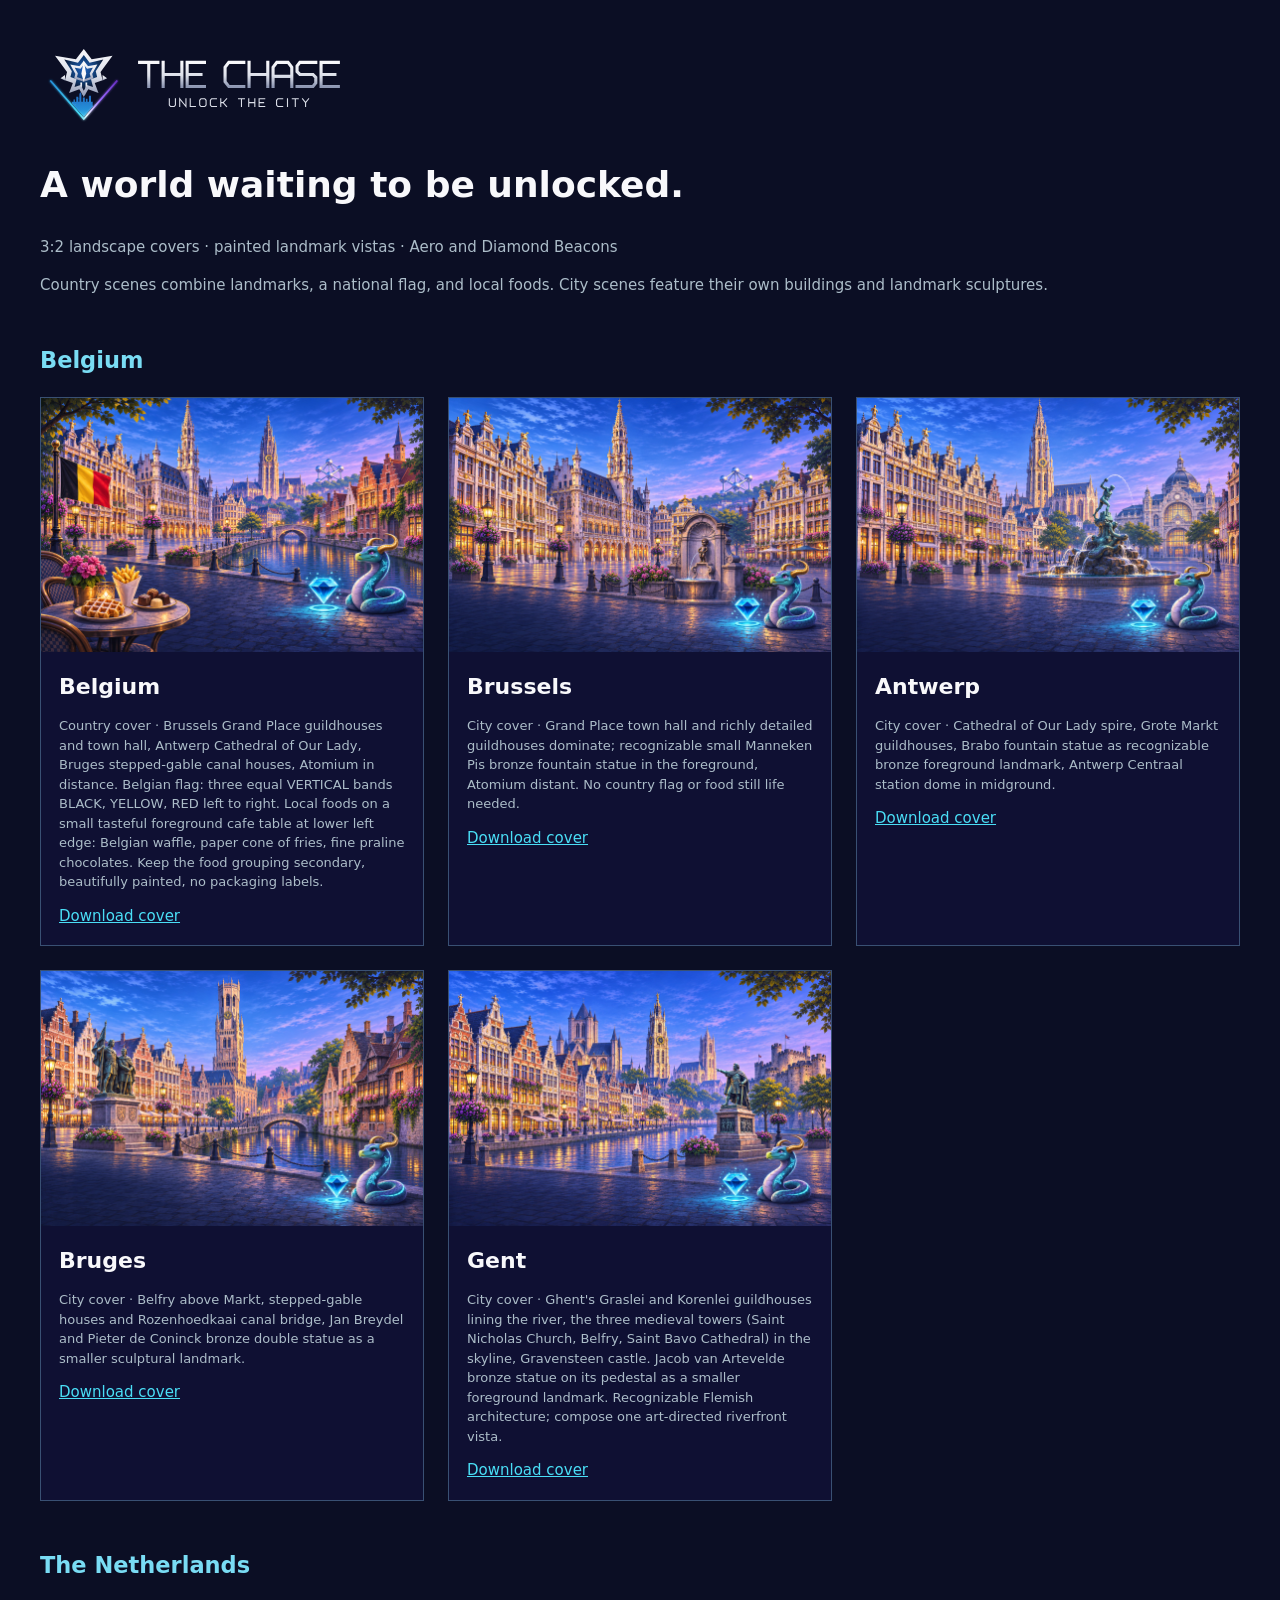
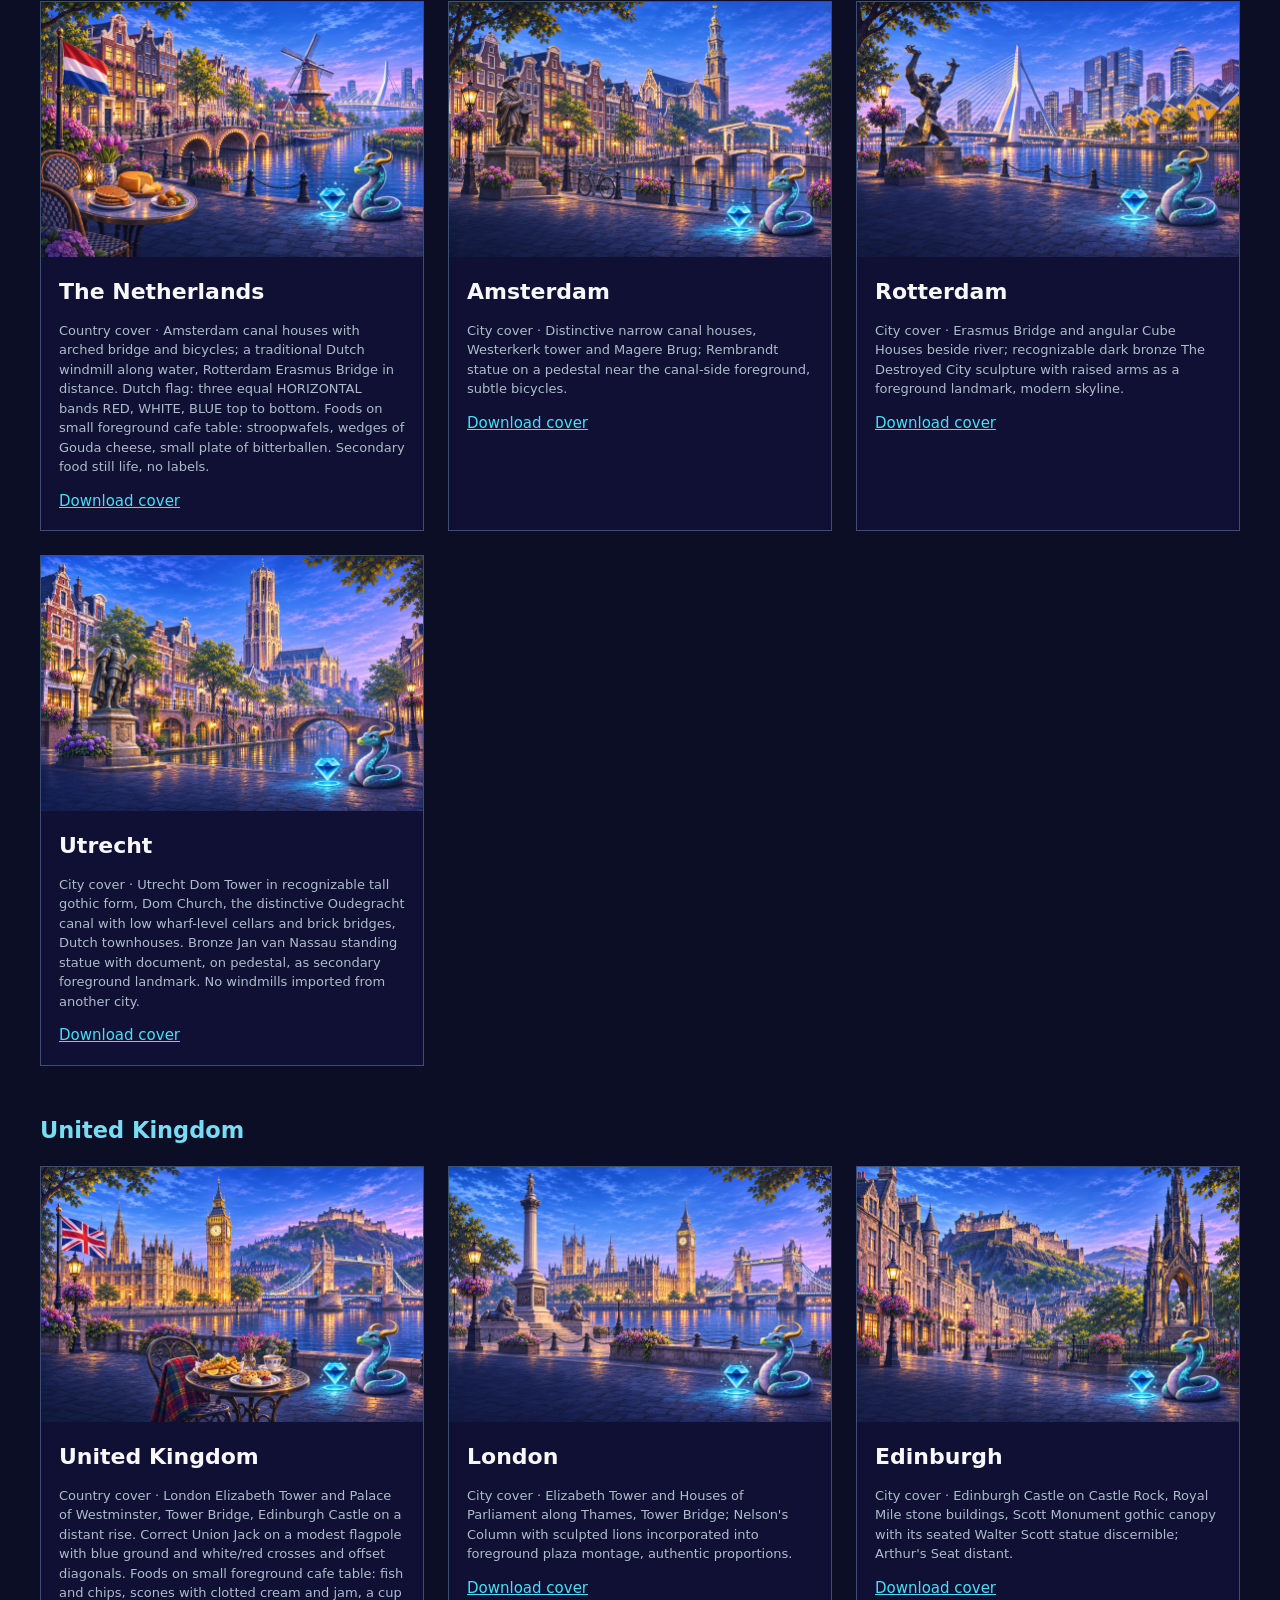
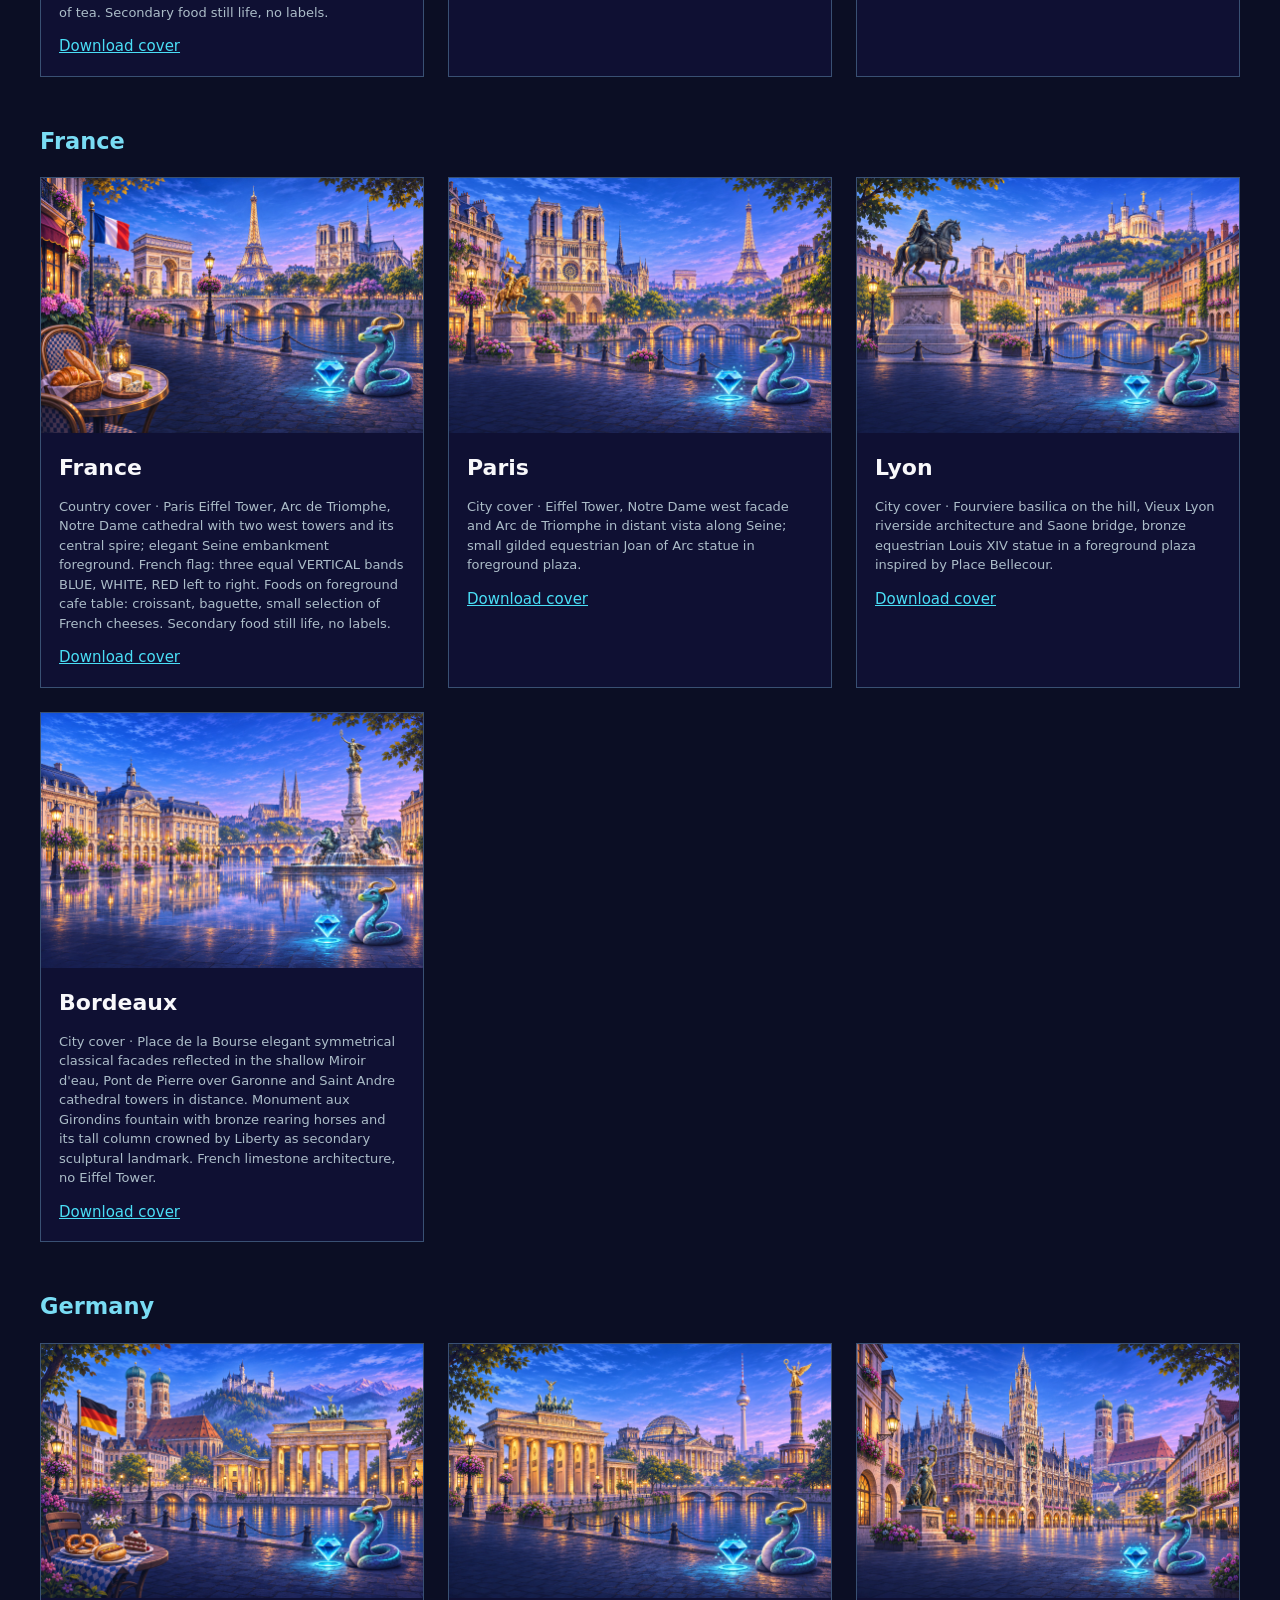
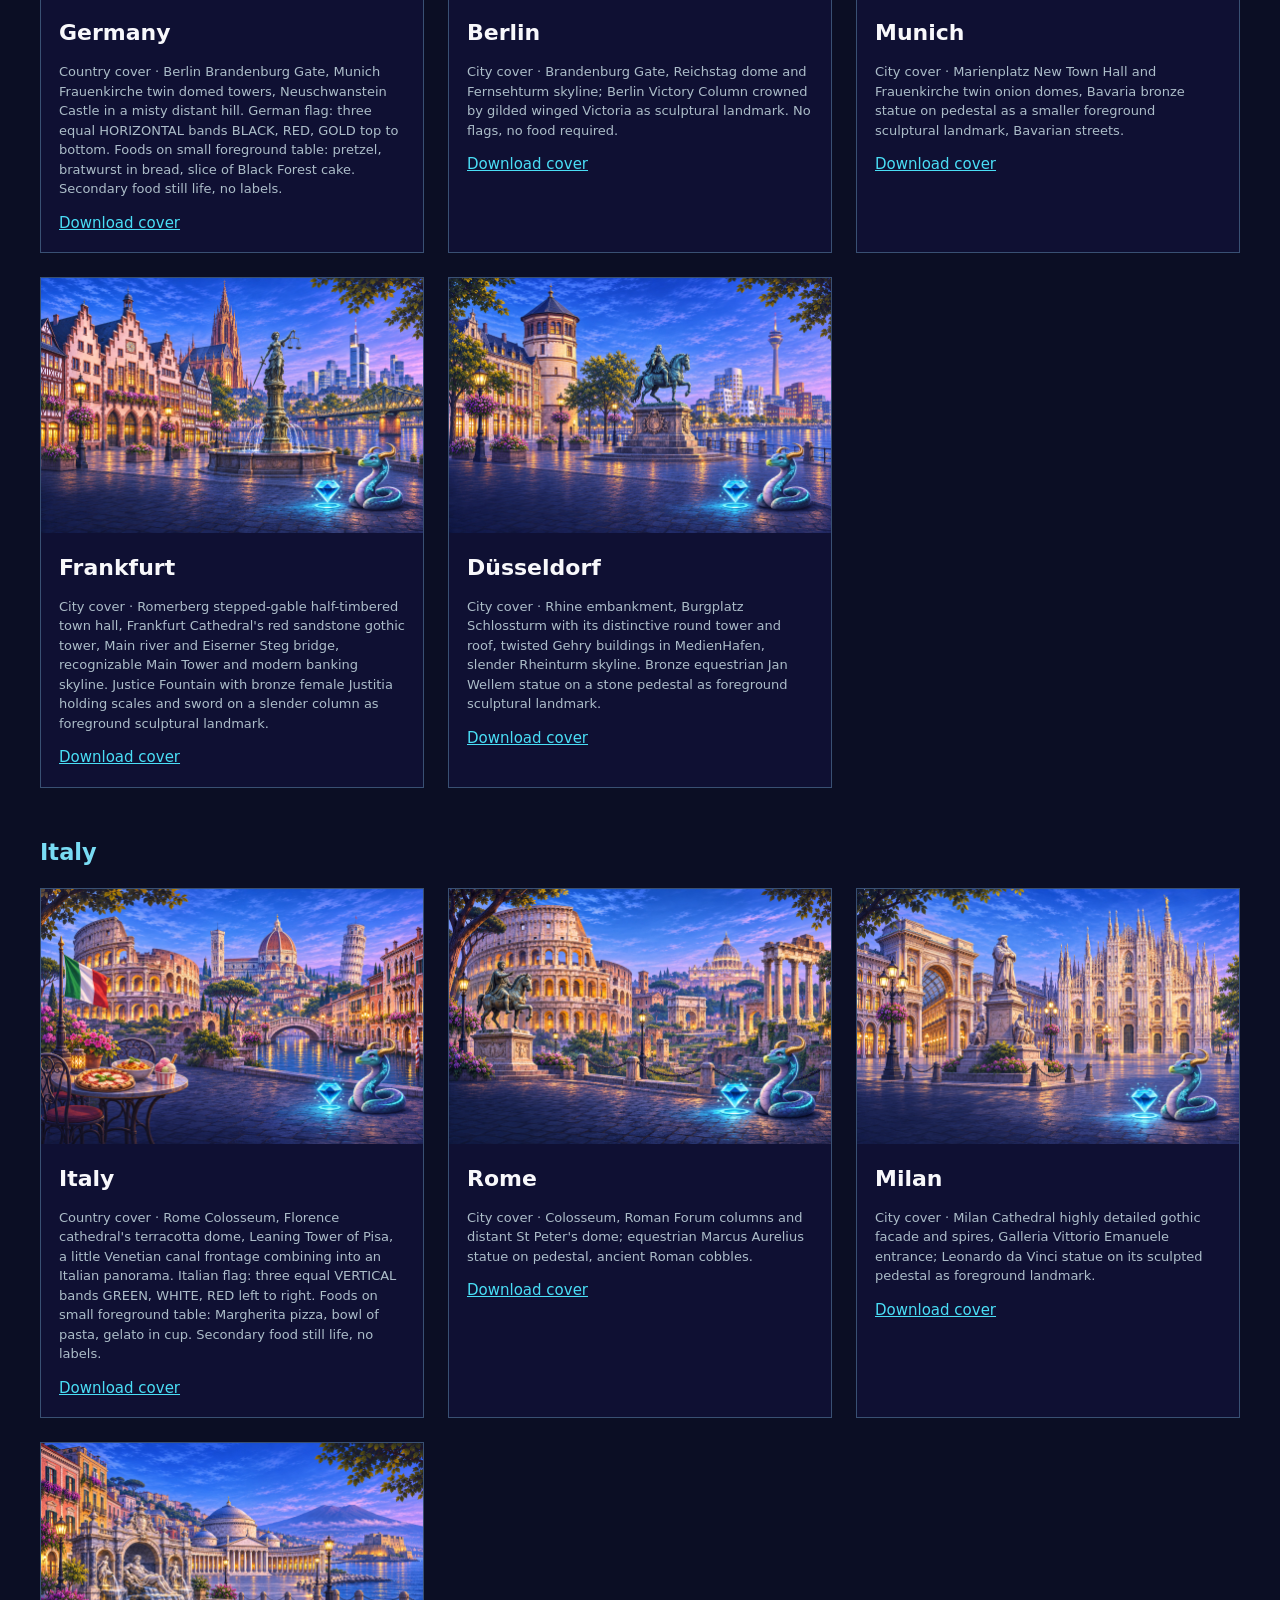
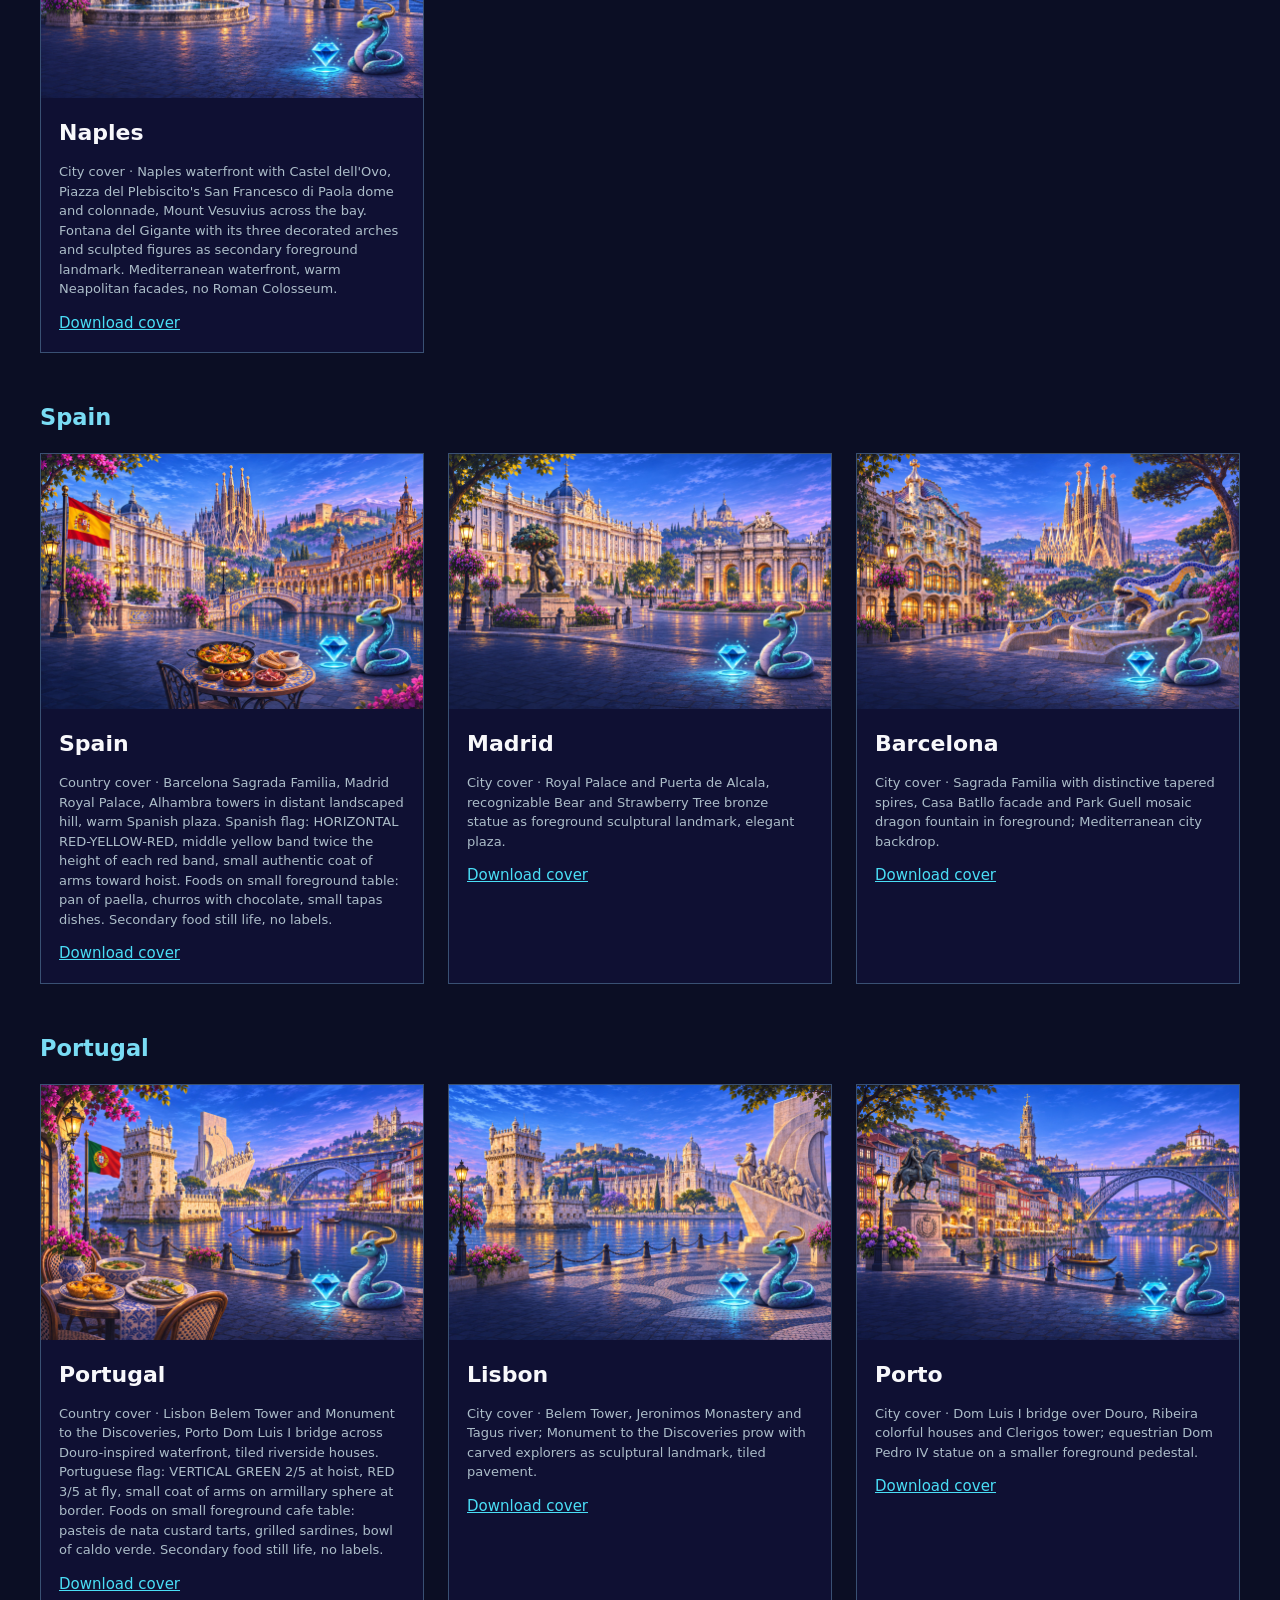
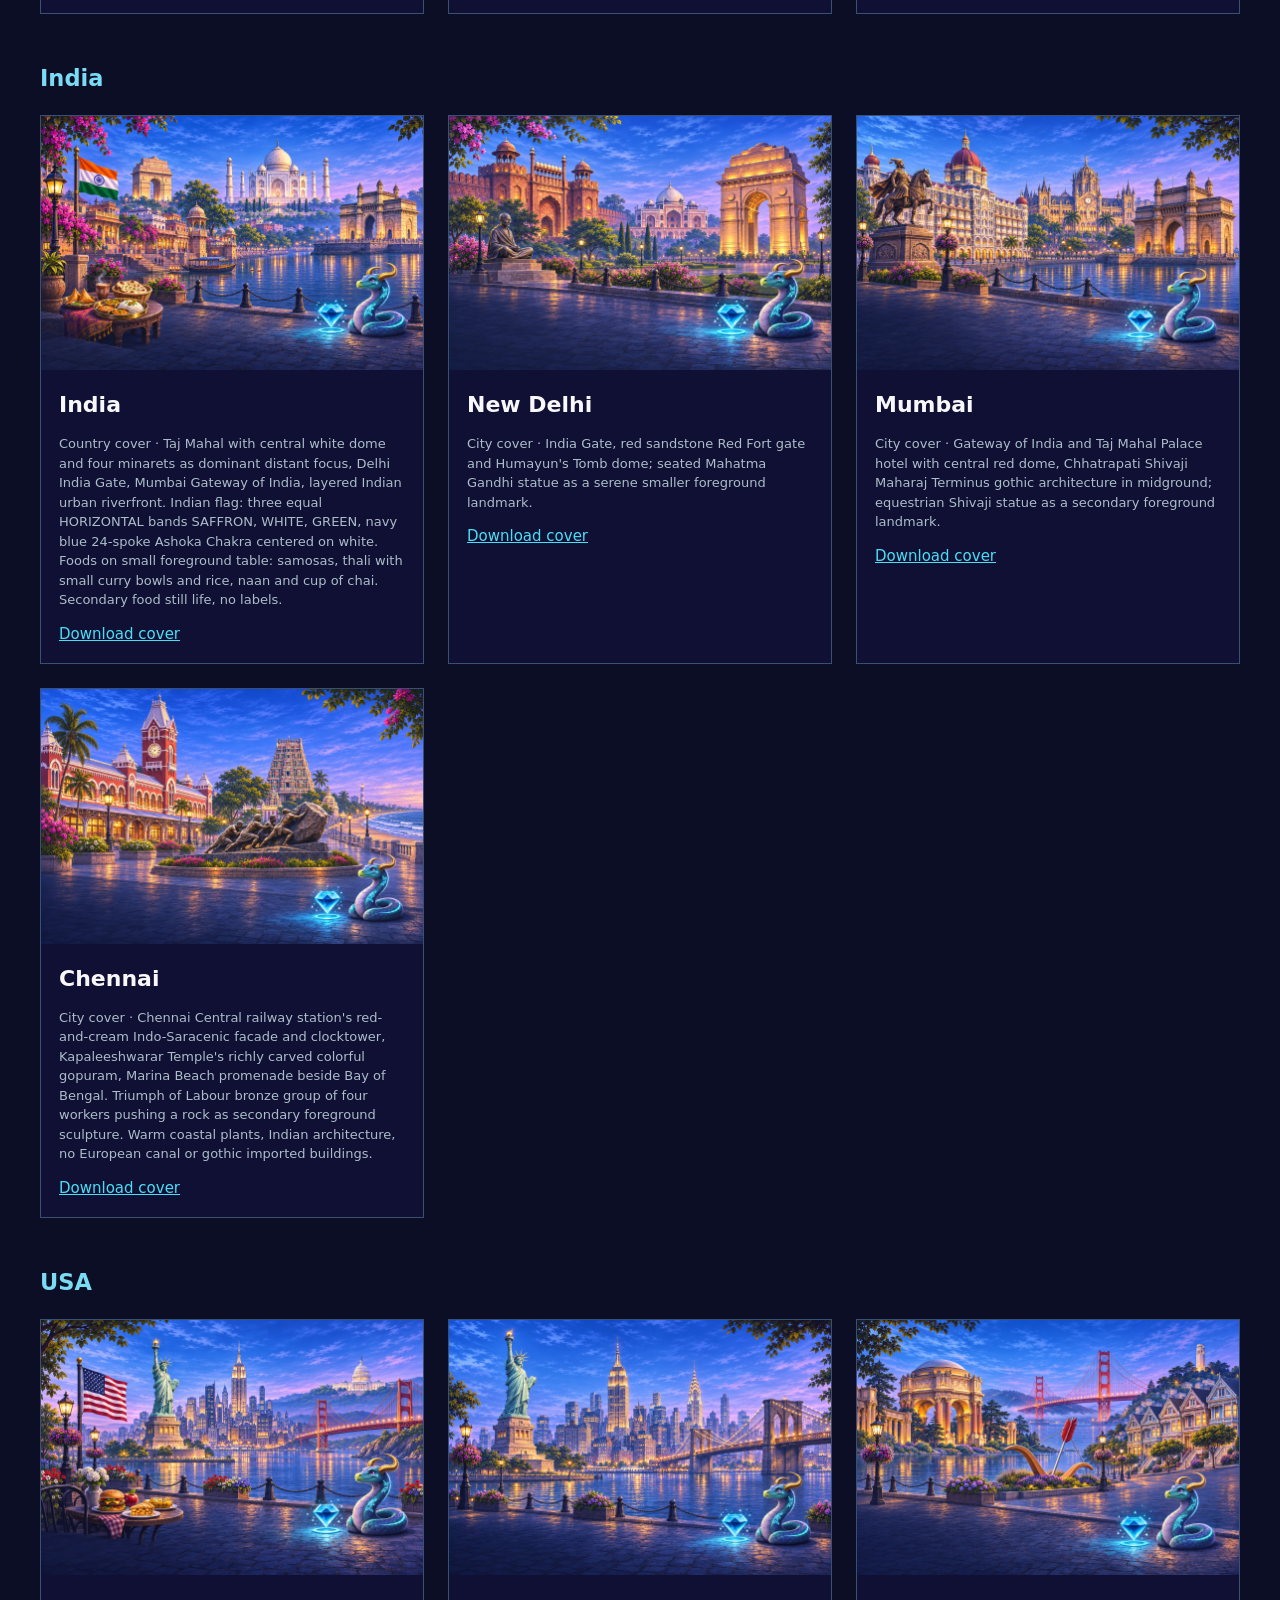
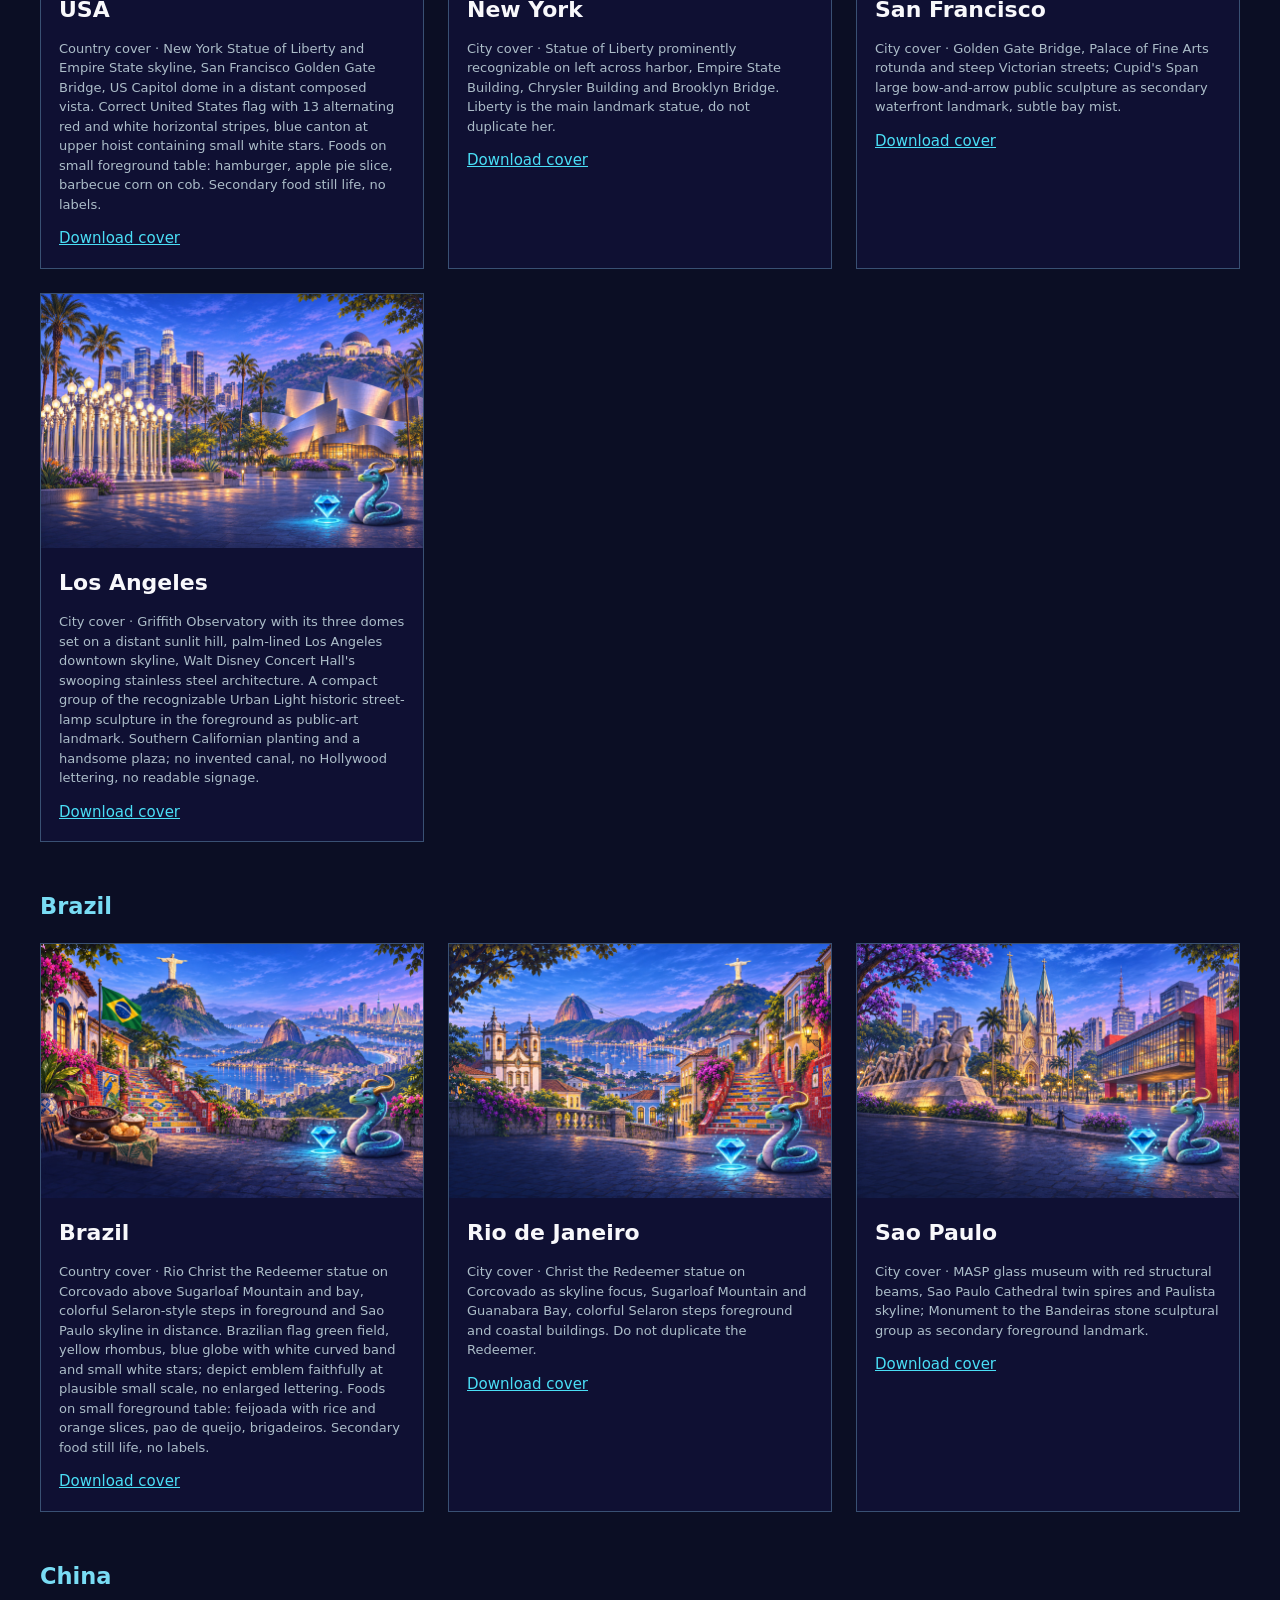
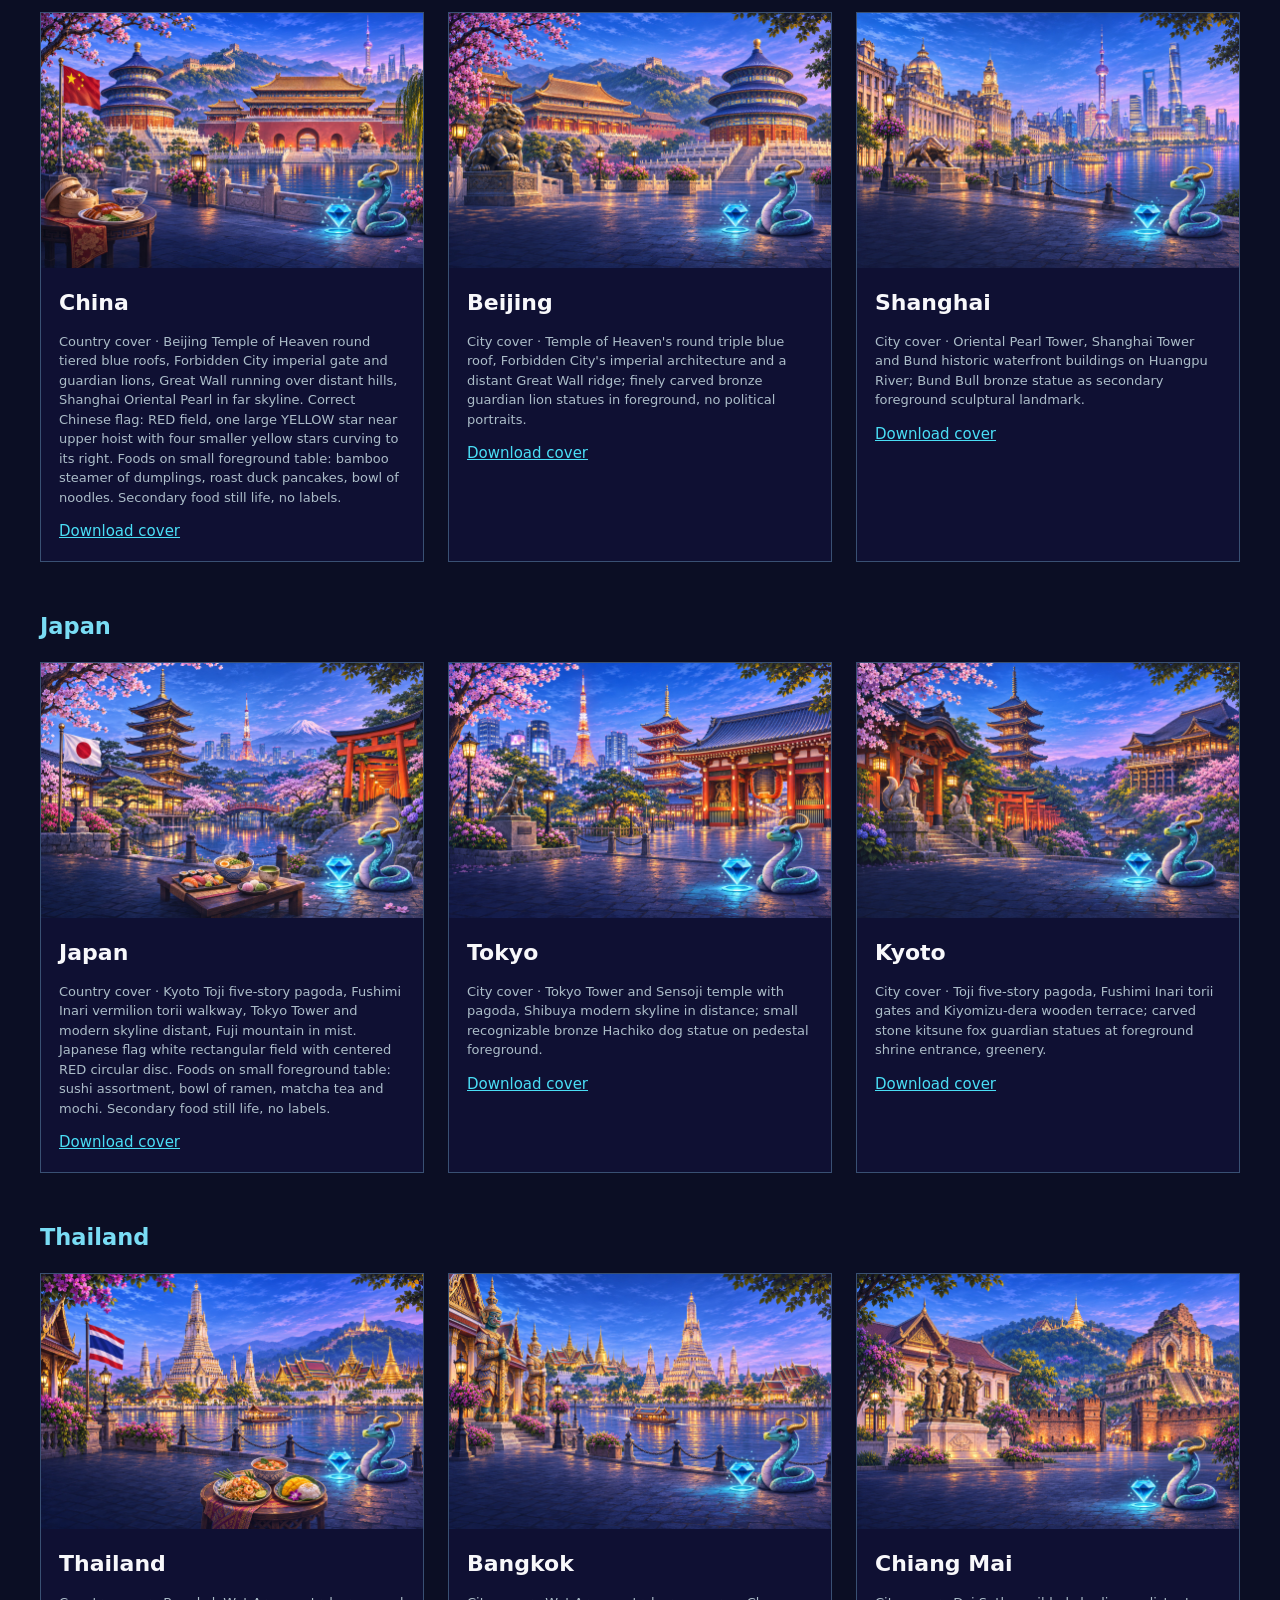
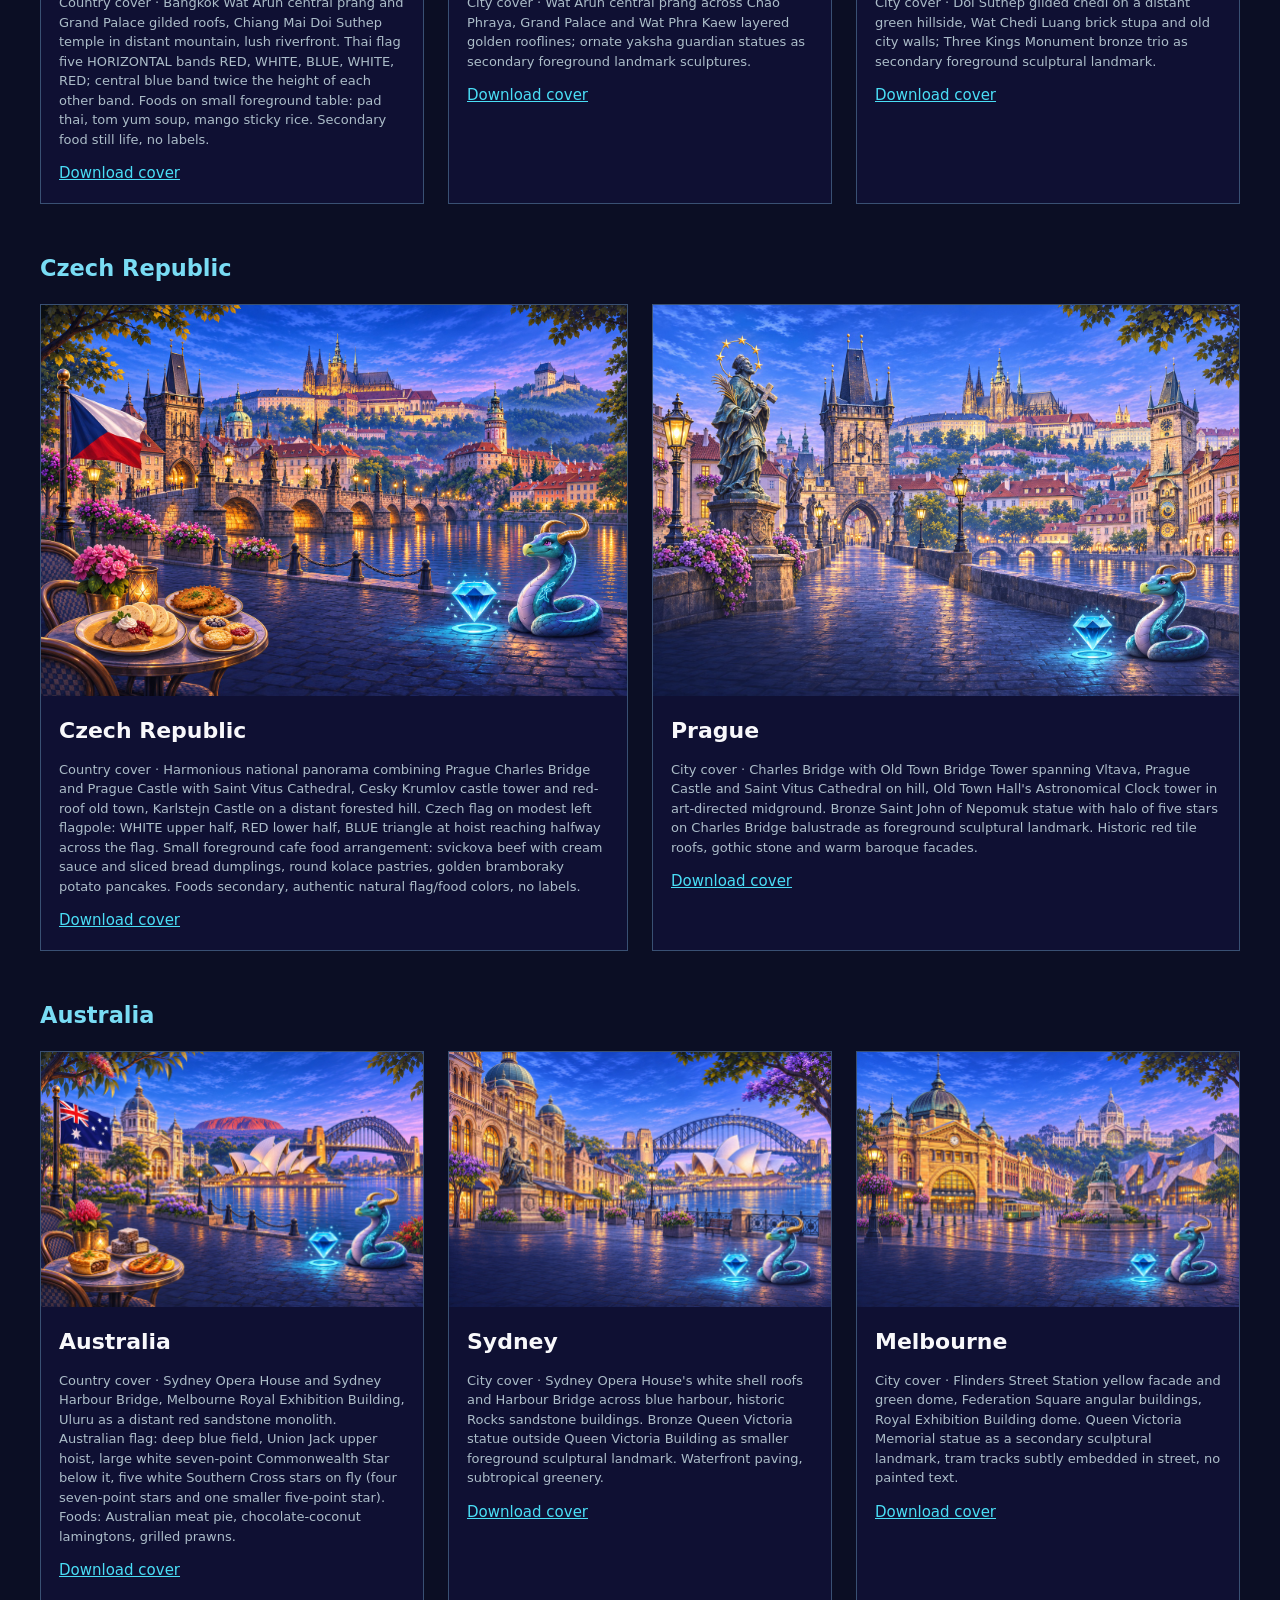
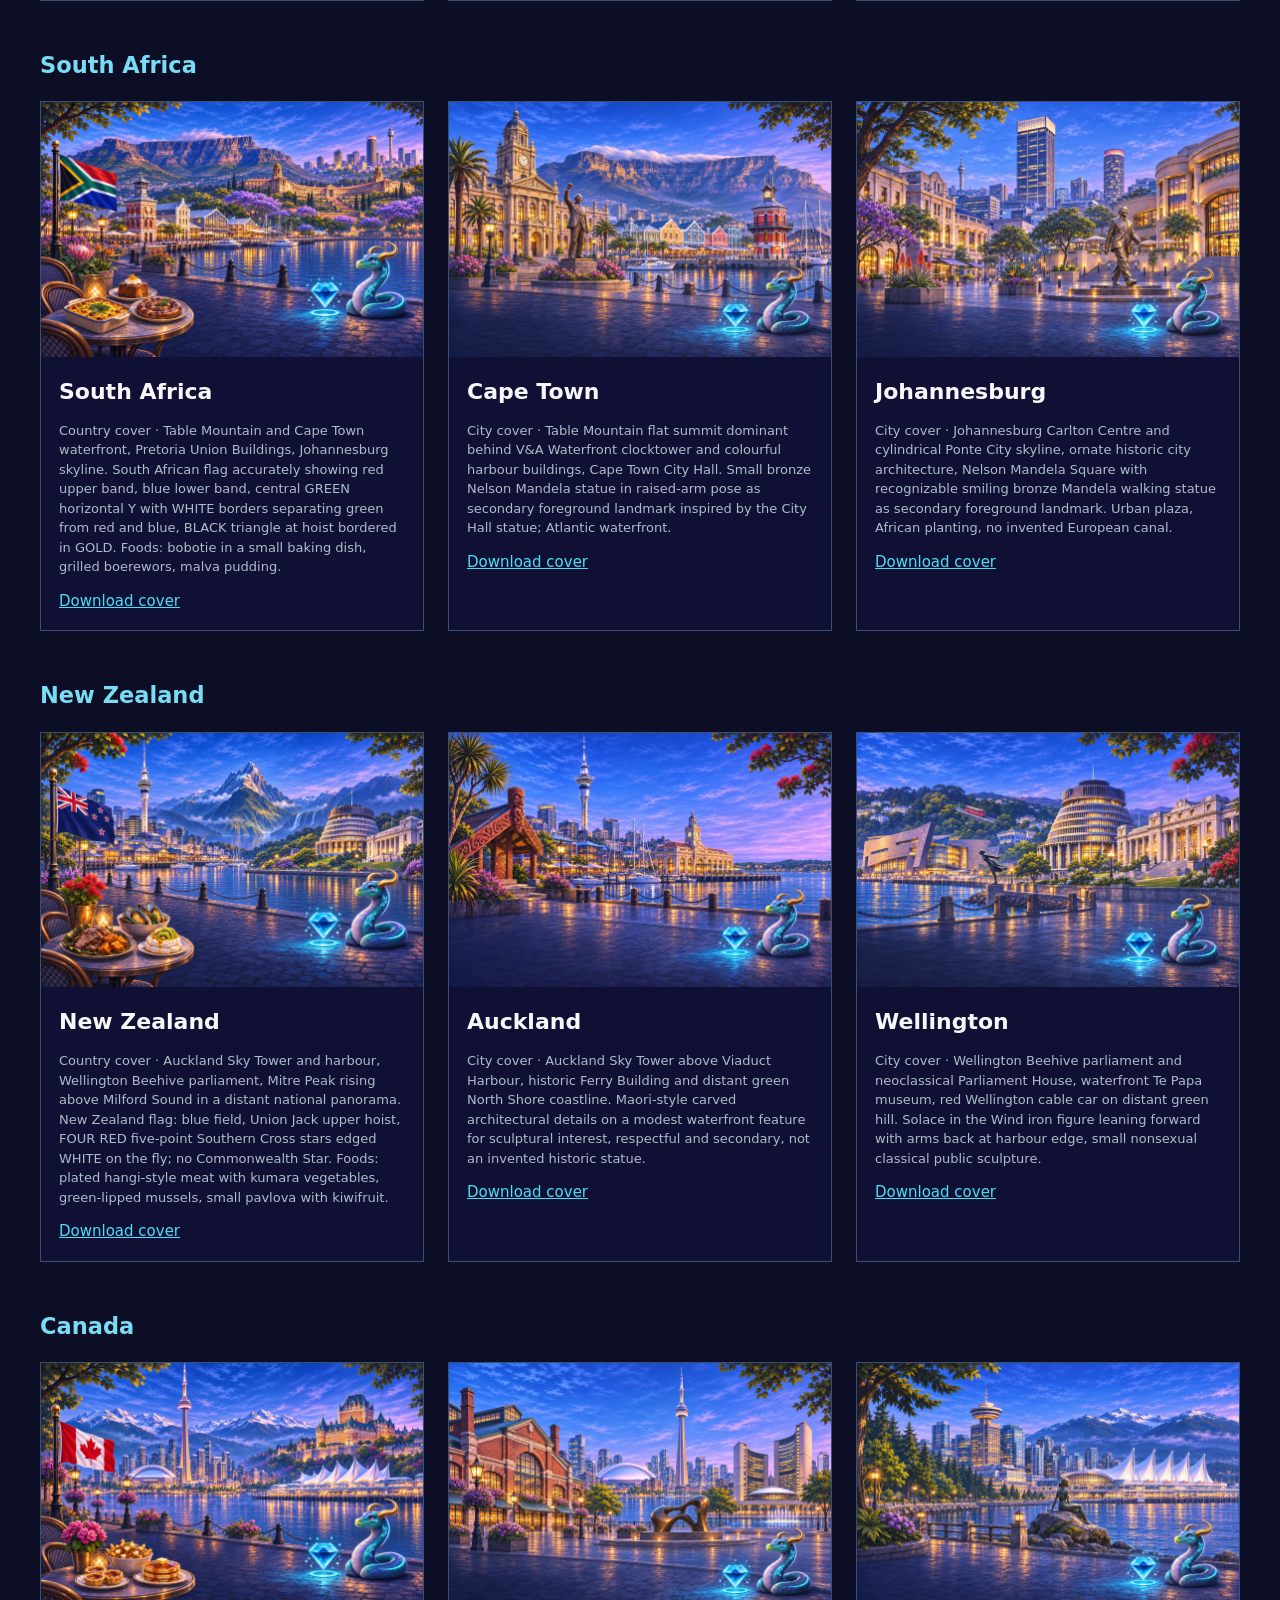
<file: assets/covers/index.html>
<!doctype html><html lang="en"><head><meta charset="utf-8">
<meta name="viewport" content="width=device-width,initial-scale=1"><title>The Chase — destination covers</title>
<style>*{box-sizing:border-box}body{margin:0;background:#0B0E24;color:#F8F8FB;font:15px/1.5 system-ui;padding:40px;max-width:1600px;margin:auto}header img{width:300px;max-width:100%}h1{font-size:36px}h2{margin-top:48px;color:#79DCF4}.grid{display:grid;grid-template-columns:repeat(auto-fit,minmax(320px,1fr));gap:24px}article{background:#0F1033;border:1px solid #395073;overflow:hidden}article img{width:100%;aspect-ratio:3/2;object-fit:cover;display:block}article div{padding:18px}h3{font-size:22px;margin:0 0 8px}p{color:#ACBDC9}article p{font-size:13px}a{color:#4ADEF6}@media(max-width:600px){body{padding:18px}.grid{grid-template-columns:1fr}}</style></head><body>
<header><img src="../logo/lockup-horizontal.svg" alt="The Chase — Unlock the City"><h1>A world waiting to be unlocked.</h1><p>3:2 landscape covers · painted landmark vistas · Aero and Diamond Beacons</p><p>Country scenes combine landmarks, a national flag, and local foods. City scenes feature their own buildings and landmark sculptures.</p></header><section><h2>Belgium</h2><div class="grid"><article><a href="belgium/belgium.jpg" download><img src="belgium/belgium.jpg" alt="Illustrated Belgium destination cover" loading="lazy"></a><div><h3>Belgium</h3><p>Country cover · Brussels Grand Place guildhouses and town hall, Antwerp Cathedral of Our Lady, Bruges stepped-gable canal houses, Atomium in distance. Belgian flag: three equal VERTICAL bands BLACK, YELLOW, RED left to right. Local foods on a small tasteful foreground cafe table at lower left edge: Belgian waffle, paper cone of fries, fine praline chocolates. Keep the food grouping secondary, beautifully painted, no packaging labels.</p><a href="belgium/belgium.jpg" download>Download cover</a></div></article><article><a href="belgium/brussels/brussels.jpg" download><img src="belgium/brussels/brussels.jpg" alt="Illustrated Brussels destination cover" loading="lazy"></a><div><h3>Brussels</h3><p>City cover · Grand Place town hall and richly detailed guildhouses dominate; recognizable small Manneken Pis bronze fountain statue in the foreground, Atomium distant. No country flag or food still life needed.</p><a href="belgium/brussels/brussels.jpg" download>Download cover</a></div></article><article><a href="belgium/antwerp/antwerp.jpg" download><img src="belgium/antwerp/antwerp.jpg" alt="Illustrated Antwerp destination cover" loading="lazy"></a><div><h3>Antwerp</h3><p>City cover · Cathedral of Our Lady spire, Grote Markt guildhouses, Brabo fountain statue as recognizable bronze foreground landmark, Antwerp Centraal station dome in midground.</p><a href="belgium/antwerp/antwerp.jpg" download>Download cover</a></div></article><article><a href="belgium/bruges/bruges.jpg" download><img src="belgium/bruges/bruges.jpg" alt="Illustrated Bruges destination cover" loading="lazy"></a><div><h3>Bruges</h3><p>City cover · Belfry above Markt, stepped-gable houses and Rozenhoedkaai canal bridge, Jan Breydel and Pieter de Coninck bronze double statue as a smaller sculptural landmark.</p><a href="belgium/bruges/bruges.jpg" download>Download cover</a></div></article><article><a href="belgium/gent/gent.jpg" download><img src="belgium/gent/gent.jpg" alt="Illustrated Gent destination cover" loading="lazy"></a><div><h3>Gent</h3><p>City cover · Ghent&#x27;s Graslei and Korenlei guildhouses lining the river, the three medieval towers (Saint Nicholas Church, Belfry, Saint Bavo Cathedral) in the skyline, Gravensteen castle. Jacob van Artevelde bronze statue on its pedestal as a smaller foreground landmark. Recognizable Flemish architecture; compose one art-directed riverfront vista.</p><a href="belgium/gent/gent.jpg" download>Download cover</a></div></article></div></section><section><h2>The Netherlands</h2><div class="grid"><article><a href="netherlands/netherlands.jpg" download><img src="netherlands/netherlands.jpg" alt="Illustrated The Netherlands destination cover" loading="lazy"></a><div><h3>The Netherlands</h3><p>Country cover · Amsterdam canal houses with arched bridge and bicycles; a traditional Dutch windmill along water, Rotterdam Erasmus Bridge in distance. Dutch flag: three equal HORIZONTAL bands RED, WHITE, BLUE top to bottom. Foods on small foreground cafe table: stroopwafels, wedges of Gouda cheese, small plate of bitterballen. Secondary food still life, no labels.</p><a href="netherlands/netherlands.jpg" download>Download cover</a></div></article><article><a href="netherlands/amsterdam/amsterdam.jpg" download><img src="netherlands/amsterdam/amsterdam.jpg" alt="Illustrated Amsterdam destination cover" loading="lazy"></a><div><h3>Amsterdam</h3><p>City cover · Distinctive narrow canal houses, Westerkerk tower and Magere Brug; Rembrandt statue on a pedestal near the canal-side foreground, subtle bicycles.</p><a href="netherlands/amsterdam/amsterdam.jpg" download>Download cover</a></div></article><article><a href="netherlands/rotterdam/rotterdam.jpg" download><img src="netherlands/rotterdam/rotterdam.jpg" alt="Illustrated Rotterdam destination cover" loading="lazy"></a><div><h3>Rotterdam</h3><p>City cover · Erasmus Bridge and angular Cube Houses beside river; recognizable dark bronze The Destroyed City sculpture with raised arms as a foreground landmark, modern skyline.</p><a href="netherlands/rotterdam/rotterdam.jpg" download>Download cover</a></div></article><article><a href="netherlands/utrecht/utrecht.jpg" download><img src="netherlands/utrecht/utrecht.jpg" alt="Illustrated Utrecht destination cover" loading="lazy"></a><div><h3>Utrecht</h3><p>City cover · Utrecht Dom Tower in recognizable tall gothic form, Dom Church, the distinctive Oudegracht canal with low wharf-level cellars and brick bridges, Dutch townhouses. Bronze Jan van Nassau standing statue with document, on pedestal, as secondary foreground landmark. No windmills imported from another city.</p><a href="netherlands/utrecht/utrecht.jpg" download>Download cover</a></div></article></div></section><section><h2>United Kingdom</h2><div class="grid"><article><a href="united-kingdom/united-kingdom.jpg" download><img src="united-kingdom/united-kingdom.jpg" alt="Illustrated United Kingdom destination cover" loading="lazy"></a><div><h3>United Kingdom</h3><p>Country cover · London Elizabeth Tower and Palace of Westminster, Tower Bridge, Edinburgh Castle on a distant rise. Correct Union Jack on a modest flagpole with blue ground and white/red crosses and offset diagonals. Foods on small foreground cafe table: fish and chips, scones with clotted cream and jam, a cup of tea. Secondary food still life, no labels.</p><a href="united-kingdom/united-kingdom.jpg" download>Download cover</a></div></article><article><a href="united-kingdom/london/london.jpg" download><img src="united-kingdom/london/london.jpg" alt="Illustrated London destination cover" loading="lazy"></a><div><h3>London</h3><p>City cover · Elizabeth Tower and Houses of Parliament along Thames, Tower Bridge; Nelson&#x27;s Column with sculpted lions incorporated into foreground plaza montage, authentic proportions.</p><a href="united-kingdom/london/london.jpg" download>Download cover</a></div></article><article><a href="united-kingdom/edinburgh/edinburgh.jpg" download><img src="united-kingdom/edinburgh/edinburgh.jpg" alt="Illustrated Edinburgh destination cover" loading="lazy"></a><div><h3>Edinburgh</h3><p>City cover · Edinburgh Castle on Castle Rock, Royal Mile stone buildings, Scott Monument gothic canopy with its seated Walter Scott statue discernible; Arthur&#x27;s Seat distant.</p><a href="united-kingdom/edinburgh/edinburgh.jpg" download>Download cover</a></div></article></div></section><section><h2>France</h2><div class="grid"><article><a href="france/france.jpg" download><img src="france/france.jpg" alt="Illustrated France destination cover" loading="lazy"></a><div><h3>France</h3><p>Country cover · Paris Eiffel Tower, Arc de Triomphe, Notre Dame cathedral with two west towers and its central spire; elegant Seine embankment foreground. French flag: three equal VERTICAL bands BLUE, WHITE, RED left to right. Foods on foreground cafe table: croissant, baguette, small selection of French cheeses. Secondary food still life, no labels.</p><a href="france/france.jpg" download>Download cover</a></div></article><article><a href="france/paris/paris.jpg" download><img src="france/paris/paris.jpg" alt="Illustrated Paris destination cover" loading="lazy"></a><div><h3>Paris</h3><p>City cover · Eiffel Tower, Notre Dame west facade and Arc de Triomphe in distant vista along Seine; small gilded equestrian Joan of Arc statue in foreground plaza.</p><a href="france/paris/paris.jpg" download>Download cover</a></div></article><article><a href="france/lyon/lyon.jpg" download><img src="france/lyon/lyon.jpg" alt="Illustrated Lyon destination cover" loading="lazy"></a><div><h3>Lyon</h3><p>City cover · Fourviere basilica on the hill, Vieux Lyon riverside architecture and Saone bridge, bronze equestrian Louis XIV statue in a foreground plaza inspired by Place Bellecour.</p><a href="france/lyon/lyon.jpg" download>Download cover</a></div></article><article><a href="france/bordeaux/bordeaux.jpg" download><img src="france/bordeaux/bordeaux.jpg" alt="Illustrated Bordeaux destination cover" loading="lazy"></a><div><h3>Bordeaux</h3><p>City cover · Place de la Bourse elegant symmetrical classical facades reflected in the shallow Miroir d&#x27;eau, Pont de Pierre over Garonne and Saint Andre cathedral towers in distance. Monument aux Girondins fountain with bronze rearing horses and its tall column crowned by Liberty as secondary sculptural landmark. French limestone architecture, no Eiffel Tower.</p><a href="france/bordeaux/bordeaux.jpg" download>Download cover</a></div></article></div></section><section><h2>Germany</h2><div class="grid"><article><a href="germany/germany.jpg" download><img src="germany/germany.jpg" alt="Illustrated Germany destination cover" loading="lazy"></a><div><h3>Germany</h3><p>Country cover · Berlin Brandenburg Gate, Munich Frauenkirche twin domed towers, Neuschwanstein Castle in a misty distant hill. German flag: three equal HORIZONTAL bands BLACK, RED, GOLD top to bottom. Foods on small foreground table: pretzel, bratwurst in bread, slice of Black Forest cake. Secondary food still life, no labels.</p><a href="germany/germany.jpg" download>Download cover</a></div></article><article><a href="germany/berlin/berlin.jpg" download><img src="germany/berlin/berlin.jpg" alt="Illustrated Berlin destination cover" loading="lazy"></a><div><h3>Berlin</h3><p>City cover · Brandenburg Gate, Reichstag dome and Fernsehturm skyline; Berlin Victory Column crowned by gilded winged Victoria as sculptural landmark. No flags, no food required.</p><a href="germany/berlin/berlin.jpg" download>Download cover</a></div></article><article><a href="germany/munich/munich.jpg" download><img src="germany/munich/munich.jpg" alt="Illustrated Munich destination cover" loading="lazy"></a><div><h3>Munich</h3><p>City cover · Marienplatz New Town Hall and Frauenkirche twin onion domes, Bavaria bronze statue on pedestal as a smaller foreground sculptural landmark, Bavarian streets.</p><a href="germany/munich/munich.jpg" download>Download cover</a></div></article><article><a href="germany/frankfurt/frankfurt.jpg" download><img src="germany/frankfurt/frankfurt.jpg" alt="Illustrated Frankfurt destination cover" loading="lazy"></a><div><h3>Frankfurt</h3><p>City cover · Romerberg stepped-gable half-timbered town hall, Frankfurt Cathedral&#x27;s red sandstone gothic tower, Main river and Eiserner Steg bridge, recognizable Main Tower and modern banking skyline. Justice Fountain with bronze female Justitia holding scales and sword on a slender column as foreground sculptural landmark.</p><a href="germany/frankfurt/frankfurt.jpg" download>Download cover</a></div></article><article><a href="germany/dusseldorf/dusseldorf.jpg" download><img src="germany/dusseldorf/dusseldorf.jpg" alt="Illustrated Düsseldorf destination cover" loading="lazy"></a><div><h3>Düsseldorf</h3><p>City cover · Rhine embankment, Burgplatz Schlossturm with its distinctive round tower and roof, twisted Gehry buildings in MedienHafen, slender Rheinturm skyline. Bronze equestrian Jan Wellem statue on a stone pedestal as foreground sculptural landmark.</p><a href="germany/dusseldorf/dusseldorf.jpg" download>Download cover</a></div></article></div></section><section><h2>Italy</h2><div class="grid"><article><a href="italy/italy.jpg" download><img src="italy/italy.jpg" alt="Illustrated Italy destination cover" loading="lazy"></a><div><h3>Italy</h3><p>Country cover · Rome Colosseum, Florence cathedral&#x27;s terracotta dome, Leaning Tower of Pisa, a little Venetian canal frontage combining into an Italian panorama. Italian flag: three equal VERTICAL bands GREEN, WHITE, RED left to right. Foods on small foreground table: Margherita pizza, bowl of pasta, gelato in cup. Secondary food still life, no labels.</p><a href="italy/italy.jpg" download>Download cover</a></div></article><article><a href="italy/rome/rome.jpg" download><img src="italy/rome/rome.jpg" alt="Illustrated Rome destination cover" loading="lazy"></a><div><h3>Rome</h3><p>City cover · Colosseum, Roman Forum columns and distant St Peter&#x27;s dome; equestrian Marcus Aurelius statue on pedestal, ancient Roman cobbles.</p><a href="italy/rome/rome.jpg" download>Download cover</a></div></article><article><a href="italy/milan/milan.jpg" download><img src="italy/milan/milan.jpg" alt="Illustrated Milan destination cover" loading="lazy"></a><div><h3>Milan</h3><p>City cover · Milan Cathedral highly detailed gothic facade and spires, Galleria Vittorio Emanuele entrance; Leonardo da Vinci statue on its sculpted pedestal as foreground landmark.</p><a href="italy/milan/milan.jpg" download>Download cover</a></div></article><article><a href="italy/naples/naples.jpg" download><img src="italy/naples/naples.jpg" alt="Illustrated Naples destination cover" loading="lazy"></a><div><h3>Naples</h3><p>City cover · Naples waterfront with Castel dell&#x27;Ovo, Piazza del Plebiscito&#x27;s San Francesco di Paola dome and colonnade, Mount Vesuvius across the bay. Fontana del Gigante with its three decorated arches and sculpted figures as secondary foreground landmark. Mediterranean waterfront, warm Neapolitan facades, no Roman Colosseum.</p><a href="italy/naples/naples.jpg" download>Download cover</a></div></article></div></section><section><h2>Spain</h2><div class="grid"><article><a href="spain/spain.jpg" download><img src="spain/spain.jpg" alt="Illustrated Spain destination cover" loading="lazy"></a><div><h3>Spain</h3><p>Country cover · Barcelona Sagrada Familia, Madrid Royal Palace, Alhambra towers in distant landscaped hill, warm Spanish plaza. Spanish flag: HORIZONTAL RED-YELLOW-RED, middle yellow band twice the height of each red band, small authentic coat of arms toward hoist. Foods on small foreground table: pan of paella, churros with chocolate, small tapas dishes. Secondary food still life, no labels.</p><a href="spain/spain.jpg" download>Download cover</a></div></article><article><a href="spain/madrid/madrid.jpg" download><img src="spain/madrid/madrid.jpg" alt="Illustrated Madrid destination cover" loading="lazy"></a><div><h3>Madrid</h3><p>City cover · Royal Palace and Puerta de Alcala, recognizable Bear and Strawberry Tree bronze statue as foreground sculptural landmark, elegant plaza.</p><a href="spain/madrid/madrid.jpg" download>Download cover</a></div></article><article><a href="spain/barcelona/barcelona.jpg" download><img src="spain/barcelona/barcelona.jpg" alt="Illustrated Barcelona destination cover" loading="lazy"></a><div><h3>Barcelona</h3><p>City cover · Sagrada Familia with distinctive tapered spires, Casa Batllo facade and Park Guell mosaic dragon fountain in foreground; Mediterranean city backdrop.</p><a href="spain/barcelona/barcelona.jpg" download>Download cover</a></div></article></div></section><section><h2>Portugal</h2><div class="grid"><article><a href="portugal/portugal.jpg" download><img src="portugal/portugal.jpg" alt="Illustrated Portugal destination cover" loading="lazy"></a><div><h3>Portugal</h3><p>Country cover · Lisbon Belem Tower and Monument to the Discoveries, Porto Dom Luis I bridge across Douro-inspired waterfront, tiled riverside houses. Portuguese flag: VERTICAL GREEN 2/5 at hoist, RED 3/5 at fly, small coat of arms on armillary sphere at border. Foods on small foreground cafe table: pasteis de nata custard tarts, grilled sardines, bowl of caldo verde. Secondary food still life, no labels.</p><a href="portugal/portugal.jpg" download>Download cover</a></div></article><article><a href="portugal/lisbon/lisbon.jpg" download><img src="portugal/lisbon/lisbon.jpg" alt="Illustrated Lisbon destination cover" loading="lazy"></a><div><h3>Lisbon</h3><p>City cover · Belem Tower, Jeronimos Monastery and Tagus river; Monument to the Discoveries prow with carved explorers as sculptural landmark, tiled pavement.</p><a href="portugal/lisbon/lisbon.jpg" download>Download cover</a></div></article><article><a href="portugal/porto/porto.jpg" download><img src="portugal/porto/porto.jpg" alt="Illustrated Porto destination cover" loading="lazy"></a><div><h3>Porto</h3><p>City cover · Dom Luis I bridge over Douro, Ribeira colorful houses and Clerigos tower; equestrian Dom Pedro IV statue on a smaller foreground pedestal.</p><a href="portugal/porto/porto.jpg" download>Download cover</a></div></article></div></section><section><h2>India</h2><div class="grid"><article><a href="india/india.jpg" download><img src="india/india.jpg" alt="Illustrated India destination cover" loading="lazy"></a><div><h3>India</h3><p>Country cover · Taj Mahal with central white dome and four minarets as dominant distant focus, Delhi India Gate, Mumbai Gateway of India, layered Indian urban riverfront. Indian flag: three equal HORIZONTAL bands SAFFRON, WHITE, GREEN, navy blue 24-spoke Ashoka Chakra centered on white. Foods on small foreground table: samosas, thali with small curry bowls and rice, naan and cup of chai. Secondary food still life, no labels.</p><a href="india/india.jpg" download>Download cover</a></div></article><article><a href="india/new-delhi/new-delhi.jpg" download><img src="india/new-delhi/new-delhi.jpg" alt="Illustrated New Delhi destination cover" loading="lazy"></a><div><h3>New Delhi</h3><p>City cover · India Gate, red sandstone Red Fort gate and Humayun&#x27;s Tomb dome; seated Mahatma Gandhi statue as a serene smaller foreground landmark.</p><a href="india/new-delhi/new-delhi.jpg" download>Download cover</a></div></article><article><a href="india/mumbai/mumbai.jpg" download><img src="india/mumbai/mumbai.jpg" alt="Illustrated Mumbai destination cover" loading="lazy"></a><div><h3>Mumbai</h3><p>City cover · Gateway of India and Taj Mahal Palace hotel with central red dome, Chhatrapati Shivaji Maharaj Terminus gothic architecture in midground; equestrian Shivaji statue as a secondary foreground landmark.</p><a href="india/mumbai/mumbai.jpg" download>Download cover</a></div></article><article><a href="india/chennai/chennai.jpg" download><img src="india/chennai/chennai.jpg" alt="Illustrated Chennai destination cover" loading="lazy"></a><div><h3>Chennai</h3><p>City cover · Chennai Central railway station&#x27;s red-and-cream Indo-Saracenic facade and clocktower, Kapaleeshwarar Temple&#x27;s richly carved colorful gopuram, Marina Beach promenade beside Bay of Bengal. Triumph of Labour bronze group of four workers pushing a rock as secondary foreground sculpture. Warm coastal plants, Indian architecture, no European canal or gothic imported buildings.</p><a href="india/chennai/chennai.jpg" download>Download cover</a></div></article></div></section><section><h2>USA</h2><div class="grid"><article><a href="usa/usa.jpg" download><img src="usa/usa.jpg" alt="Illustrated USA destination cover" loading="lazy"></a><div><h3>USA</h3><p>Country cover · New York Statue of Liberty and Empire State skyline, San Francisco Golden Gate Bridge, US Capitol dome in a distant composed vista. Correct United States flag with 13 alternating red and white horizontal stripes, blue canton at upper hoist containing small white stars. Foods on small foreground table: hamburger, apple pie slice, barbecue corn on cob. Secondary food still life, no labels.</p><a href="usa/usa.jpg" download>Download cover</a></div></article><article><a href="usa/new-york/new-york.jpg" download><img src="usa/new-york/new-york.jpg" alt="Illustrated New York destination cover" loading="lazy"></a><div><h3>New York</h3><p>City cover · Statue of Liberty prominently recognizable on left across harbor, Empire State Building, Chrysler Building and Brooklyn Bridge. Liberty is the main landmark statue, do not duplicate her.</p><a href="usa/new-york/new-york.jpg" download>Download cover</a></div></article><article><a href="usa/san-francisco/san-francisco.jpg" download><img src="usa/san-francisco/san-francisco.jpg" alt="Illustrated San Francisco destination cover" loading="lazy"></a><div><h3>San Francisco</h3><p>City cover · Golden Gate Bridge, Palace of Fine Arts rotunda and steep Victorian streets; Cupid&#x27;s Span large bow-and-arrow public sculpture as secondary waterfront landmark, subtle bay mist.</p><a href="usa/san-francisco/san-francisco.jpg" download>Download cover</a></div></article><article><a href="usa/los-angeles/los-angeles.jpg" download><img src="usa/los-angeles/los-angeles.jpg" alt="Illustrated Los Angeles destination cover" loading="lazy"></a><div><h3>Los Angeles</h3><p>City cover · Griffith Observatory with its three domes set on a distant sunlit hill, palm-lined Los Angeles downtown skyline, Walt Disney Concert Hall&#x27;s swooping stainless steel architecture. A compact group of the recognizable Urban Light historic street-lamp sculpture in the foreground as public-art landmark. Southern Californian planting and a handsome plaza; no invented canal, no Hollywood lettering, no readable signage.</p><a href="usa/los-angeles/los-angeles.jpg" download>Download cover</a></div></article></div></section><section><h2>Brazil</h2><div class="grid"><article><a href="brazil/brazil.jpg" download><img src="brazil/brazil.jpg" alt="Illustrated Brazil destination cover" loading="lazy"></a><div><h3>Brazil</h3><p>Country cover · Rio Christ the Redeemer statue on Corcovado above Sugarloaf Mountain and bay, colorful Selaron-style steps in foreground and Sao Paulo skyline in distance. Brazilian flag green field, yellow rhombus, blue globe with white curved band and small white stars; depict emblem faithfully at plausible small scale, no enlarged lettering. Foods on small foreground table: feijoada with rice and orange slices, pao de queijo, brigadeiros. Secondary food still life, no labels.</p><a href="brazil/brazil.jpg" download>Download cover</a></div></article><article><a href="brazil/rio-de-janeiro/rio-de-janeiro.jpg" download><img src="brazil/rio-de-janeiro/rio-de-janeiro.jpg" alt="Illustrated Rio de Janeiro destination cover" loading="lazy"></a><div><h3>Rio de Janeiro</h3><p>City cover · Christ the Redeemer statue on Corcovado as skyline focus, Sugarloaf Mountain and Guanabara Bay, colorful Selaron steps foreground and coastal buildings. Do not duplicate the Redeemer.</p><a href="brazil/rio-de-janeiro/rio-de-janeiro.jpg" download>Download cover</a></div></article><article><a href="brazil/sao-paulo/sao-paulo.jpg" download><img src="brazil/sao-paulo/sao-paulo.jpg" alt="Illustrated Sao Paulo destination cover" loading="lazy"></a><div><h3>Sao Paulo</h3><p>City cover · MASP glass museum with red structural beams, Sao Paulo Cathedral twin spires and Paulista skyline; Monument to the Bandeiras stone sculptural group as secondary foreground landmark.</p><a href="brazil/sao-paulo/sao-paulo.jpg" download>Download cover</a></div></article></div></section><section><h2>China</h2><div class="grid"><article><a href="china/china.jpg" download><img src="china/china.jpg" alt="Illustrated China destination cover" loading="lazy"></a><div><h3>China</h3><p>Country cover · Beijing Temple of Heaven round tiered blue roofs, Forbidden City imperial gate and guardian lions, Great Wall running over distant hills, Shanghai Oriental Pearl in far skyline. Correct Chinese flag: RED field, one large YELLOW star near upper hoist with four smaller yellow stars curving to its right. Foods on small foreground table: bamboo steamer of dumplings, roast duck pancakes, bowl of noodles. Secondary food still life, no labels.</p><a href="china/china.jpg" download>Download cover</a></div></article><article><a href="china/beijing/beijing.jpg" download><img src="china/beijing/beijing.jpg" alt="Illustrated Beijing destination cover" loading="lazy"></a><div><h3>Beijing</h3><p>City cover · Temple of Heaven&#x27;s round triple blue roof, Forbidden City&#x27;s imperial architecture and a distant Great Wall ridge; finely carved bronze guardian lion statues in foreground, no political portraits.</p><a href="china/beijing/beijing.jpg" download>Download cover</a></div></article><article><a href="china/shanghai/shanghai.jpg" download><img src="china/shanghai/shanghai.jpg" alt="Illustrated Shanghai destination cover" loading="lazy"></a><div><h3>Shanghai</h3><p>City cover · Oriental Pearl Tower, Shanghai Tower and Bund historic waterfront buildings on Huangpu River; Bund Bull bronze statue as secondary foreground sculptural landmark.</p><a href="china/shanghai/shanghai.jpg" download>Download cover</a></div></article></div></section><section><h2>Japan</h2><div class="grid"><article><a href="japan/japan.jpg" download><img src="japan/japan.jpg" alt="Illustrated Japan destination cover" loading="lazy"></a><div><h3>Japan</h3><p>Country cover · Kyoto Toji five-story pagoda, Fushimi Inari vermilion torii walkway, Tokyo Tower and modern skyline distant, Fuji mountain in mist. Japanese flag white rectangular field with centered RED circular disc. Foods on small foreground table: sushi assortment, bowl of ramen, matcha tea and mochi. Secondary food still life, no labels.</p><a href="japan/japan.jpg" download>Download cover</a></div></article><article><a href="japan/tokyo/tokyo.jpg" download><img src="japan/tokyo/tokyo.jpg" alt="Illustrated Tokyo destination cover" loading="lazy"></a><div><h3>Tokyo</h3><p>City cover · Tokyo Tower and Sensoji temple with pagoda, Shibuya modern skyline in distance; small recognizable bronze Hachiko dog statue on pedestal foreground.</p><a href="japan/tokyo/tokyo.jpg" download>Download cover</a></div></article><article><a href="japan/kyoto/kyoto.jpg" download><img src="japan/kyoto/kyoto.jpg" alt="Illustrated Kyoto destination cover" loading="lazy"></a><div><h3>Kyoto</h3><p>City cover · Toji five-story pagoda, Fushimi Inari torii gates and Kiyomizu-dera wooden terrace; carved stone kitsune fox guardian statues at foreground shrine entrance, greenery.</p><a href="japan/kyoto/kyoto.jpg" download>Download cover</a></div></article></div></section><section><h2>Thailand</h2><div class="grid"><article><a href="thailand/thailand.jpg" download><img src="thailand/thailand.jpg" alt="Illustrated Thailand destination cover" loading="lazy"></a><div><h3>Thailand</h3><p>Country cover · Bangkok Wat Arun central prang and Grand Palace gilded roofs, Chiang Mai Doi Suthep temple in distant mountain, lush riverfront. Thai flag five HORIZONTAL bands RED, WHITE, BLUE, WHITE, RED; central blue band twice the height of each other band. Foods on small foreground table: pad thai, tom yum soup, mango sticky rice. Secondary food still life, no labels.</p><a href="thailand/thailand.jpg" download>Download cover</a></div></article><article><a href="thailand/bangkok/bangkok.jpg" download><img src="thailand/bangkok/bangkok.jpg" alt="Illustrated Bangkok destination cover" loading="lazy"></a><div><h3>Bangkok</h3><p>City cover · Wat Arun central prang across Chao Phraya, Grand Palace and Wat Phra Kaew layered golden rooflines; ornate yaksha guardian statues as secondary foreground landmark sculptures.</p><a href="thailand/bangkok/bangkok.jpg" download>Download cover</a></div></article><article><a href="thailand/chiang-mai/chiang-mai.jpg" download><img src="thailand/chiang-mai/chiang-mai.jpg" alt="Illustrated Chiang Mai destination cover" loading="lazy"></a><div><h3>Chiang Mai</h3><p>City cover · Doi Suthep gilded chedi on a distant green hillside, Wat Chedi Luang brick stupa and old city walls; Three Kings Monument bronze trio as secondary foreground sculptural landmark.</p><a href="thailand/chiang-mai/chiang-mai.jpg" download>Download cover</a></div></article></div></section><section><h2>Czech Republic</h2><div class="grid"><article><a href="czech-republic/czech-republic.jpg" download><img src="czech-republic/czech-republic.jpg" alt="Illustrated Czech Republic destination cover" loading="lazy"></a><div><h3>Czech Republic</h3><p>Country cover · Harmonious national panorama combining Prague Charles Bridge and Prague Castle with Saint Vitus Cathedral, Cesky Krumlov castle tower and red-roof old town, Karlstejn Castle on a distant forested hill. Czech flag on modest left flagpole: WHITE upper half, RED lower half, BLUE triangle at hoist reaching halfway across the flag. Small foreground cafe food arrangement: svickova beef with cream sauce and sliced bread dumplings, round kolace pastries, golden bramboraky potato pancakes. Foods secondary, authentic natural flag/food colors, no labels.</p><a href="czech-republic/czech-republic.jpg" download>Download cover</a></div></article><article><a href="czech-republic/prague/prague.jpg" download><img src="czech-republic/prague/prague.jpg" alt="Illustrated Prague destination cover" loading="lazy"></a><div><h3>Prague</h3><p>City cover · Charles Bridge with Old Town Bridge Tower spanning Vltava, Prague Castle and Saint Vitus Cathedral on hill, Old Town Hall&#x27;s Astronomical Clock tower in art-directed midground. Bronze Saint John of Nepomuk statue with halo of five stars on Charles Bridge balustrade as foreground sculptural landmark. Historic red tile roofs, gothic stone and warm baroque facades.</p><a href="czech-republic/prague/prague.jpg" download>Download cover</a></div></article></div></section><section><h2>Australia</h2><div class="grid"><article><a href="australia/australia.jpg" download><img src="australia/australia.jpg" alt="Illustrated Australia destination cover" loading="lazy"></a><div><h3>Australia</h3><p>Country cover · Sydney Opera House and Sydney Harbour Bridge, Melbourne Royal Exhibition Building, Uluru as a distant red sandstone monolith. Australian flag: deep blue field, Union Jack upper hoist, large white seven-point Commonwealth Star below it, five white Southern Cross stars on fly (four seven-point stars and one smaller five-point star). Foods: Australian meat pie, chocolate-coconut lamingtons, grilled prawns.</p><a href="australia/australia.jpg" download>Download cover</a></div></article><article><a href="australia/sydney/sydney.jpg" download><img src="australia/sydney/sydney.jpg" alt="Illustrated Sydney destination cover" loading="lazy"></a><div><h3>Sydney</h3><p>City cover · Sydney Opera House&#x27;s white shell roofs and Harbour Bridge across blue harbour, historic Rocks sandstone buildings. Bronze Queen Victoria statue outside Queen Victoria Building as smaller foreground sculptural landmark. Waterfront paving, subtropical greenery.</p><a href="australia/sydney/sydney.jpg" download>Download cover</a></div></article><article><a href="australia/melbourne/melbourne.jpg" download><img src="australia/melbourne/melbourne.jpg" alt="Illustrated Melbourne destination cover" loading="lazy"></a><div><h3>Melbourne</h3><p>City cover · Flinders Street Station yellow facade and green dome, Federation Square angular buildings, Royal Exhibition Building dome. Queen Victoria Memorial statue as a secondary sculptural landmark, tram tracks subtly embedded in street, no painted text.</p><a href="australia/melbourne/melbourne.jpg" download>Download cover</a></div></article></div></section><section><h2>South Africa</h2><div class="grid"><article><a href="south-africa/south-africa.jpg" download><img src="south-africa/south-africa.jpg" alt="Illustrated South Africa destination cover" loading="lazy"></a><div><h3>South Africa</h3><p>Country cover · Table Mountain and Cape Town waterfront, Pretoria Union Buildings, Johannesburg skyline. South African flag accurately showing red upper band, blue lower band, central GREEN horizontal Y with WHITE borders separating green from red and blue, BLACK triangle at hoist bordered in GOLD. Foods: bobotie in a small baking dish, grilled boerewors, malva pudding.</p><a href="south-africa/south-africa.jpg" download>Download cover</a></div></article><article><a href="south-africa/cape-town/cape-town.jpg" download><img src="south-africa/cape-town/cape-town.jpg" alt="Illustrated Cape Town destination cover" loading="lazy"></a><div><h3>Cape Town</h3><p>City cover · Table Mountain flat summit dominant behind V&amp;A Waterfront clocktower and colourful harbour buildings, Cape Town City Hall. Small bronze Nelson Mandela statue in raised-arm pose as secondary foreground landmark inspired by the City Hall statue; Atlantic waterfront.</p><a href="south-africa/cape-town/cape-town.jpg" download>Download cover</a></div></article><article><a href="south-africa/johannesburg/johannesburg.jpg" download><img src="south-africa/johannesburg/johannesburg.jpg" alt="Illustrated Johannesburg destination cover" loading="lazy"></a><div><h3>Johannesburg</h3><p>City cover · Johannesburg Carlton Centre and cylindrical Ponte City skyline, ornate historic city architecture, Nelson Mandela Square with recognizable smiling bronze Mandela walking statue as secondary foreground landmark. Urban plaza, African planting, no invented European canal.</p><a href="south-africa/johannesburg/johannesburg.jpg" download>Download cover</a></div></article></div></section><section><h2>New Zealand</h2><div class="grid"><article><a href="new-zealand/new-zealand.jpg" download><img src="new-zealand/new-zealand.jpg" alt="Illustrated New Zealand destination cover" loading="lazy"></a><div><h3>New Zealand</h3><p>Country cover · Auckland Sky Tower and harbour, Wellington Beehive parliament, Mitre Peak rising above Milford Sound in a distant national panorama. New Zealand flag: blue field, Union Jack upper hoist, FOUR RED five-point Southern Cross stars edged WHITE on the fly; no Commonwealth Star. Foods: plated hangi-style meat with kumara vegetables, green-lipped mussels, small pavlova with kiwifruit.</p><a href="new-zealand/new-zealand.jpg" download>Download cover</a></div></article><article><a href="new-zealand/auckland/auckland.jpg" download><img src="new-zealand/auckland/auckland.jpg" alt="Illustrated Auckland destination cover" loading="lazy"></a><div><h3>Auckland</h3><p>City cover · Auckland Sky Tower above Viaduct Harbour, historic Ferry Building and distant green North Shore coastline. Maori-style carved architectural details on a modest waterfront feature for sculptural interest, respectful and secondary, not an invented historic statue.</p><a href="new-zealand/auckland/auckland.jpg" download>Download cover</a></div></article><article><a href="new-zealand/wellington/wellington.jpg" download><img src="new-zealand/wellington/wellington.jpg" alt="Illustrated Wellington destination cover" loading="lazy"></a><div><h3>Wellington</h3><p>City cover · Wellington Beehive parliament and neoclassical Parliament House, waterfront Te Papa museum, red Wellington cable car on distant green hill. Solace in the Wind iron figure leaning forward with arms back at harbour edge, small nonsexual classical public sculpture.</p><a href="new-zealand/wellington/wellington.jpg" download>Download cover</a></div></article></div></section><section><h2>Canada</h2><div class="grid"><article><a href="canada/canada.jpg" download><img src="canada/canada.jpg" alt="Illustrated Canada destination cover" loading="lazy"></a><div><h3>Canada</h3><p>Country cover · Toronto CN Tower, Quebec City&#x27;s Chateau Frontenac, Vancouver Canada Place white sails with Rocky Mountain scenery behind. Canadian flag: RED vertical side panels, WHITE central panel twice the width of each red panel, centered RED eleven-point maple leaf. Foods: poutine, butter tarts, pancakes with maple syrup.</p><a href="canada/canada.jpg" download>Download cover</a></div></article><article><a href="canada/toronto/toronto.jpg" download><img src="canada/toronto/toronto.jpg" alt="Illustrated Toronto destination cover" loading="lazy"></a><div><h3>Toronto</h3><p>City cover · CN Tower and Rogers Centre dome across Toronto harbour, historic St Lawrence Market facade, Nathan Phillips Square curved city hall towers. Henry Moore&#x27;s Three Way Piece No.2 The Archer abstract bronze sculpture as smaller foreground landmark. No Toronto lettering.</p><a href="canada/toronto/toronto.jpg" download>Download cover</a></div></article><article><a href="canada/vancouver/vancouver.jpg" download><img src="canada/vancouver/vancouver.jpg" alt="Illustrated Vancouver destination cover" loading="lazy"></a><div><h3>Vancouver</h3><p>City cover · Canada Place white sails and Vancouver Harbour Centre saucer tower beneath North Shore mountains, Stanley Park waterfront. The bronze Girl in a Wetsuit sculpture sitting on a waterfront boulder as smaller secondary landmark. Pacific coastal greenery.</p><a href="canada/vancouver/vancouver.jpg" download>Download cover</a></div></article></div></section><section><h2>United Arab Emirates</h2><div class="grid"><article><a href="united-arab-emirates/united-arab-emirates.jpg" download><img src="united-arab-emirates/united-arab-emirates.jpg" alt="Illustrated United Arab Emirates destination cover" loading="lazy"></a><div><h3>United Arab Emirates</h3><p>Country cover · Dubai Burj Khalifa and sail-shaped Burj Al Arab, Abu Dhabi Sheikh Zayed Grand Mosque and Qasr Al Watan palace. UAE flag: RED vertical hoist band, remaining field has equal GREEN, WHITE, BLACK horizontal bands top to bottom. Foods: machboos rice with chicken, luqaimat dumplings with date syrup, dates beside small Arabic coffee cups.</p><a href="united-arab-emirates/united-arab-emirates.jpg" download>Download cover</a></div></article><article><a href="united-arab-emirates/dubai/dubai.jpg" download><img src="united-arab-emirates/dubai/dubai.jpg" alt="Illustrated Dubai destination cover" loading="lazy"></a><div><h3>Dubai</h3><p>City cover · Burj Khalifa slender stepped skyline focus, Dubai Frame and sail-shaped Burj Al Arab in distance, Museum of the Future&#x27;s toroidal form with abstract architectural calligraphic perforations rather than legible text. A pair of small bronze wing forms inspired by Wings of Mexico as secondary foreground public sculpture.</p><a href="united-arab-emirates/dubai/dubai.jpg" download>Download cover</a></div></article><article><a href="united-arab-emirates/abu-dhabi/abu-dhabi.jpg" download><img src="united-arab-emirates/abu-dhabi/abu-dhabi.jpg" alt="Illustrated Abu Dhabi destination cover" loading="lazy"></a><div><h3>Abu Dhabi</h3><p>City cover · Sheikh Zayed Grand Mosque white domes and minarets, Louvre Abu Dhabi perforated dome, Qasr Al Watan palace, Etihad Towers distant. Sculptural white marble floral columns and ornamental courtyard fountains provide local sculptural detail; no invented human monuments.</p><a href="united-arab-emirates/abu-dhabi/abu-dhabi.jpg" download>Download cover</a></div></article></div></section><section><h2>Qatar</h2><div class="grid"><article><a href="qatar/qatar.jpg" download><img src="qatar/qatar.jpg" alt="Illustrated Qatar destination cover" loading="lazy"></a><div><h3>Qatar</h3><p>Country cover · Doha Museum of Islamic Art and West Bay skyline, National Museum of Qatar interlocking desert-rose discs, Lusail Katara Towers paired sweeping crescents. Qatar flag: WHITE at hoist, deep MAROON on fly, separated by NINE white triangular serrations pointing into maroon. Foods: chicken machboos, harees porridge, luqaimat with syrup.</p><a href="qatar/qatar.jpg" download>Download cover</a></div></article><article><a href="qatar/doha/doha.jpg" download><img src="qatar/doha/doha.jpg" alt="Illustrated Doha destination cover" loading="lazy"></a><div><h3>Doha</h3><p>City cover · Museum of Islamic Art&#x27;s geometric stacked stone facade, West Bay towers and curved Corniche, National Museum desert-rose discs. Recognizable Pearl Monument open oyster shell holding a pearl as secondary foreground sculptural landmark, dhow harbour.</p><a href="qatar/doha/doha.jpg" download>Download cover</a></div></article><article><a href="qatar/lusail/lusail.jpg" download><img src="qatar/lusail/lusail.jpg" alt="Illustrated Lusail destination cover" loading="lazy"></a><div><h3>Lusail</h3><p>City cover · Katara Towers paired crescent-shaped hotel towers above Lusail Marina, four Lusail Plaza towers and gold lattice Lusail Stadium in midground. Sweeping sculptural crescent architecture provides sculptural interest; no invented figurative statue. Contemporary waterfront plazas.</p><a href="qatar/lusail/lusail.jpg" download>Download cover</a></div></article></div></section><section><h2>Kuwait</h2><div class="grid"><article><a href="kuwait/kuwait.jpg" download><img src="kuwait/kuwait.jpg" alt="Illustrated Kuwait destination cover" loading="lazy"></a><div><h3>Kuwait</h3><p>Country cover · Kuwait Towers three slender towers with distinctive spherical forms, Grand Mosque, Liberation Tower and historic dhow waterfront. Kuwaiti flag: three equal horizontal GREEN, WHITE, RED bands top to bottom; BLACK trapezoid at hoist. Foods: machboos chicken and rice, mutabbaq samak fish with rice, sliced golden gers ogaily cake.</p><a href="kuwait/kuwait.jpg" download>Download cover</a></div></article><article><a href="kuwait/kuwait-city/kuwait-city.jpg" download><img src="kuwait/kuwait-city/kuwait-city.jpg" alt="Illustrated Kuwait City destination cover" loading="lazy"></a><div><h3>Kuwait City</h3><p>City cover · Kuwait Towers with blue-green spherical cladding, Liberation Tower, Grand Mosque&#x27;s dome and minaret, dhow harbour. Large traditional dhow with carved timber prow as a secondary sculptural waterfront object, no invented human statue.</p><a href="kuwait/kuwait-city/kuwait-city.jpg" download>Download cover</a></div></article><article><a href="kuwait/salmiya/salmiya.jpg" download><img src="kuwait/salmiya/salmiya.jpg" alt="Illustrated Salmiya destination cover" loading="lazy"></a><div><h3>Salmiya</h3><p>City cover · Scientific Center aquarium&#x27;s warm geometric architecture with sail-like canopy, Marina Crescent curved waterfront, Salmiya coastal towers and traditional dhow in museum harbour. Sculptural sail canopy and dhow&#x27;s carved prow as local design details; no invented statues.</p><a href="kuwait/salmiya/salmiya.jpg" download>Download cover</a></div></article></div></section><section><h2>Turkey</h2><div class="grid"><article><a href="turkey/turkey.jpg" download><img src="turkey/turkey.jpg" alt="Illustrated Turkey destination cover" loading="lazy"></a><div><h3>Turkey</h3><p>Country cover · Istanbul Hagia Sophia, Blue Mosque domes and minarets, Galata Tower, Ankara Anitkabir monumental colonnade in distant national panorama. Turkish flag: RED field with WHITE crescent opening toward the fly and a WHITE five-point star immediately to its right. Foods: grilled kebab platter, simit sesame bread ring, baklava.</p><a href="turkey/turkey.jpg" download>Download cover</a></div></article><article><a href="turkey/istanbul/istanbul.jpg" download><img src="turkey/istanbul/istanbul.jpg" alt="Illustrated Istanbul destination cover" loading="lazy"></a><div><h3>Istanbul</h3><p>City cover · Hagia Sophia massive central dome and minarets, Blue Mosque cascading domes, Galata Tower across Bosphorus-inspired vista. Historic Hippodrome Obelisk of Theodosius on carved relief pedestal as foreground sculptural monument. Authentic Ottoman waterfront and stonework.</p><a href="turkey/istanbul/istanbul.jpg" download>Download cover</a></div></article><article><a href="turkey/ankara/ankara.jpg" download><img src="turkey/ankara/ankara.jpg" alt="Illustrated Ankara destination cover" loading="lazy"></a><div><h3>Ankara</h3><p>City cover · Anitkabir monumental colonnade, Ankara Castle hill walls, Kocatepe Mosque white domes and four minarets. Ataturk equestrian Victory Monument from Ulus as secondary foreground bronze sculpture; Turkish urban plaza.</p><a href="turkey/ankara/ankara.jpg" download>Download cover</a></div></article></div></section><section><h2>Vietnam</h2><div class="grid"><article><a href="vietnam/vietnam.jpg" download><img src="vietnam/vietnam.jpg" alt="Illustrated Vietnam destination cover" loading="lazy"></a><div><h3>Vietnam</h3><p>Country cover · Hanoi Hoan Kiem Lake Turtle Tower and red Huc Bridge, Ho Chi Minh City Central Post Office facade, Ha Long Bay limestone karsts and Hue imperial architecture in distance. Vietnamese flag: RED rectangular field with one centered large YELLOW five-point star. Foods: pho noodle soup, banh mi baguette sandwich, fresh goi cuon spring rolls.</p><a href="vietnam/vietnam.jpg" download>Download cover</a></div></article><article><a href="vietnam/hanoi/hanoi.jpg" download><img src="vietnam/hanoi/hanoi.jpg" alt="Illustrated Hanoi destination cover" loading="lazy"></a><div><h3>Hanoi</h3><p>City cover · Hoan Kiem Lake Turtle Tower, red Huc Bridge leading to Ngoc Son Temple, Hanoi Opera House classical facade in distant city. Ly Thai To bronze standing statue on pedestal as secondary foreground landmark, leafy lake promenade.</p><a href="vietnam/hanoi/hanoi.jpg" download>Download cover</a></div></article><article><a href="vietnam/ho-chi-minh-city/ho-chi-minh-city.jpg" download><img src="vietnam/ho-chi-minh-city/ho-chi-minh-city.jpg" alt="Illustrated Ho Chi Minh City destination cover" loading="lazy"></a><div><h3>Ho Chi Minh City</h3><p>City cover · Historic City Hall ornate cream facade, Central Post Office arched entrance, Bitexco Financial Tower with helipad and Landmark 81 far skyline. Ho Chi Minh standing bronze statue in front of city hall as secondary landmark, lush boulevard.</p><a href="vietnam/ho-chi-minh-city/ho-chi-minh-city.jpg" download>Download cover</a></div></article></div></section><section><h2>South Korea</h2><div class="grid"><article><a href="south-korea/south-korea.jpg" download><img src="south-korea/south-korea.jpg" alt="Illustrated South Korea destination cover" loading="lazy"></a><div><h3>South Korea</h3><p>Country cover · Seoul Gyeongbokgung Palace and N Seoul Tower, Busan Haeundae coastal skyline and Gwangan Bridge. South Korean flag accurately: WHITE field, centered circular taegeuk with RED upper lobe and BLUE lower lobe, FOUR black trigrams around it: three solid bars top-left; three broken bars bottom-right; broken-solid-broken top-right; solid-broken-solid bottom-left. Foods: bibimbap, kimchi in small bowl, tteokbokki.</p><a href="south-korea/south-korea.jpg" download>Download cover</a></div></article><article><a href="south-korea/seoul/seoul.jpg" download><img src="south-korea/seoul/seoul.jpg" alt="Illustrated Seoul destination cover" loading="lazy"></a><div><h3>Seoul</h3><p>City cover · Gyeongbokgung Palace and Gwanghwamun gate with traditional layered roofs, N Seoul Tower on mountain, modern skyline. Seated bronze King Sejong statue with book as secondary foreground sculptural landmark, Korean stone plaza.</p><a href="south-korea/seoul/seoul.jpg" download>Download cover</a></div></article><article><a href="south-korea/busan/busan.jpg" download><img src="south-korea/busan/busan.jpg" alt="Illustrated Busan destination cover" loading="lazy"></a><div><h3>Busan</h3><p>City cover · Gwangan Bridge across bay and Haeundae modern skyline, Haedong Yonggungsa seaside temple&#x27;s tiered rooflines. Stone Haesu Gwaneum Daebul standing Buddhist statue as secondary coastal temple sculptural landmark. Rugged sea rocks and Korean pines.</p><a href="south-korea/busan/busan.jpg" download>Download cover</a></div></article></div></section><section><h2>Greece</h2><div class="grid"><article><a href="greece/greece.jpg" download><img src="greece/greece.jpg" alt="Illustrated Greece destination cover" loading="lazy"></a><div><h3>Greece</h3><p>Country cover · Athens Acropolis with Parthenon, Santorini whitewashed buildings and blue domes, Thessaloniki White Tower beside Aegean waterfront. Greek flag: NINE alternating BLUE and WHITE horizontal stripes, blue first and last; BLUE upper-hoist canton with WHITE upright cross. Foods: souvlaki skewers, Greek salad with feta, baklava.</p><a href="greece/greece.jpg" download>Download cover</a></div></article><article><a href="greece/athens/athens.jpg" download><img src="greece/athens/athens.jpg" alt="Illustrated Athens destination cover" loading="lazy"></a><div><h3>Athens</h3><p>City cover · Parthenon on the Acropolis, Erechtheion porch with distinctive Caryatid sculpted women supporting roof, Temple of Olympian Zeus columns. Caryatids provide authentic local sculptural detail; no invented Athena statue. Warm pale stone, olive trees.</p><a href="greece/athens/athens.jpg" download>Download cover</a></div></article><article><a href="greece/thessaloniki/thessaloniki.jpg" download><img src="greece/thessaloniki/thessaloniki.jpg" alt="Illustrated Thessaloniki destination cover" loading="lazy"></a><div><h3>Thessaloniki</h3><p>City cover · White Tower cylindrical waterfront fortress, Rotunda&#x27;s domed brick form, Aristotelous Square arcaded facades. Bronze Alexander the Great equestrian monument near seafront as secondary foreground landmark. Aegean promenade.</p><a href="greece/thessaloniki/thessaloniki.jpg" download>Download cover</a></div></article></div></section><section><h2>Switzerland</h2><div class="grid"><article><a href="switzerland/switzerland.jpg" download><img src="switzerland/switzerland.jpg" alt="Illustrated Switzerland destination cover" loading="lazy"></a><div><h3>Switzerland</h3><p>Country cover · Matterhorn alpine peak, Lucerne Chapel Bridge and water tower, Bern Zytglogge clocktower, Geneva Jet d&#x27;Eau. Swiss flag: SQUARE RED flag with a centered bold WHITE upright equilateral cross, NOT rectangular. Foods: cheese fondue pot with bread cubes, rosti potato cake, Swiss chocolate pieces.</p><a href="switzerland/switzerland.jpg" download>Download cover</a></div></article><article><a href="switzerland/zurich/zurich.jpg" download><img src="switzerland/zurich/zurich.jpg" alt="Illustrated Zurich destination cover" loading="lazy"></a><div><h3>Zurich</h3><p>City cover · Grossmunster twin towers above Limmat, Fraumunster slender spire and colourful old-town waterfront, Zurich lake and distant Alps. Alfred Escher bronze statue on ornate fountain pedestal as secondary foreground sculptural landmark.</p><a href="switzerland/zurich/zurich.jpg" download>Download cover</a></div></article><article><a href="switzerland/geneva/geneva.jpg" download><img src="switzerland/geneva/geneva.jpg" alt="Illustrated Geneva destination cover" loading="lazy"></a><div><h3>Geneva</h3><p>City cover · Jet d&#x27;Eau tall water jet in Lake Geneva, Saint Pierre Cathedral green spire and classical facade, lakeside architecture. Broken Chair monumental wooden three-legged chair sculpture as secondary foreground public art landmark. Swiss lake promenade and Alps.</p><a href="switzerland/geneva/geneva.jpg" download>Download cover</a></div></article></div></section></body></html>
</file>
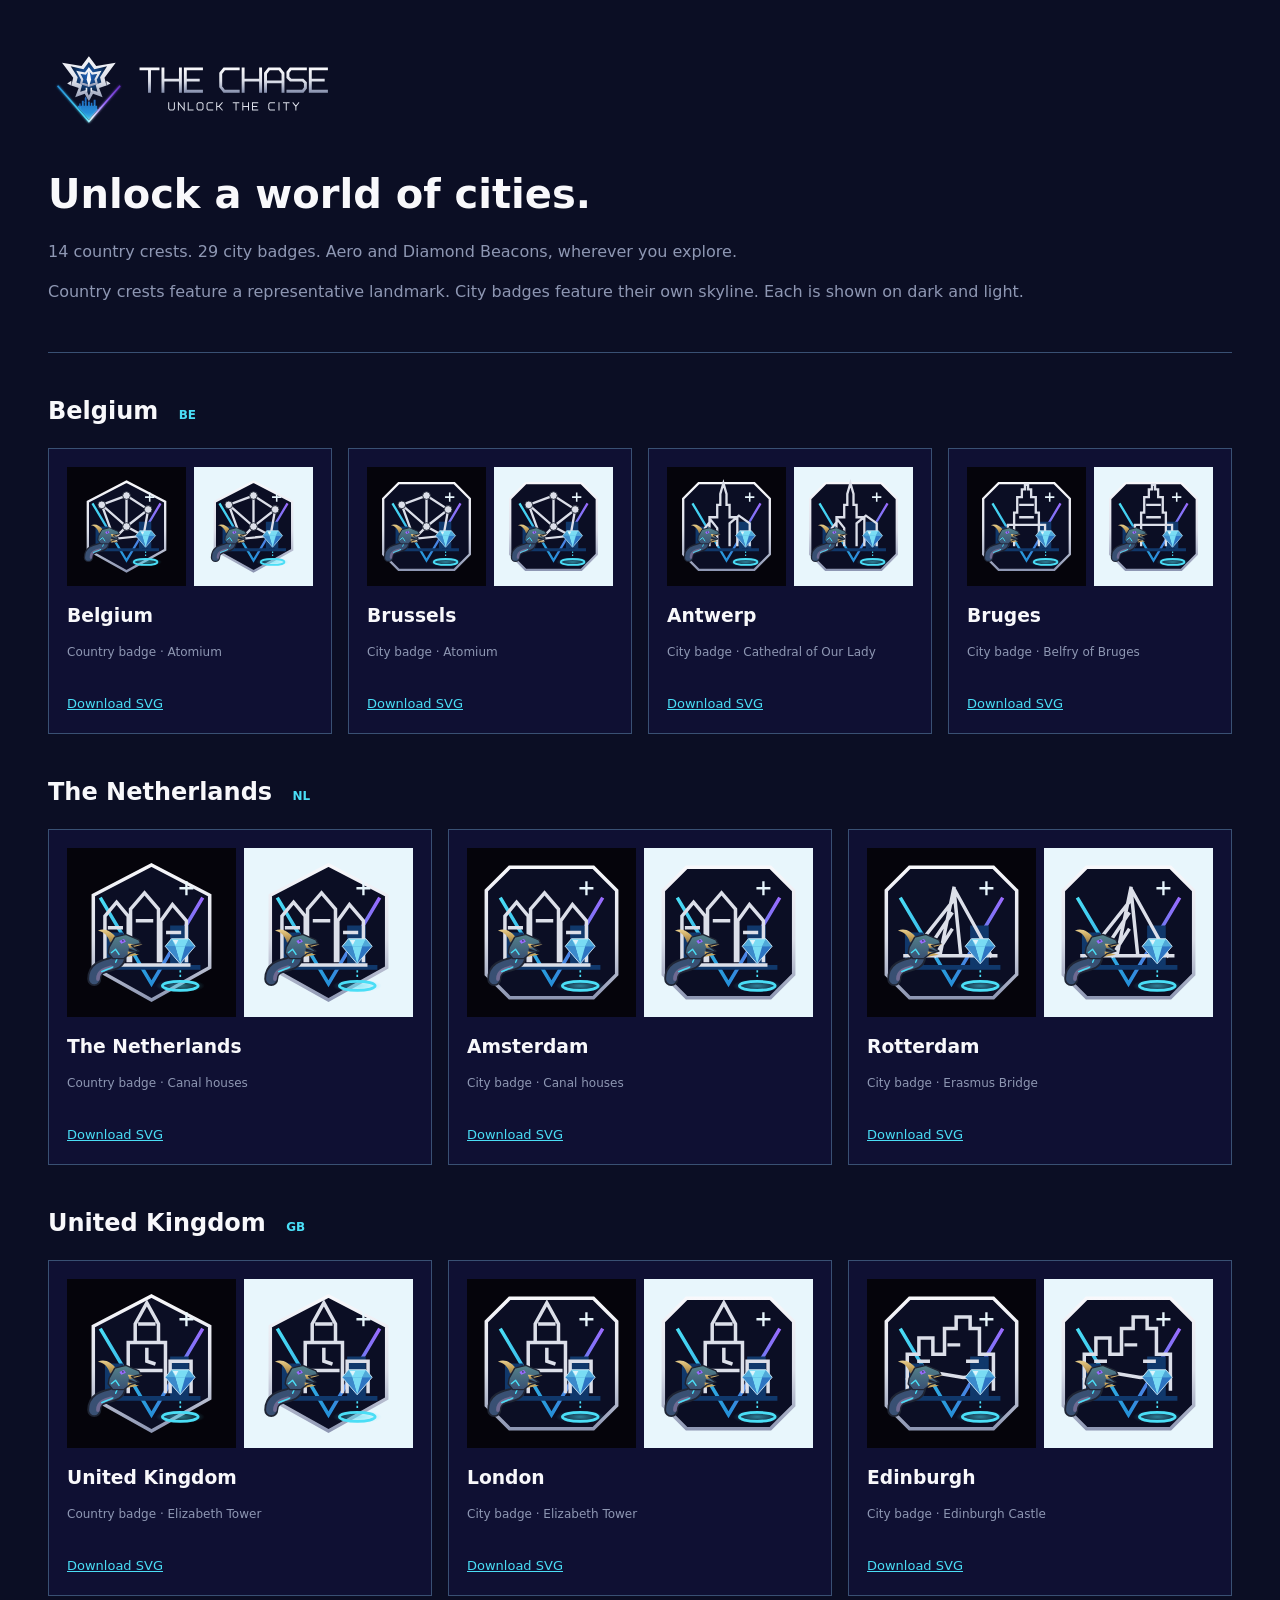
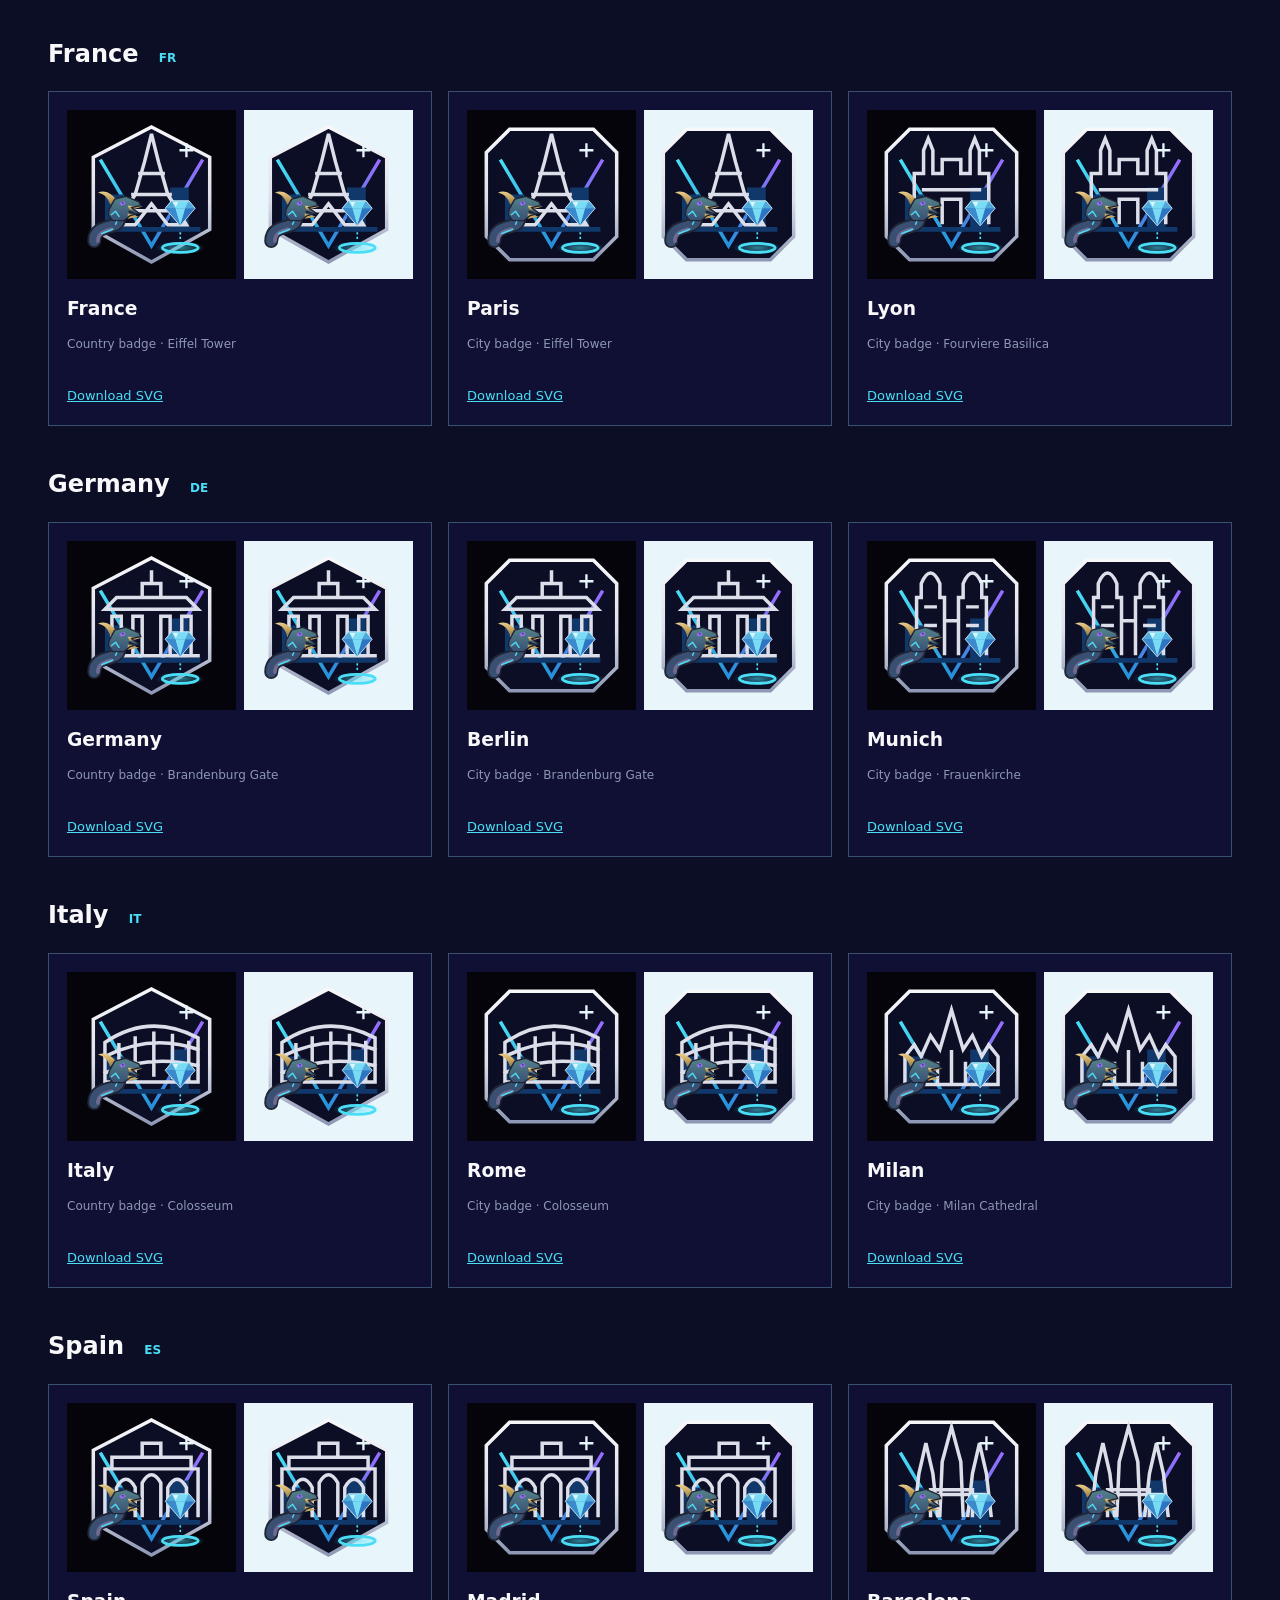
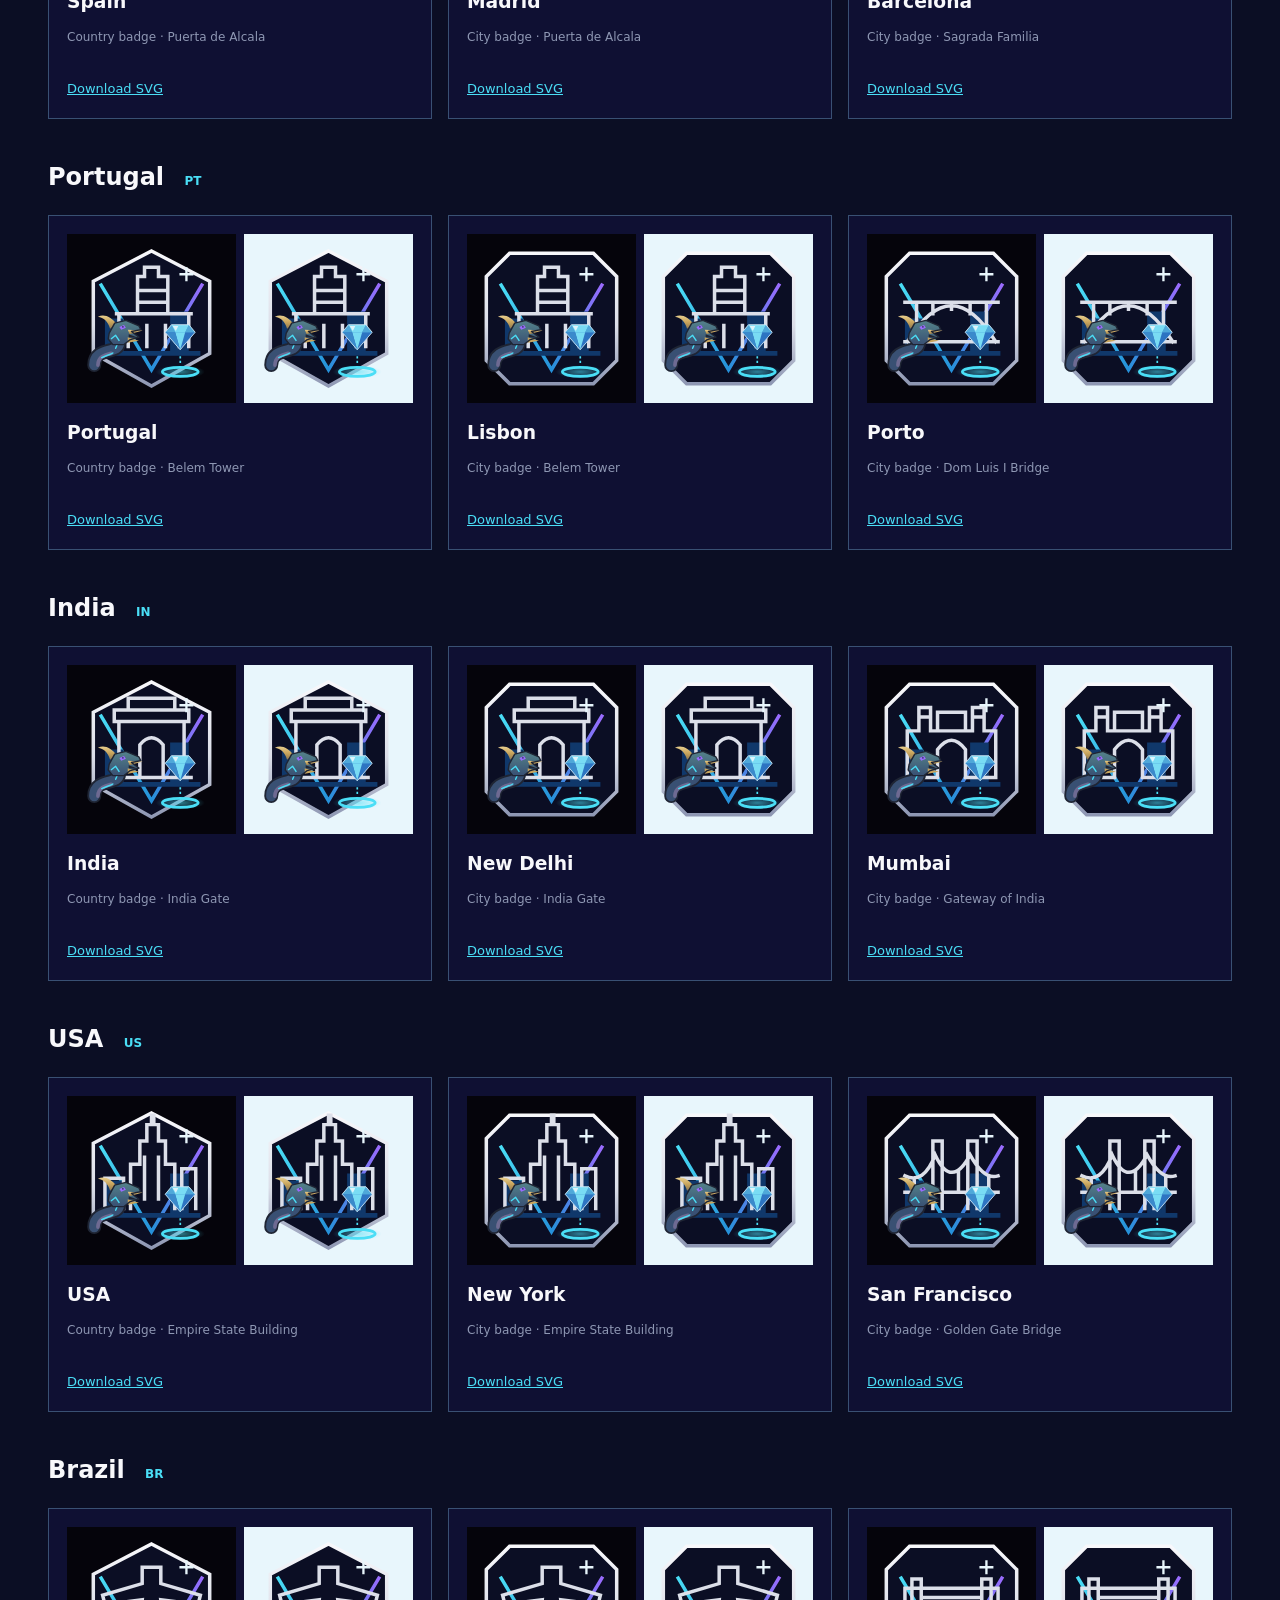
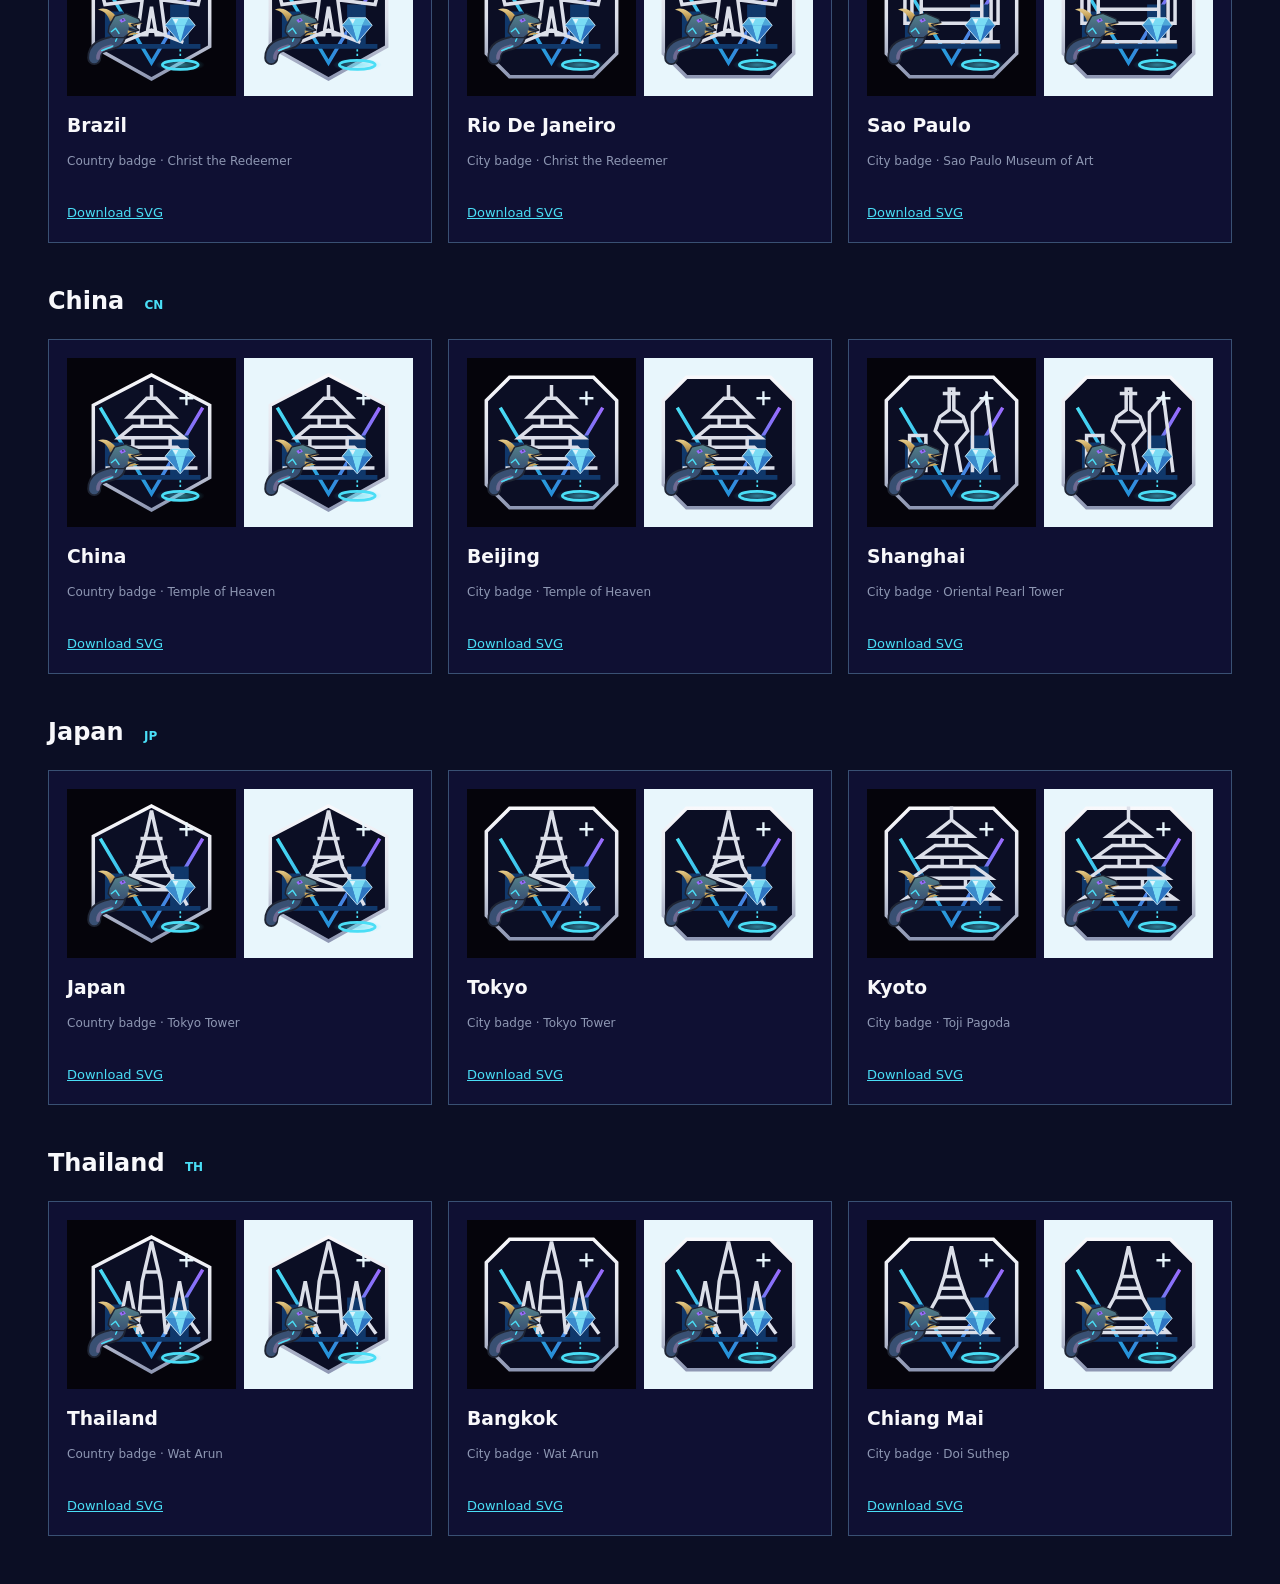
<file: assets/destinations.html>
<!doctype html><html lang="en"><meta charset="utf-8"><meta name="viewport" content="width=device-width,initial-scale=1"><title>The Chase · Destinations</title><style>
*{box-sizing:border-box}body{background:#0B0E24;color:#F8F8FB;font:16px/1.5 system-ui;margin:0;padding:48px;max-width:1440px;margin-inline:auto}header{border-bottom:1px solid #395073;padding-bottom:32px}header img{width:280px;max-width:100%}h1{font-size:40px;margin-bottom:8px}p{color:#8E97B3}h2{margin-top:40px}small{color:#4ADEF6;font-size:12px;margin-left:12px}.grid{display:grid;grid-template-columns:repeat(auto-fit,minmax(230px,1fr));gap:16px}article{background:#0F1033;border:1px solid #395073;padding:18px}h3{margin:16px 0 4px}article p{font-size:12px;min-height:36px}.pair{display:flex;gap:8px}.pair img{width:calc(50% - 4px);padding:10px;background:#05040B}.pair .light{background:#E8F6FC}a{color:#4ADEF6;font-size:13px}@media(max-width:600px){body{padding:20px}h1{font-size:28px}}</style><header><img src="logo/lockup-horizontal.svg" alt="The Chase — Unlock the City"><h1>Unlock a world of cities.</h1><p>14 country crests. 29 city badges. Aero and Diamond Beacons, wherever you explore.</p><p>Country crests feature a representative landmark. City badges feature their own skyline. Each is shown on dark and light.</p></header><section><h2>Belgium <small>BE</small></h2><div class="grid"><article><div class="pair"><img src="icons/game/country-belgium.svg" alt="Belgium"><img class="light" src="icons/game/country-belgium.svg" alt="Belgium on light"></div><h3>Belgium</h3><p>Country badge · Atomium</p><a href="icons/game/country-belgium.svg" download>Download SVG</a></article><article><div class="pair"><img src="icons/game/city-brussels.svg" alt="Brussels"><img class="light" src="icons/game/city-brussels.svg" alt="Brussels on light"></div><h3>Brussels</h3><p>City badge · Atomium</p><a href="icons/game/city-brussels.svg" download>Download SVG</a></article><article><div class="pair"><img src="icons/game/city-antwerp.svg" alt="Antwerp"><img class="light" src="icons/game/city-antwerp.svg" alt="Antwerp on light"></div><h3>Antwerp</h3><p>City badge · Cathedral of Our Lady</p><a href="icons/game/city-antwerp.svg" download>Download SVG</a></article><article><div class="pair"><img src="icons/game/city-bruges.svg" alt="Bruges"><img class="light" src="icons/game/city-bruges.svg" alt="Bruges on light"></div><h3>Bruges</h3><p>City badge · Belfry of Bruges</p><a href="icons/game/city-bruges.svg" download>Download SVG</a></article></div></section><section><h2>The Netherlands <small>NL</small></h2><div class="grid"><article><div class="pair"><img src="icons/game/country-netherlands.svg" alt="The Netherlands"><img class="light" src="icons/game/country-netherlands.svg" alt="The Netherlands on light"></div><h3>The Netherlands</h3><p>Country badge · Canal houses</p><a href="icons/game/country-netherlands.svg" download>Download SVG</a></article><article><div class="pair"><img src="icons/game/city-amsterdam.svg" alt="Amsterdam"><img class="light" src="icons/game/city-amsterdam.svg" alt="Amsterdam on light"></div><h3>Amsterdam</h3><p>City badge · Canal houses</p><a href="icons/game/city-amsterdam.svg" download>Download SVG</a></article><article><div class="pair"><img src="icons/game/city-rotterdam.svg" alt="Rotterdam"><img class="light" src="icons/game/city-rotterdam.svg" alt="Rotterdam on light"></div><h3>Rotterdam</h3><p>City badge · Erasmus Bridge</p><a href="icons/game/city-rotterdam.svg" download>Download SVG</a></article></div></section><section><h2>United Kingdom <small>GB</small></h2><div class="grid"><article><div class="pair"><img src="icons/game/country-united-kingdom.svg" alt="United Kingdom"><img class="light" src="icons/game/country-united-kingdom.svg" alt="United Kingdom on light"></div><h3>United Kingdom</h3><p>Country badge · Elizabeth Tower</p><a href="icons/game/country-united-kingdom.svg" download>Download SVG</a></article><article><div class="pair"><img src="icons/game/city-london.svg" alt="London"><img class="light" src="icons/game/city-london.svg" alt="London on light"></div><h3>London</h3><p>City badge · Elizabeth Tower</p><a href="icons/game/city-london.svg" download>Download SVG</a></article><article><div class="pair"><img src="icons/game/city-edinburgh.svg" alt="Edinburgh"><img class="light" src="icons/game/city-edinburgh.svg" alt="Edinburgh on light"></div><h3>Edinburgh</h3><p>City badge · Edinburgh Castle</p><a href="icons/game/city-edinburgh.svg" download>Download SVG</a></article></div></section><section><h2>France <small>FR</small></h2><div class="grid"><article><div class="pair"><img src="icons/game/country-france.svg" alt="France"><img class="light" src="icons/game/country-france.svg" alt="France on light"></div><h3>France</h3><p>Country badge · Eiffel Tower</p><a href="icons/game/country-france.svg" download>Download SVG</a></article><article><div class="pair"><img src="icons/game/city-paris.svg" alt="Paris"><img class="light" src="icons/game/city-paris.svg" alt="Paris on light"></div><h3>Paris</h3><p>City badge · Eiffel Tower</p><a href="icons/game/city-paris.svg" download>Download SVG</a></article><article><div class="pair"><img src="icons/game/city-lyon.svg" alt="Lyon"><img class="light" src="icons/game/city-lyon.svg" alt="Lyon on light"></div><h3>Lyon</h3><p>City badge · Fourviere Basilica</p><a href="icons/game/city-lyon.svg" download>Download SVG</a></article></div></section><section><h2>Germany <small>DE</small></h2><div class="grid"><article><div class="pair"><img src="icons/game/country-germany.svg" alt="Germany"><img class="light" src="icons/game/country-germany.svg" alt="Germany on light"></div><h3>Germany</h3><p>Country badge · Brandenburg Gate</p><a href="icons/game/country-germany.svg" download>Download SVG</a></article><article><div class="pair"><img src="icons/game/city-berlin.svg" alt="Berlin"><img class="light" src="icons/game/city-berlin.svg" alt="Berlin on light"></div><h3>Berlin</h3><p>City badge · Brandenburg Gate</p><a href="icons/game/city-berlin.svg" download>Download SVG</a></article><article><div class="pair"><img src="icons/game/city-munich.svg" alt="Munich"><img class="light" src="icons/game/city-munich.svg" alt="Munich on light"></div><h3>Munich</h3><p>City badge · Frauenkirche</p><a href="icons/game/city-munich.svg" download>Download SVG</a></article></div></section><section><h2>Italy <small>IT</small></h2><div class="grid"><article><div class="pair"><img src="icons/game/country-italy.svg" alt="Italy"><img class="light" src="icons/game/country-italy.svg" alt="Italy on light"></div><h3>Italy</h3><p>Country badge · Colosseum</p><a href="icons/game/country-italy.svg" download>Download SVG</a></article><article><div class="pair"><img src="icons/game/city-rome.svg" alt="Rome"><img class="light" src="icons/game/city-rome.svg" alt="Rome on light"></div><h3>Rome</h3><p>City badge · Colosseum</p><a href="icons/game/city-rome.svg" download>Download SVG</a></article><article><div class="pair"><img src="icons/game/city-milan.svg" alt="Milan"><img class="light" src="icons/game/city-milan.svg" alt="Milan on light"></div><h3>Milan</h3><p>City badge · Milan Cathedral</p><a href="icons/game/city-milan.svg" download>Download SVG</a></article></div></section><section><h2>Spain <small>ES</small></h2><div class="grid"><article><div class="pair"><img src="icons/game/country-spain.svg" alt="Spain"><img class="light" src="icons/game/country-spain.svg" alt="Spain on light"></div><h3>Spain</h3><p>Country badge · Puerta de Alcala</p><a href="icons/game/country-spain.svg" download>Download SVG</a></article><article><div class="pair"><img src="icons/game/city-madrid.svg" alt="Madrid"><img class="light" src="icons/game/city-madrid.svg" alt="Madrid on light"></div><h3>Madrid</h3><p>City badge · Puerta de Alcala</p><a href="icons/game/city-madrid.svg" download>Download SVG</a></article><article><div class="pair"><img src="icons/game/city-barcelona.svg" alt="Barcelona"><img class="light" src="icons/game/city-barcelona.svg" alt="Barcelona on light"></div><h3>Barcelona</h3><p>City badge · Sagrada Familia</p><a href="icons/game/city-barcelona.svg" download>Download SVG</a></article></div></section><section><h2>Portugal <small>PT</small></h2><div class="grid"><article><div class="pair"><img src="icons/game/country-portugal.svg" alt="Portugal"><img class="light" src="icons/game/country-portugal.svg" alt="Portugal on light"></div><h3>Portugal</h3><p>Country badge · Belem Tower</p><a href="icons/game/country-portugal.svg" download>Download SVG</a></article><article><div class="pair"><img src="icons/game/city-lisbon.svg" alt="Lisbon"><img class="light" src="icons/game/city-lisbon.svg" alt="Lisbon on light"></div><h3>Lisbon</h3><p>City badge · Belem Tower</p><a href="icons/game/city-lisbon.svg" download>Download SVG</a></article><article><div class="pair"><img src="icons/game/city-porto.svg" alt="Porto"><img class="light" src="icons/game/city-porto.svg" alt="Porto on light"></div><h3>Porto</h3><p>City badge · Dom Luis I Bridge</p><a href="icons/game/city-porto.svg" download>Download SVG</a></article></div></section><section><h2>India <small>IN</small></h2><div class="grid"><article><div class="pair"><img src="icons/game/country-india.svg" alt="India"><img class="light" src="icons/game/country-india.svg" alt="India on light"></div><h3>India</h3><p>Country badge · India Gate</p><a href="icons/game/country-india.svg" download>Download SVG</a></article><article><div class="pair"><img src="icons/game/city-new-delhi.svg" alt="New Delhi"><img class="light" src="icons/game/city-new-delhi.svg" alt="New Delhi on light"></div><h3>New Delhi</h3><p>City badge · India Gate</p><a href="icons/game/city-new-delhi.svg" download>Download SVG</a></article><article><div class="pair"><img src="icons/game/city-mumbai.svg" alt="Mumbai"><img class="light" src="icons/game/city-mumbai.svg" alt="Mumbai on light"></div><h3>Mumbai</h3><p>City badge · Gateway of India</p><a href="icons/game/city-mumbai.svg" download>Download SVG</a></article></div></section><section><h2>USA <small>US</small></h2><div class="grid"><article><div class="pair"><img src="icons/game/country-usa.svg" alt="USA"><img class="light" src="icons/game/country-usa.svg" alt="USA on light"></div><h3>USA</h3><p>Country badge · Empire State Building</p><a href="icons/game/country-usa.svg" download>Download SVG</a></article><article><div class="pair"><img src="icons/game/city-new-york.svg" alt="New York"><img class="light" src="icons/game/city-new-york.svg" alt="New York on light"></div><h3>New York</h3><p>City badge · Empire State Building</p><a href="icons/game/city-new-york.svg" download>Download SVG</a></article><article><div class="pair"><img src="icons/game/city-san-francisco.svg" alt="San Francisco"><img class="light" src="icons/game/city-san-francisco.svg" alt="San Francisco on light"></div><h3>San Francisco</h3><p>City badge · Golden Gate Bridge</p><a href="icons/game/city-san-francisco.svg" download>Download SVG</a></article></div></section><section><h2>Brazil <small>BR</small></h2><div class="grid"><article><div class="pair"><img src="icons/game/country-brazil.svg" alt="Brazil"><img class="light" src="icons/game/country-brazil.svg" alt="Brazil on light"></div><h3>Brazil</h3><p>Country badge · Christ the Redeemer</p><a href="icons/game/country-brazil.svg" download>Download SVG</a></article><article><div class="pair"><img src="icons/game/city-rio-de-janeiro.svg" alt="Rio De Janeiro"><img class="light" src="icons/game/city-rio-de-janeiro.svg" alt="Rio De Janeiro on light"></div><h3>Rio De Janeiro</h3><p>City badge · Christ the Redeemer</p><a href="icons/game/city-rio-de-janeiro.svg" download>Download SVG</a></article><article><div class="pair"><img src="icons/game/city-sao-paulo.svg" alt="Sao Paulo"><img class="light" src="icons/game/city-sao-paulo.svg" alt="Sao Paulo on light"></div><h3>Sao Paulo</h3><p>City badge · Sao Paulo Museum of Art</p><a href="icons/game/city-sao-paulo.svg" download>Download SVG</a></article></div></section><section><h2>China <small>CN</small></h2><div class="grid"><article><div class="pair"><img src="icons/game/country-china.svg" alt="China"><img class="light" src="icons/game/country-china.svg" alt="China on light"></div><h3>China</h3><p>Country badge · Temple of Heaven</p><a href="icons/game/country-china.svg" download>Download SVG</a></article><article><div class="pair"><img src="icons/game/city-beijing.svg" alt="Beijing"><img class="light" src="icons/game/city-beijing.svg" alt="Beijing on light"></div><h3>Beijing</h3><p>City badge · Temple of Heaven</p><a href="icons/game/city-beijing.svg" download>Download SVG</a></article><article><div class="pair"><img src="icons/game/city-shanghai.svg" alt="Shanghai"><img class="light" src="icons/game/city-shanghai.svg" alt="Shanghai on light"></div><h3>Shanghai</h3><p>City badge · Oriental Pearl Tower</p><a href="icons/game/city-shanghai.svg" download>Download SVG</a></article></div></section><section><h2>Japan <small>JP</small></h2><div class="grid"><article><div class="pair"><img src="icons/game/country-japan.svg" alt="Japan"><img class="light" src="icons/game/country-japan.svg" alt="Japan on light"></div><h3>Japan</h3><p>Country badge · Tokyo Tower</p><a href="icons/game/country-japan.svg" download>Download SVG</a></article><article><div class="pair"><img src="icons/game/city-tokyo.svg" alt="Tokyo"><img class="light" src="icons/game/city-tokyo.svg" alt="Tokyo on light"></div><h3>Tokyo</h3><p>City badge · Tokyo Tower</p><a href="icons/game/city-tokyo.svg" download>Download SVG</a></article><article><div class="pair"><img src="icons/game/city-kyoto.svg" alt="Kyoto"><img class="light" src="icons/game/city-kyoto.svg" alt="Kyoto on light"></div><h3>Kyoto</h3><p>City badge · Toji Pagoda</p><a href="icons/game/city-kyoto.svg" download>Download SVG</a></article></div></section><section><h2>Thailand <small>TH</small></h2><div class="grid"><article><div class="pair"><img src="icons/game/country-thailand.svg" alt="Thailand"><img class="light" src="icons/game/country-thailand.svg" alt="Thailand on light"></div><h3>Thailand</h3><p>Country badge · Wat Arun</p><a href="icons/game/country-thailand.svg" download>Download SVG</a></article><article><div class="pair"><img src="icons/game/city-bangkok.svg" alt="Bangkok"><img class="light" src="icons/game/city-bangkok.svg" alt="Bangkok on light"></div><h3>Bangkok</h3><p>City badge · Wat Arun</p><a href="icons/game/city-bangkok.svg" download>Download SVG</a></article><article><div class="pair"><img src="icons/game/city-chiang-mai.svg" alt="Chiang Mai"><img class="light" src="icons/game/city-chiang-mai.svg" alt="Chiang Mai on light"></div><h3>Chiang Mai</h3><p>City badge · Doi Suthep</p><a href="icons/game/city-chiang-mai.svg" download>Download SVG</a></article></div></section></html>
</file>
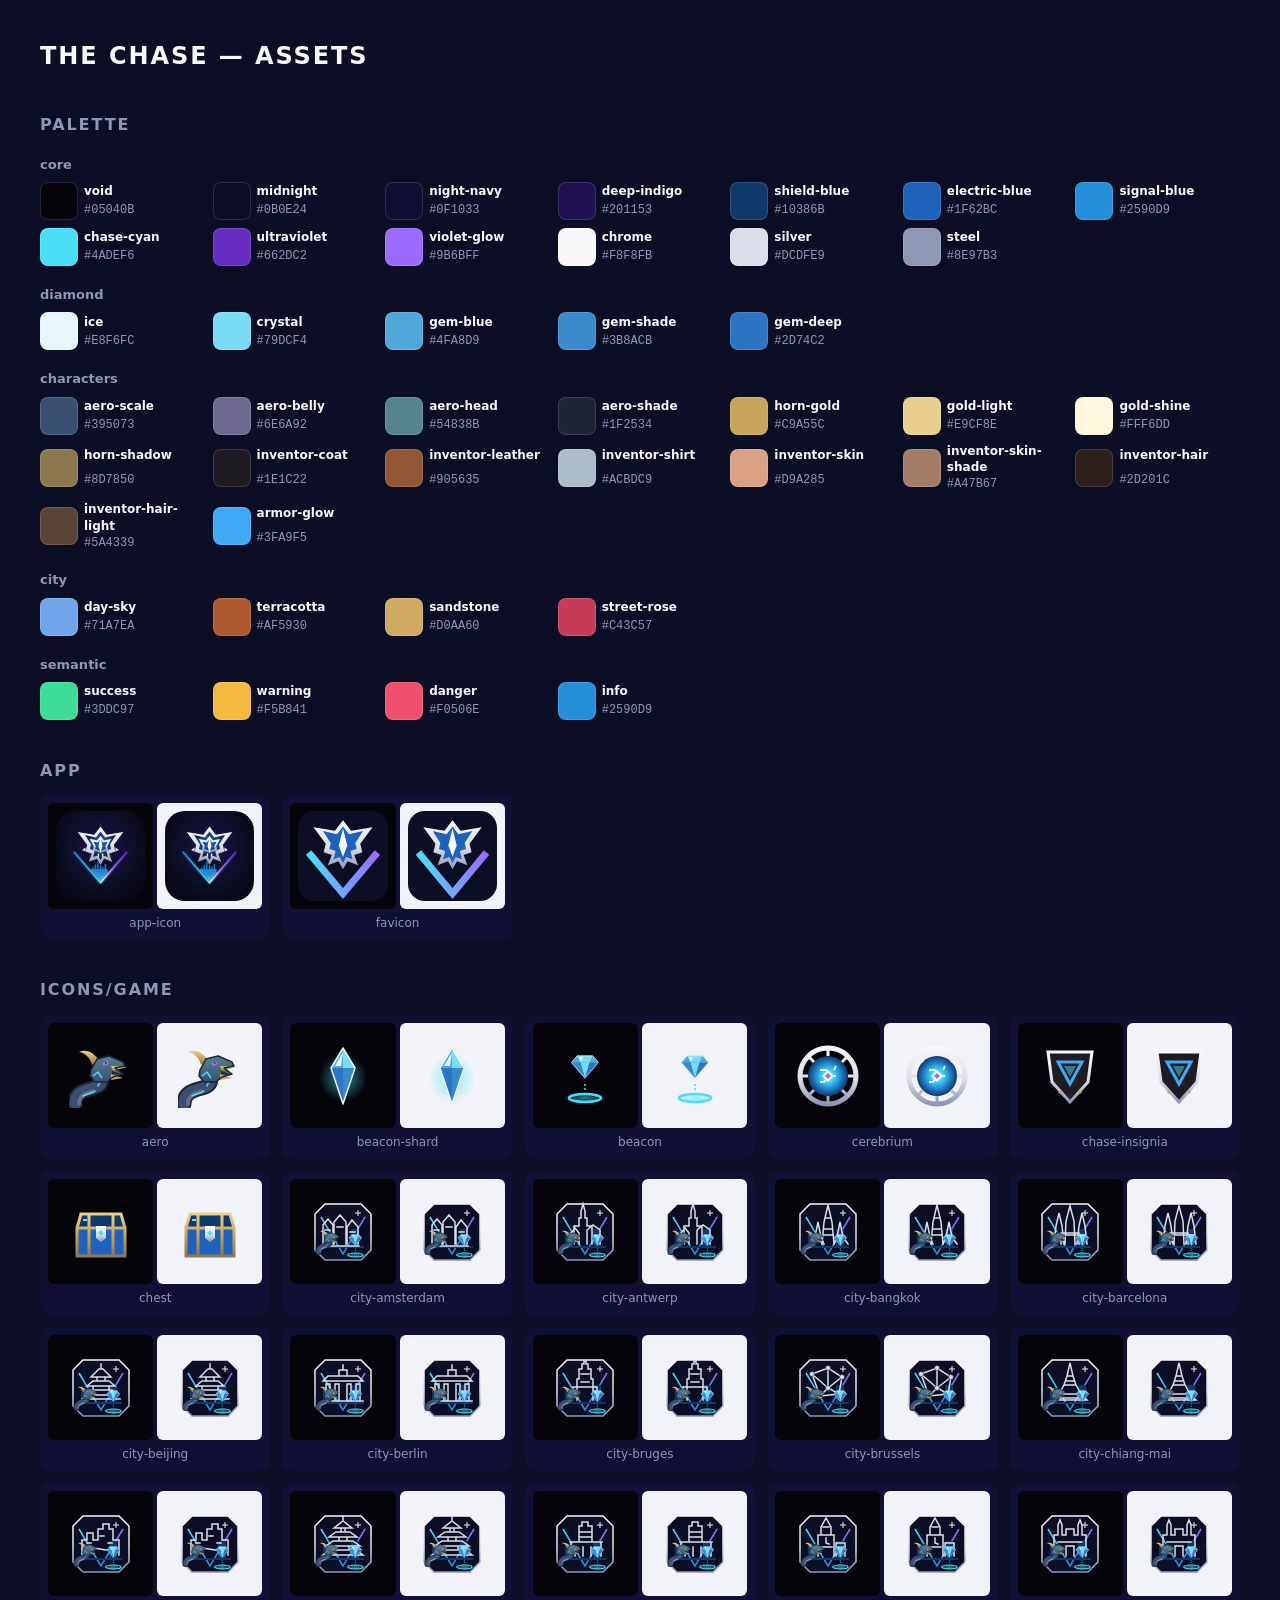
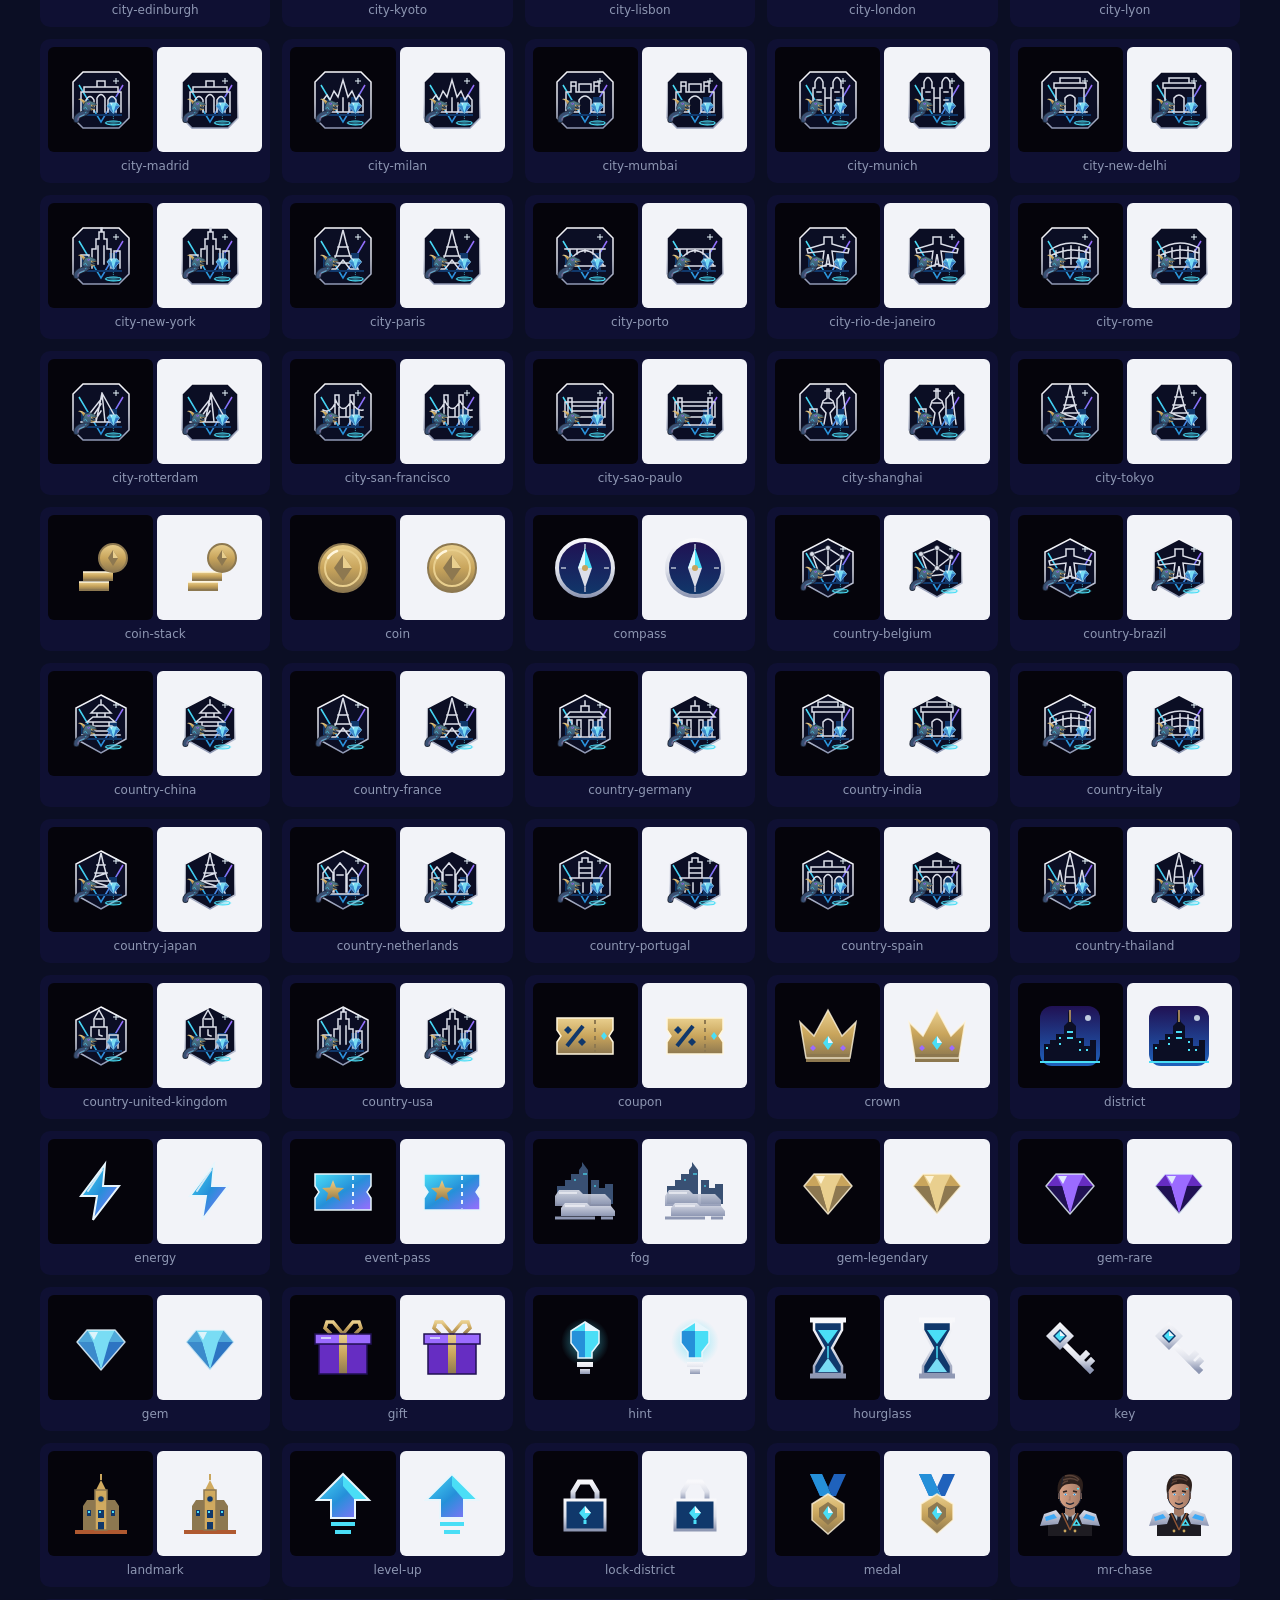
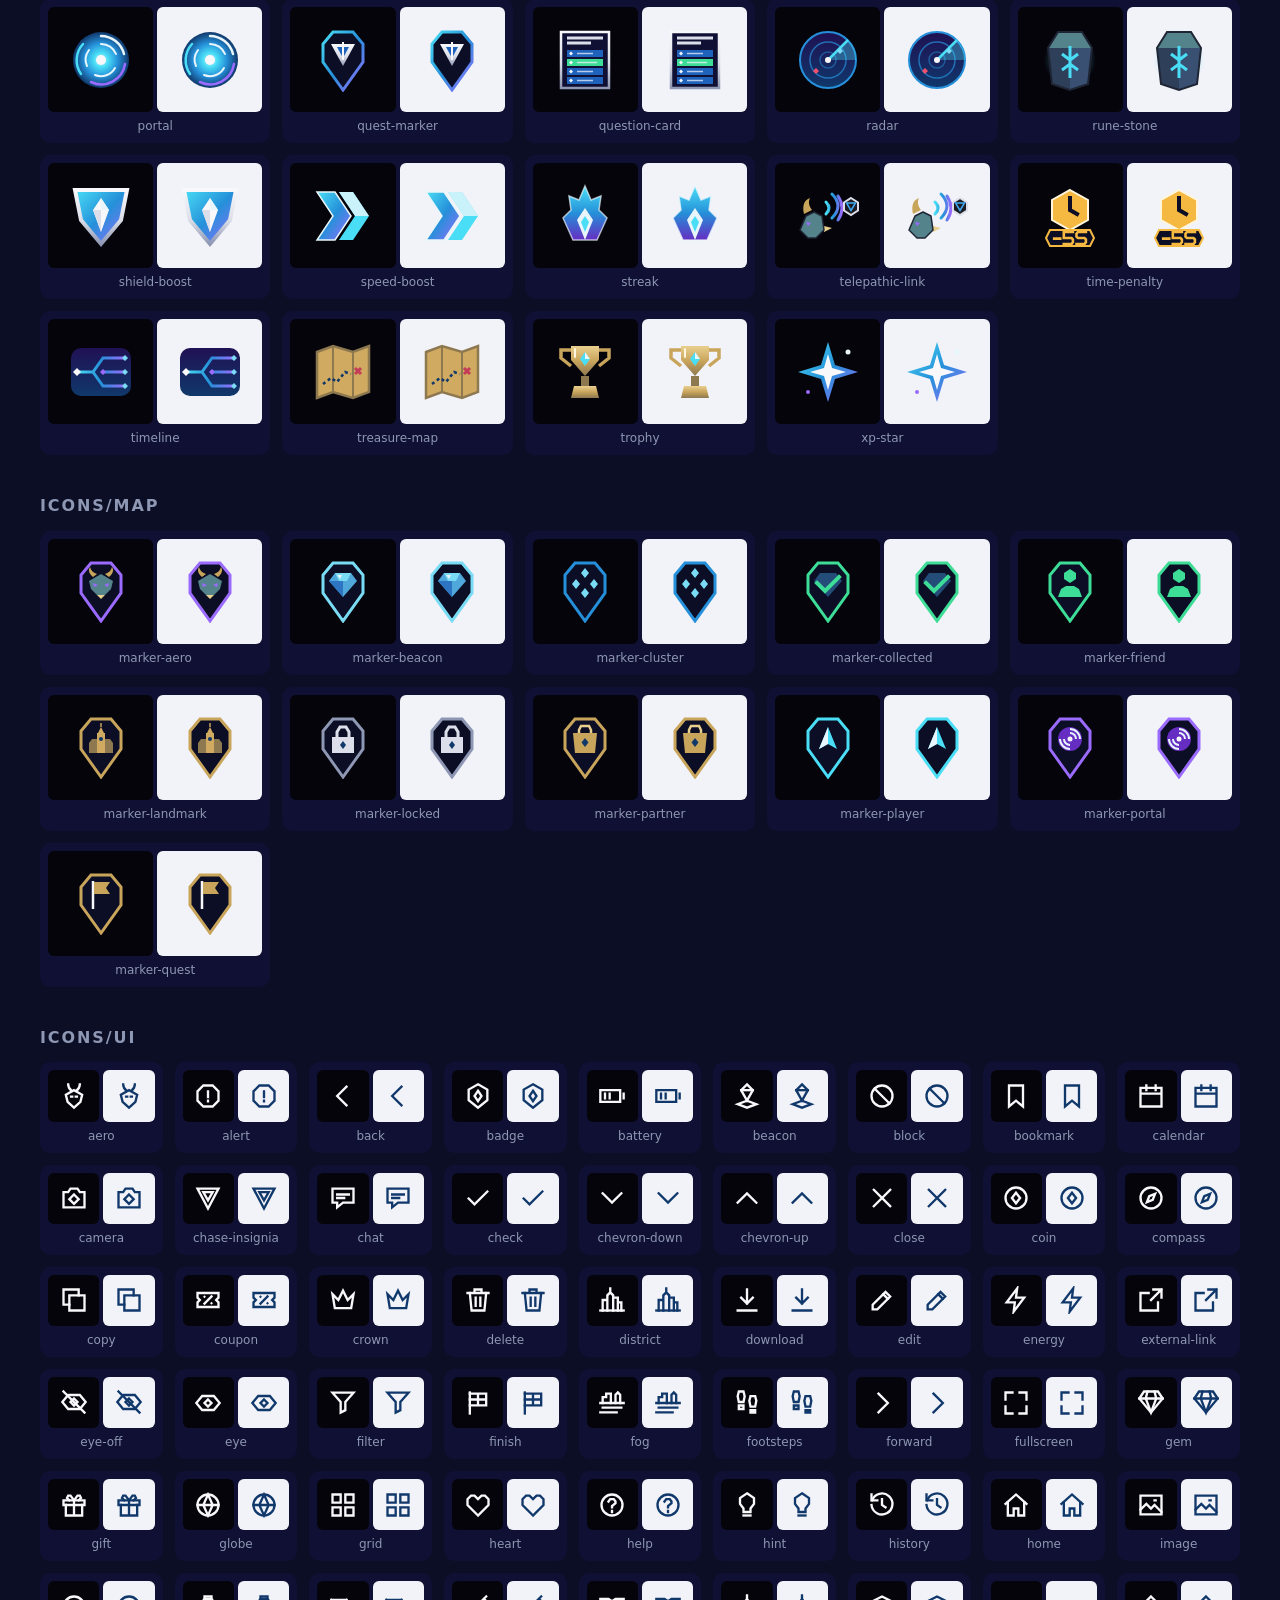
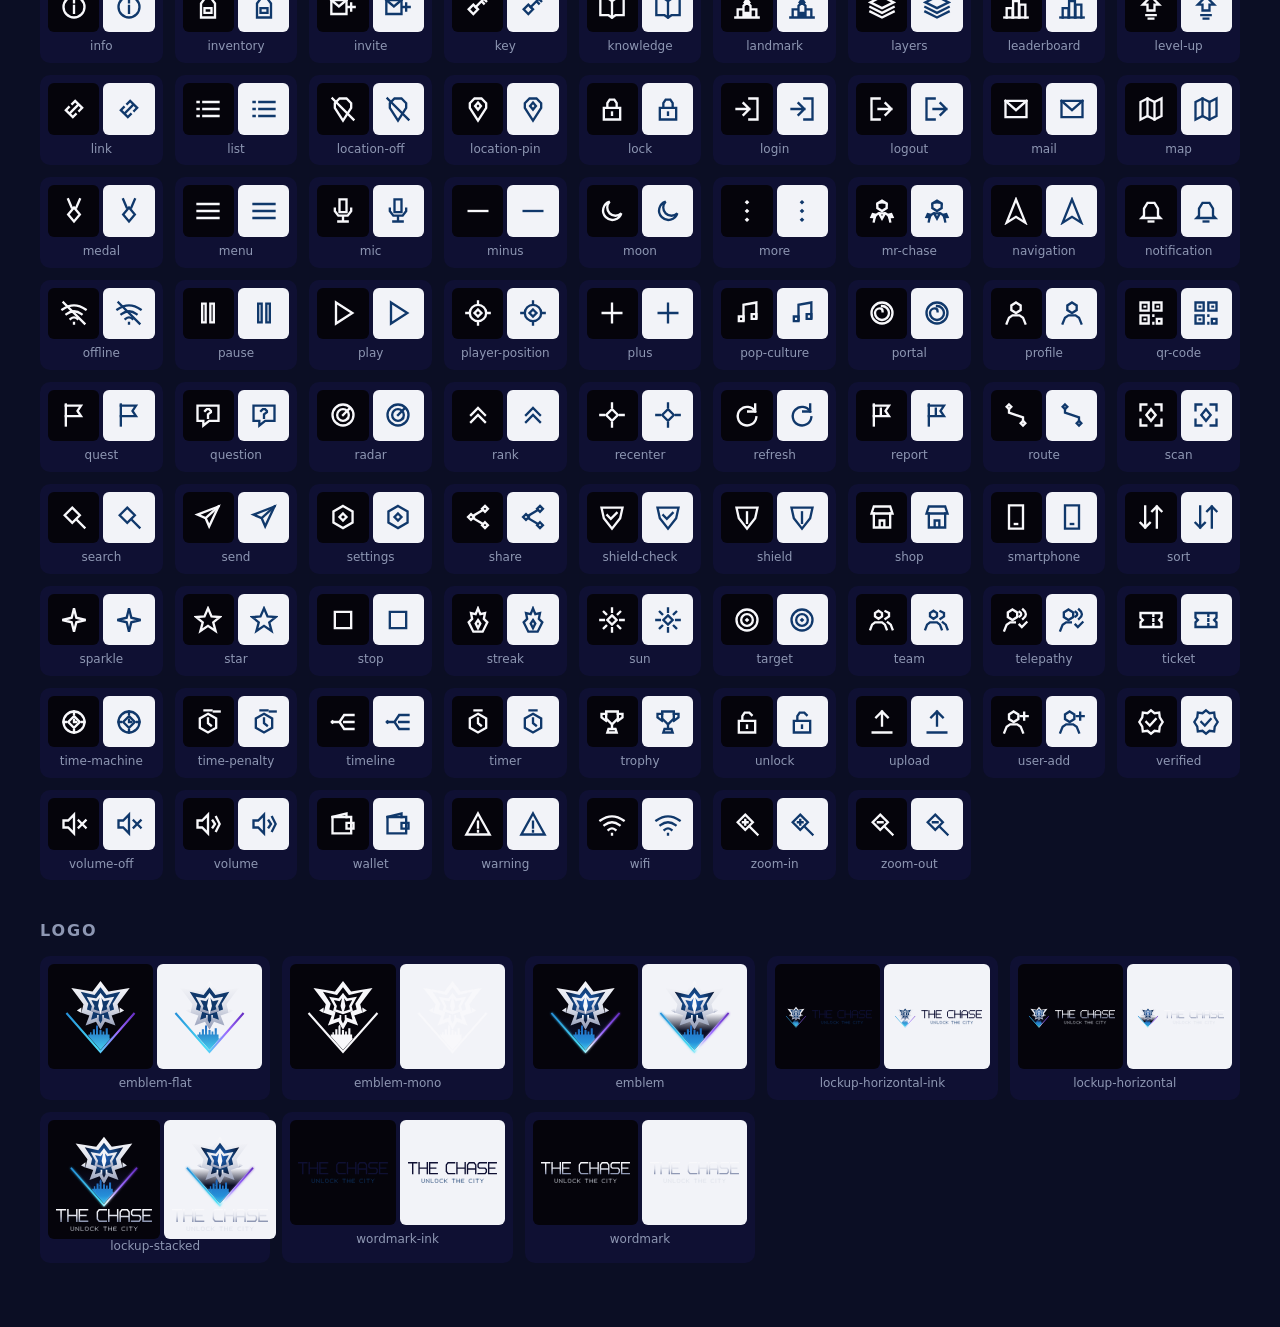
<file: assets/gallery.html>
<!doctype html><html lang="en"><head><meta charset="utf-8">
<meta name="viewport" content="width=device-width,initial-scale=1">
<title>Chase Asset Gallery</title>
<style>
:root{--bg:#0B0E24;--fg:#F8F8FB;--muted:#8E97B3;--card:#0F1033}
body{margin:0;padding:24px 16px 64px;background:var(--bg);color:var(--fg);font:14px/1.4 system-ui,sans-serif;max-width:1200px;margin-inline:auto}
h1{font-size:24px;letter-spacing:.08em} h2{margin-top:40px;font-size:16px;color:var(--muted);text-transform:uppercase;letter-spacing:.12em}
h3{font-size:13px;color:var(--muted);margin:20px 0 8px}
.grid{display:grid;grid-template-columns:repeat(auto-fill,minmax(220px,1fr));gap:12px}
.grid.small{grid-template-columns:repeat(auto-fill,minmax(120px,1fr))}
figure{margin:0;background:var(--card);border-radius:10px;padding:8px}
figcaption{font-size:12px;color:var(--muted);margin-top:6px;text-align:center}
.pair{display:grid;grid-template-columns:1fr 1fr;gap:4px}
.pair>div{aspect-ratio:1;display:grid;place-items:center;border-radius:6px;padding:8px}
.dark{background:#05040B} .light{background:#F2F3F8}
img{max-width:100%;max-height:100%}
.mask{width:28px;height:28px;-webkit-mask-size:contain;mask-size:contain;-webkit-mask-repeat:no-repeat;mask-repeat:no-repeat}
.dark .mask{background:#F8F8FB} .light .mask{background:#10386B}
.swatches{display:grid;grid-template-columns:repeat(auto-fill,minmax(150px,1fr));gap:8px}
.sw{display:grid;grid-template-columns:36px 1fr;column-gap:8px;align-items:center;font-size:12px}
.sw span{grid-row:span 2;width:36px;height:36px;border-radius:8px;border:1px solid #ffffff22}
.sw code{color:var(--muted)}
</style></head><body>
<h1>THE CHASE — ASSETS</h1>
<h2>Palette</h2><h3>core</h3><div class=swatches><div class="sw"><span style="background:#05040B"></span><b>void</b><code>#05040B</code></div><div class="sw"><span style="background:#0B0E24"></span><b>midnight</b><code>#0B0E24</code></div><div class="sw"><span style="background:#0F1033"></span><b>night-navy</b><code>#0F1033</code></div><div class="sw"><span style="background:#201153"></span><b>deep-indigo</b><code>#201153</code></div><div class="sw"><span style="background:#10386B"></span><b>shield-blue</b><code>#10386B</code></div><div class="sw"><span style="background:#1F62BC"></span><b>electric-blue</b><code>#1F62BC</code></div><div class="sw"><span style="background:#2590D9"></span><b>signal-blue</b><code>#2590D9</code></div><div class="sw"><span style="background:#4ADEF6"></span><b>chase-cyan</b><code>#4ADEF6</code></div><div class="sw"><span style="background:#662DC2"></span><b>ultraviolet</b><code>#662DC2</code></div><div class="sw"><span style="background:#9B6BFF"></span><b>violet-glow</b><code>#9B6BFF</code></div><div class="sw"><span style="background:#F8F8FB"></span><b>chrome</b><code>#F8F8FB</code></div><div class="sw"><span style="background:#DCDFE9"></span><b>silver</b><code>#DCDFE9</code></div><div class="sw"><span style="background:#8E97B3"></span><b>steel</b><code>#8E97B3</code></div></div><h3>diamond</h3><div class=swatches><div class="sw"><span style="background:#E8F6FC"></span><b>ice</b><code>#E8F6FC</code></div><div class="sw"><span style="background:#79DCF4"></span><b>crystal</b><code>#79DCF4</code></div><div class="sw"><span style="background:#4FA8D9"></span><b>gem-blue</b><code>#4FA8D9</code></div><div class="sw"><span style="background:#3B8ACB"></span><b>gem-shade</b><code>#3B8ACB</code></div><div class="sw"><span style="background:#2D74C2"></span><b>gem-deep</b><code>#2D74C2</code></div></div><h3>characters</h3><div class=swatches><div class="sw"><span style="background:#395073"></span><b>aero-scale</b><code>#395073</code></div><div class="sw"><span style="background:#6E6A92"></span><b>aero-belly</b><code>#6E6A92</code></div><div class="sw"><span style="background:#54838B"></span><b>aero-head</b><code>#54838B</code></div><div class="sw"><span style="background:#1F2534"></span><b>aero-shade</b><code>#1F2534</code></div><div class="sw"><span style="background:#C9A55C"></span><b>horn-gold</b><code>#C9A55C</code></div><div class="sw"><span style="background:#E9CF8E"></span><b>gold-light</b><code>#E9CF8E</code></div><div class="sw"><span style="background:#FFF6DD"></span><b>gold-shine</b><code>#FFF6DD</code></div><div class="sw"><span style="background:#8D7850"></span><b>horn-shadow</b><code>#8D7850</code></div><div class="sw"><span style="background:#1E1C22"></span><b>inventor-coat</b><code>#1E1C22</code></div><div class="sw"><span style="background:#905635"></span><b>inventor-leather</b><code>#905635</code></div><div class="sw"><span style="background:#ACBDC9"></span><b>inventor-shirt</b><code>#ACBDC9</code></div><div class="sw"><span style="background:#D9A285"></span><b>inventor-skin</b><code>#D9A285</code></div><div class="sw"><span style="background:#A47B67"></span><b>inventor-skin-shade</b><code>#A47B67</code></div><div class="sw"><span style="background:#2D201C"></span><b>inventor-hair</b><code>#2D201C</code></div><div class="sw"><span style="background:#5A4339"></span><b>inventor-hair-light</b><code>#5A4339</code></div><div class="sw"><span style="background:#3FA9F5"></span><b>armor-glow</b><code>#3FA9F5</code></div></div><h3>city</h3><div class=swatches><div class="sw"><span style="background:#71A7EA"></span><b>day-sky</b><code>#71A7EA</code></div><div class="sw"><span style="background:#AF5930"></span><b>terracotta</b><code>#AF5930</code></div><div class="sw"><span style="background:#D0AA60"></span><b>sandstone</b><code>#D0AA60</code></div><div class="sw"><span style="background:#C43C57"></span><b>street-rose</b><code>#C43C57</code></div></div><h3>semantic</h3><div class=swatches><div class="sw"><span style="background:#3DDC97"></span><b>success</b><code>#3DDC97</code></div><div class="sw"><span style="background:#F5B841"></span><b>warning</b><code>#F5B841</code></div><div class="sw"><span style="background:#F0506E"></span><b>danger</b><code>#F0506E</code></div><div class="sw"><span style="background:#2590D9"></span><b>info</b><code>#2590D9</code></div></div>
<h2>app</h2><div class="grid"><figure><div class="pair"><div class="dark"><img src="app/app-icon.svg" alt=""></div><div class="light"><img src="app/app-icon.svg" alt=""></div></div><figcaption>app-icon</figcaption></figure><figure><div class="pair"><div class="dark"><img src="app/favicon.svg" alt=""></div><div class="light"><img src="app/favicon.svg" alt=""></div></div><figcaption>favicon</figcaption></figure></div><h2>icons/game</h2><div class="grid"><figure><div class="pair"><div class="dark"><img src="icons/game/aero.svg" alt=""></div><div class="light"><img src="icons/game/aero.svg" alt=""></div></div><figcaption>aero</figcaption></figure><figure><div class="pair"><div class="dark"><img src="icons/game/beacon-shard.svg" alt=""></div><div class="light"><img src="icons/game/beacon-shard.svg" alt=""></div></div><figcaption>beacon-shard</figcaption></figure><figure><div class="pair"><div class="dark"><img src="icons/game/beacon.svg" alt=""></div><div class="light"><img src="icons/game/beacon.svg" alt=""></div></div><figcaption>beacon</figcaption></figure><figure><div class="pair"><div class="dark"><img src="icons/game/cerebrium.svg" alt=""></div><div class="light"><img src="icons/game/cerebrium.svg" alt=""></div></div><figcaption>cerebrium</figcaption></figure><figure><div class="pair"><div class="dark"><img src="icons/game/chase-insignia.svg" alt=""></div><div class="light"><img src="icons/game/chase-insignia.svg" alt=""></div></div><figcaption>chase-insignia</figcaption></figure><figure><div class="pair"><div class="dark"><img src="icons/game/chest.svg" alt=""></div><div class="light"><img src="icons/game/chest.svg" alt=""></div></div><figcaption>chest</figcaption></figure><figure><div class="pair"><div class="dark"><img src="icons/game/city-amsterdam.svg" alt=""></div><div class="light"><img src="icons/game/city-amsterdam.svg" alt=""></div></div><figcaption>city-amsterdam</figcaption></figure><figure><div class="pair"><div class="dark"><img src="icons/game/city-antwerp.svg" alt=""></div><div class="light"><img src="icons/game/city-antwerp.svg" alt=""></div></div><figcaption>city-antwerp</figcaption></figure><figure><div class="pair"><div class="dark"><img src="icons/game/city-bangkok.svg" alt=""></div><div class="light"><img src="icons/game/city-bangkok.svg" alt=""></div></div><figcaption>city-bangkok</figcaption></figure><figure><div class="pair"><div class="dark"><img src="icons/game/city-barcelona.svg" alt=""></div><div class="light"><img src="icons/game/city-barcelona.svg" alt=""></div></div><figcaption>city-barcelona</figcaption></figure><figure><div class="pair"><div class="dark"><img src="icons/game/city-beijing.svg" alt=""></div><div class="light"><img src="icons/game/city-beijing.svg" alt=""></div></div><figcaption>city-beijing</figcaption></figure><figure><div class="pair"><div class="dark"><img src="icons/game/city-berlin.svg" alt=""></div><div class="light"><img src="icons/game/city-berlin.svg" alt=""></div></div><figcaption>city-berlin</figcaption></figure><figure><div class="pair"><div class="dark"><img src="icons/game/city-bruges.svg" alt=""></div><div class="light"><img src="icons/game/city-bruges.svg" alt=""></div></div><figcaption>city-bruges</figcaption></figure><figure><div class="pair"><div class="dark"><img src="icons/game/city-brussels.svg" alt=""></div><div class="light"><img src="icons/game/city-brussels.svg" alt=""></div></div><figcaption>city-brussels</figcaption></figure><figure><div class="pair"><div class="dark"><img src="icons/game/city-chiang-mai.svg" alt=""></div><div class="light"><img src="icons/game/city-chiang-mai.svg" alt=""></div></div><figcaption>city-chiang-mai</figcaption></figure><figure><div class="pair"><div class="dark"><img src="icons/game/city-edinburgh.svg" alt=""></div><div class="light"><img src="icons/game/city-edinburgh.svg" alt=""></div></div><figcaption>city-edinburgh</figcaption></figure><figure><div class="pair"><div class="dark"><img src="icons/game/city-kyoto.svg" alt=""></div><div class="light"><img src="icons/game/city-kyoto.svg" alt=""></div></div><figcaption>city-kyoto</figcaption></figure><figure><div class="pair"><div class="dark"><img src="icons/game/city-lisbon.svg" alt=""></div><div class="light"><img src="icons/game/city-lisbon.svg" alt=""></div></div><figcaption>city-lisbon</figcaption></figure><figure><div class="pair"><div class="dark"><img src="icons/game/city-london.svg" alt=""></div><div class="light"><img src="icons/game/city-london.svg" alt=""></div></div><figcaption>city-london</figcaption></figure><figure><div class="pair"><div class="dark"><img src="icons/game/city-lyon.svg" alt=""></div><div class="light"><img src="icons/game/city-lyon.svg" alt=""></div></div><figcaption>city-lyon</figcaption></figure><figure><div class="pair"><div class="dark"><img src="icons/game/city-madrid.svg" alt=""></div><div class="light"><img src="icons/game/city-madrid.svg" alt=""></div></div><figcaption>city-madrid</figcaption></figure><figure><div class="pair"><div class="dark"><img src="icons/game/city-milan.svg" alt=""></div><div class="light"><img src="icons/game/city-milan.svg" alt=""></div></div><figcaption>city-milan</figcaption></figure><figure><div class="pair"><div class="dark"><img src="icons/game/city-mumbai.svg" alt=""></div><div class="light"><img src="icons/game/city-mumbai.svg" alt=""></div></div><figcaption>city-mumbai</figcaption></figure><figure><div class="pair"><div class="dark"><img src="icons/game/city-munich.svg" alt=""></div><div class="light"><img src="icons/game/city-munich.svg" alt=""></div></div><figcaption>city-munich</figcaption></figure><figure><div class="pair"><div class="dark"><img src="icons/game/city-new-delhi.svg" alt=""></div><div class="light"><img src="icons/game/city-new-delhi.svg" alt=""></div></div><figcaption>city-new-delhi</figcaption></figure><figure><div class="pair"><div class="dark"><img src="icons/game/city-new-york.svg" alt=""></div><div class="light"><img src="icons/game/city-new-york.svg" alt=""></div></div><figcaption>city-new-york</figcaption></figure><figure><div class="pair"><div class="dark"><img src="icons/game/city-paris.svg" alt=""></div><div class="light"><img src="icons/game/city-paris.svg" alt=""></div></div><figcaption>city-paris</figcaption></figure><figure><div class="pair"><div class="dark"><img src="icons/game/city-porto.svg" alt=""></div><div class="light"><img src="icons/game/city-porto.svg" alt=""></div></div><figcaption>city-porto</figcaption></figure><figure><div class="pair"><div class="dark"><img src="icons/game/city-rio-de-janeiro.svg" alt=""></div><div class="light"><img src="icons/game/city-rio-de-janeiro.svg" alt=""></div></div><figcaption>city-rio-de-janeiro</figcaption></figure><figure><div class="pair"><div class="dark"><img src="icons/game/city-rome.svg" alt=""></div><div class="light"><img src="icons/game/city-rome.svg" alt=""></div></div><figcaption>city-rome</figcaption></figure><figure><div class="pair"><div class="dark"><img src="icons/game/city-rotterdam.svg" alt=""></div><div class="light"><img src="icons/game/city-rotterdam.svg" alt=""></div></div><figcaption>city-rotterdam</figcaption></figure><figure><div class="pair"><div class="dark"><img src="icons/game/city-san-francisco.svg" alt=""></div><div class="light"><img src="icons/game/city-san-francisco.svg" alt=""></div></div><figcaption>city-san-francisco</figcaption></figure><figure><div class="pair"><div class="dark"><img src="icons/game/city-sao-paulo.svg" alt=""></div><div class="light"><img src="icons/game/city-sao-paulo.svg" alt=""></div></div><figcaption>city-sao-paulo</figcaption></figure><figure><div class="pair"><div class="dark"><img src="icons/game/city-shanghai.svg" alt=""></div><div class="light"><img src="icons/game/city-shanghai.svg" alt=""></div></div><figcaption>city-shanghai</figcaption></figure><figure><div class="pair"><div class="dark"><img src="icons/game/city-tokyo.svg" alt=""></div><div class="light"><img src="icons/game/city-tokyo.svg" alt=""></div></div><figcaption>city-tokyo</figcaption></figure><figure><div class="pair"><div class="dark"><img src="icons/game/coin-stack.svg" alt=""></div><div class="light"><img src="icons/game/coin-stack.svg" alt=""></div></div><figcaption>coin-stack</figcaption></figure><figure><div class="pair"><div class="dark"><img src="icons/game/coin.svg" alt=""></div><div class="light"><img src="icons/game/coin.svg" alt=""></div></div><figcaption>coin</figcaption></figure><figure><div class="pair"><div class="dark"><img src="icons/game/compass.svg" alt=""></div><div class="light"><img src="icons/game/compass.svg" alt=""></div></div><figcaption>compass</figcaption></figure><figure><div class="pair"><div class="dark"><img src="icons/game/country-belgium.svg" alt=""></div><div class="light"><img src="icons/game/country-belgium.svg" alt=""></div></div><figcaption>country-belgium</figcaption></figure><figure><div class="pair"><div class="dark"><img src="icons/game/country-brazil.svg" alt=""></div><div class="light"><img src="icons/game/country-brazil.svg" alt=""></div></div><figcaption>country-brazil</figcaption></figure><figure><div class="pair"><div class="dark"><img src="icons/game/country-china.svg" alt=""></div><div class="light"><img src="icons/game/country-china.svg" alt=""></div></div><figcaption>country-china</figcaption></figure><figure><div class="pair"><div class="dark"><img src="icons/game/country-france.svg" alt=""></div><div class="light"><img src="icons/game/country-france.svg" alt=""></div></div><figcaption>country-france</figcaption></figure><figure><div class="pair"><div class="dark"><img src="icons/game/country-germany.svg" alt=""></div><div class="light"><img src="icons/game/country-germany.svg" alt=""></div></div><figcaption>country-germany</figcaption></figure><figure><div class="pair"><div class="dark"><img src="icons/game/country-india.svg" alt=""></div><div class="light"><img src="icons/game/country-india.svg" alt=""></div></div><figcaption>country-india</figcaption></figure><figure><div class="pair"><div class="dark"><img src="icons/game/country-italy.svg" alt=""></div><div class="light"><img src="icons/game/country-italy.svg" alt=""></div></div><figcaption>country-italy</figcaption></figure><figure><div class="pair"><div class="dark"><img src="icons/game/country-japan.svg" alt=""></div><div class="light"><img src="icons/game/country-japan.svg" alt=""></div></div><figcaption>country-japan</figcaption></figure><figure><div class="pair"><div class="dark"><img src="icons/game/country-netherlands.svg" alt=""></div><div class="light"><img src="icons/game/country-netherlands.svg" alt=""></div></div><figcaption>country-netherlands</figcaption></figure><figure><div class="pair"><div class="dark"><img src="icons/game/country-portugal.svg" alt=""></div><div class="light"><img src="icons/game/country-portugal.svg" alt=""></div></div><figcaption>country-portugal</figcaption></figure><figure><div class="pair"><div class="dark"><img src="icons/game/country-spain.svg" alt=""></div><div class="light"><img src="icons/game/country-spain.svg" alt=""></div></div><figcaption>country-spain</figcaption></figure><figure><div class="pair"><div class="dark"><img src="icons/game/country-thailand.svg" alt=""></div><div class="light"><img src="icons/game/country-thailand.svg" alt=""></div></div><figcaption>country-thailand</figcaption></figure><figure><div class="pair"><div class="dark"><img src="icons/game/country-united-kingdom.svg" alt=""></div><div class="light"><img src="icons/game/country-united-kingdom.svg" alt=""></div></div><figcaption>country-united-kingdom</figcaption></figure><figure><div class="pair"><div class="dark"><img src="icons/game/country-usa.svg" alt=""></div><div class="light"><img src="icons/game/country-usa.svg" alt=""></div></div><figcaption>country-usa</figcaption></figure><figure><div class="pair"><div class="dark"><img src="icons/game/coupon.svg" alt=""></div><div class="light"><img src="icons/game/coupon.svg" alt=""></div></div><figcaption>coupon</figcaption></figure><figure><div class="pair"><div class="dark"><img src="icons/game/crown.svg" alt=""></div><div class="light"><img src="icons/game/crown.svg" alt=""></div></div><figcaption>crown</figcaption></figure><figure><div class="pair"><div class="dark"><img src="icons/game/district.svg" alt=""></div><div class="light"><img src="icons/game/district.svg" alt=""></div></div><figcaption>district</figcaption></figure><figure><div class="pair"><div class="dark"><img src="icons/game/energy.svg" alt=""></div><div class="light"><img src="icons/game/energy.svg" alt=""></div></div><figcaption>energy</figcaption></figure><figure><div class="pair"><div class="dark"><img src="icons/game/event-pass.svg" alt=""></div><div class="light"><img src="icons/game/event-pass.svg" alt=""></div></div><figcaption>event-pass</figcaption></figure><figure><div class="pair"><div class="dark"><img src="icons/game/fog.svg" alt=""></div><div class="light"><img src="icons/game/fog.svg" alt=""></div></div><figcaption>fog</figcaption></figure><figure><div class="pair"><div class="dark"><img src="icons/game/gem-legendary.svg" alt=""></div><div class="light"><img src="icons/game/gem-legendary.svg" alt=""></div></div><figcaption>gem-legendary</figcaption></figure><figure><div class="pair"><div class="dark"><img src="icons/game/gem-rare.svg" alt=""></div><div class="light"><img src="icons/game/gem-rare.svg" alt=""></div></div><figcaption>gem-rare</figcaption></figure><figure><div class="pair"><div class="dark"><img src="icons/game/gem.svg" alt=""></div><div class="light"><img src="icons/game/gem.svg" alt=""></div></div><figcaption>gem</figcaption></figure><figure><div class="pair"><div class="dark"><img src="icons/game/gift.svg" alt=""></div><div class="light"><img src="icons/game/gift.svg" alt=""></div></div><figcaption>gift</figcaption></figure><figure><div class="pair"><div class="dark"><img src="icons/game/hint.svg" alt=""></div><div class="light"><img src="icons/game/hint.svg" alt=""></div></div><figcaption>hint</figcaption></figure><figure><div class="pair"><div class="dark"><img src="icons/game/hourglass.svg" alt=""></div><div class="light"><img src="icons/game/hourglass.svg" alt=""></div></div><figcaption>hourglass</figcaption></figure><figure><div class="pair"><div class="dark"><img src="icons/game/key.svg" alt=""></div><div class="light"><img src="icons/game/key.svg" alt=""></div></div><figcaption>key</figcaption></figure><figure><div class="pair"><div class="dark"><img src="icons/game/landmark.svg" alt=""></div><div class="light"><img src="icons/game/landmark.svg" alt=""></div></div><figcaption>landmark</figcaption></figure><figure><div class="pair"><div class="dark"><img src="icons/game/level-up.svg" alt=""></div><div class="light"><img src="icons/game/level-up.svg" alt=""></div></div><figcaption>level-up</figcaption></figure><figure><div class="pair"><div class="dark"><img src="icons/game/lock-district.svg" alt=""></div><div class="light"><img src="icons/game/lock-district.svg" alt=""></div></div><figcaption>lock-district</figcaption></figure><figure><div class="pair"><div class="dark"><img src="icons/game/medal.svg" alt=""></div><div class="light"><img src="icons/game/medal.svg" alt=""></div></div><figcaption>medal</figcaption></figure><figure><div class="pair"><div class="dark"><img src="icons/game/mr-chase.svg" alt=""></div><div class="light"><img src="icons/game/mr-chase.svg" alt=""></div></div><figcaption>mr-chase</figcaption></figure><figure><div class="pair"><div class="dark"><img src="icons/game/portal.svg" alt=""></div><div class="light"><img src="icons/game/portal.svg" alt=""></div></div><figcaption>portal</figcaption></figure><figure><div class="pair"><div class="dark"><img src="icons/game/quest-marker.svg" alt=""></div><div class="light"><img src="icons/game/quest-marker.svg" alt=""></div></div><figcaption>quest-marker</figcaption></figure><figure><div class="pair"><div class="dark"><img src="icons/game/question-card.svg" alt=""></div><div class="light"><img src="icons/game/question-card.svg" alt=""></div></div><figcaption>question-card</figcaption></figure><figure><div class="pair"><div class="dark"><img src="icons/game/radar.svg" alt=""></div><div class="light"><img src="icons/game/radar.svg" alt=""></div></div><figcaption>radar</figcaption></figure><figure><div class="pair"><div class="dark"><img src="icons/game/rune-stone.svg" alt=""></div><div class="light"><img src="icons/game/rune-stone.svg" alt=""></div></div><figcaption>rune-stone</figcaption></figure><figure><div class="pair"><div class="dark"><img src="icons/game/shield-boost.svg" alt=""></div><div class="light"><img src="icons/game/shield-boost.svg" alt=""></div></div><figcaption>shield-boost</figcaption></figure><figure><div class="pair"><div class="dark"><img src="icons/game/speed-boost.svg" alt=""></div><div class="light"><img src="icons/game/speed-boost.svg" alt=""></div></div><figcaption>speed-boost</figcaption></figure><figure><div class="pair"><div class="dark"><img src="icons/game/streak.svg" alt=""></div><div class="light"><img src="icons/game/streak.svg" alt=""></div></div><figcaption>streak</figcaption></figure><figure><div class="pair"><div class="dark"><img src="icons/game/telepathic-link.svg" alt=""></div><div class="light"><img src="icons/game/telepathic-link.svg" alt=""></div></div><figcaption>telepathic-link</figcaption></figure><figure><div class="pair"><div class="dark"><img src="icons/game/time-penalty.svg" alt=""></div><div class="light"><img src="icons/game/time-penalty.svg" alt=""></div></div><figcaption>time-penalty</figcaption></figure><figure><div class="pair"><div class="dark"><img src="icons/game/timeline.svg" alt=""></div><div class="light"><img src="icons/game/timeline.svg" alt=""></div></div><figcaption>timeline</figcaption></figure><figure><div class="pair"><div class="dark"><img src="icons/game/treasure-map.svg" alt=""></div><div class="light"><img src="icons/game/treasure-map.svg" alt=""></div></div><figcaption>treasure-map</figcaption></figure><figure><div class="pair"><div class="dark"><img src="icons/game/trophy.svg" alt=""></div><div class="light"><img src="icons/game/trophy.svg" alt=""></div></div><figcaption>trophy</figcaption></figure><figure><div class="pair"><div class="dark"><img src="icons/game/xp-star.svg" alt=""></div><div class="light"><img src="icons/game/xp-star.svg" alt=""></div></div><figcaption>xp-star</figcaption></figure></div><h2>icons/map</h2><div class="grid"><figure><div class="pair"><div class="dark"><img src="icons/map/marker-aero.svg" alt=""></div><div class="light"><img src="icons/map/marker-aero.svg" alt=""></div></div><figcaption>marker-aero</figcaption></figure><figure><div class="pair"><div class="dark"><img src="icons/map/marker-beacon.svg" alt=""></div><div class="light"><img src="icons/map/marker-beacon.svg" alt=""></div></div><figcaption>marker-beacon</figcaption></figure><figure><div class="pair"><div class="dark"><img src="icons/map/marker-cluster.svg" alt=""></div><div class="light"><img src="icons/map/marker-cluster.svg" alt=""></div></div><figcaption>marker-cluster</figcaption></figure><figure><div class="pair"><div class="dark"><img src="icons/map/marker-collected.svg" alt=""></div><div class="light"><img src="icons/map/marker-collected.svg" alt=""></div></div><figcaption>marker-collected</figcaption></figure><figure><div class="pair"><div class="dark"><img src="icons/map/marker-friend.svg" alt=""></div><div class="light"><img src="icons/map/marker-friend.svg" alt=""></div></div><figcaption>marker-friend</figcaption></figure><figure><div class="pair"><div class="dark"><img src="icons/map/marker-landmark.svg" alt=""></div><div class="light"><img src="icons/map/marker-landmark.svg" alt=""></div></div><figcaption>marker-landmark</figcaption></figure><figure><div class="pair"><div class="dark"><img src="icons/map/marker-locked.svg" alt=""></div><div class="light"><img src="icons/map/marker-locked.svg" alt=""></div></div><figcaption>marker-locked</figcaption></figure><figure><div class="pair"><div class="dark"><img src="icons/map/marker-partner.svg" alt=""></div><div class="light"><img src="icons/map/marker-partner.svg" alt=""></div></div><figcaption>marker-partner</figcaption></figure><figure><div class="pair"><div class="dark"><img src="icons/map/marker-player.svg" alt=""></div><div class="light"><img src="icons/map/marker-player.svg" alt=""></div></div><figcaption>marker-player</figcaption></figure><figure><div class="pair"><div class="dark"><img src="icons/map/marker-portal.svg" alt=""></div><div class="light"><img src="icons/map/marker-portal.svg" alt=""></div></div><figcaption>marker-portal</figcaption></figure><figure><div class="pair"><div class="dark"><img src="icons/map/marker-quest.svg" alt=""></div><div class="light"><img src="icons/map/marker-quest.svg" alt=""></div></div><figcaption>marker-quest</figcaption></figure></div><h2>icons/ui</h2><div class="grid small"><figure><div class="pair"><div class="dark"><span class="mask" style="-webkit-mask-image:url(icons/ui/aero.svg);mask-image:url(icons/ui/aero.svg)"></span></div><div class="light"><span class="mask" style="-webkit-mask-image:url(icons/ui/aero.svg);mask-image:url(icons/ui/aero.svg)"></span></div></div><figcaption>aero</figcaption></figure><figure><div class="pair"><div class="dark"><span class="mask" style="-webkit-mask-image:url(icons/ui/alert.svg);mask-image:url(icons/ui/alert.svg)"></span></div><div class="light"><span class="mask" style="-webkit-mask-image:url(icons/ui/alert.svg);mask-image:url(icons/ui/alert.svg)"></span></div></div><figcaption>alert</figcaption></figure><figure><div class="pair"><div class="dark"><span class="mask" style="-webkit-mask-image:url(icons/ui/back.svg);mask-image:url(icons/ui/back.svg)"></span></div><div class="light"><span class="mask" style="-webkit-mask-image:url(icons/ui/back.svg);mask-image:url(icons/ui/back.svg)"></span></div></div><figcaption>back</figcaption></figure><figure><div class="pair"><div class="dark"><span class="mask" style="-webkit-mask-image:url(icons/ui/badge.svg);mask-image:url(icons/ui/badge.svg)"></span></div><div class="light"><span class="mask" style="-webkit-mask-image:url(icons/ui/badge.svg);mask-image:url(icons/ui/badge.svg)"></span></div></div><figcaption>badge</figcaption></figure><figure><div class="pair"><div class="dark"><span class="mask" style="-webkit-mask-image:url(icons/ui/battery.svg);mask-image:url(icons/ui/battery.svg)"></span></div><div class="light"><span class="mask" style="-webkit-mask-image:url(icons/ui/battery.svg);mask-image:url(icons/ui/battery.svg)"></span></div></div><figcaption>battery</figcaption></figure><figure><div class="pair"><div class="dark"><span class="mask" style="-webkit-mask-image:url(icons/ui/beacon.svg);mask-image:url(icons/ui/beacon.svg)"></span></div><div class="light"><span class="mask" style="-webkit-mask-image:url(icons/ui/beacon.svg);mask-image:url(icons/ui/beacon.svg)"></span></div></div><figcaption>beacon</figcaption></figure><figure><div class="pair"><div class="dark"><span class="mask" style="-webkit-mask-image:url(icons/ui/block.svg);mask-image:url(icons/ui/block.svg)"></span></div><div class="light"><span class="mask" style="-webkit-mask-image:url(icons/ui/block.svg);mask-image:url(icons/ui/block.svg)"></span></div></div><figcaption>block</figcaption></figure><figure><div class="pair"><div class="dark"><span class="mask" style="-webkit-mask-image:url(icons/ui/bookmark.svg);mask-image:url(icons/ui/bookmark.svg)"></span></div><div class="light"><span class="mask" style="-webkit-mask-image:url(icons/ui/bookmark.svg);mask-image:url(icons/ui/bookmark.svg)"></span></div></div><figcaption>bookmark</figcaption></figure><figure><div class="pair"><div class="dark"><span class="mask" style="-webkit-mask-image:url(icons/ui/calendar.svg);mask-image:url(icons/ui/calendar.svg)"></span></div><div class="light"><span class="mask" style="-webkit-mask-image:url(icons/ui/calendar.svg);mask-image:url(icons/ui/calendar.svg)"></span></div></div><figcaption>calendar</figcaption></figure><figure><div class="pair"><div class="dark"><span class="mask" style="-webkit-mask-image:url(icons/ui/camera.svg);mask-image:url(icons/ui/camera.svg)"></span></div><div class="light"><span class="mask" style="-webkit-mask-image:url(icons/ui/camera.svg);mask-image:url(icons/ui/camera.svg)"></span></div></div><figcaption>camera</figcaption></figure><figure><div class="pair"><div class="dark"><span class="mask" style="-webkit-mask-image:url(icons/ui/chase-insignia.svg);mask-image:url(icons/ui/chase-insignia.svg)"></span></div><div class="light"><span class="mask" style="-webkit-mask-image:url(icons/ui/chase-insignia.svg);mask-image:url(icons/ui/chase-insignia.svg)"></span></div></div><figcaption>chase-insignia</figcaption></figure><figure><div class="pair"><div class="dark"><span class="mask" style="-webkit-mask-image:url(icons/ui/chat.svg);mask-image:url(icons/ui/chat.svg)"></span></div><div class="light"><span class="mask" style="-webkit-mask-image:url(icons/ui/chat.svg);mask-image:url(icons/ui/chat.svg)"></span></div></div><figcaption>chat</figcaption></figure><figure><div class="pair"><div class="dark"><span class="mask" style="-webkit-mask-image:url(icons/ui/check.svg);mask-image:url(icons/ui/check.svg)"></span></div><div class="light"><span class="mask" style="-webkit-mask-image:url(icons/ui/check.svg);mask-image:url(icons/ui/check.svg)"></span></div></div><figcaption>check</figcaption></figure><figure><div class="pair"><div class="dark"><span class="mask" style="-webkit-mask-image:url(icons/ui/chevron-down.svg);mask-image:url(icons/ui/chevron-down.svg)"></span></div><div class="light"><span class="mask" style="-webkit-mask-image:url(icons/ui/chevron-down.svg);mask-image:url(icons/ui/chevron-down.svg)"></span></div></div><figcaption>chevron-down</figcaption></figure><figure><div class="pair"><div class="dark"><span class="mask" style="-webkit-mask-image:url(icons/ui/chevron-up.svg);mask-image:url(icons/ui/chevron-up.svg)"></span></div><div class="light"><span class="mask" style="-webkit-mask-image:url(icons/ui/chevron-up.svg);mask-image:url(icons/ui/chevron-up.svg)"></span></div></div><figcaption>chevron-up</figcaption></figure><figure><div class="pair"><div class="dark"><span class="mask" style="-webkit-mask-image:url(icons/ui/close.svg);mask-image:url(icons/ui/close.svg)"></span></div><div class="light"><span class="mask" style="-webkit-mask-image:url(icons/ui/close.svg);mask-image:url(icons/ui/close.svg)"></span></div></div><figcaption>close</figcaption></figure><figure><div class="pair"><div class="dark"><span class="mask" style="-webkit-mask-image:url(icons/ui/coin.svg);mask-image:url(icons/ui/coin.svg)"></span></div><div class="light"><span class="mask" style="-webkit-mask-image:url(icons/ui/coin.svg);mask-image:url(icons/ui/coin.svg)"></span></div></div><figcaption>coin</figcaption></figure><figure><div class="pair"><div class="dark"><span class="mask" style="-webkit-mask-image:url(icons/ui/compass.svg);mask-image:url(icons/ui/compass.svg)"></span></div><div class="light"><span class="mask" style="-webkit-mask-image:url(icons/ui/compass.svg);mask-image:url(icons/ui/compass.svg)"></span></div></div><figcaption>compass</figcaption></figure><figure><div class="pair"><div class="dark"><span class="mask" style="-webkit-mask-image:url(icons/ui/copy.svg);mask-image:url(icons/ui/copy.svg)"></span></div><div class="light"><span class="mask" style="-webkit-mask-image:url(icons/ui/copy.svg);mask-image:url(icons/ui/copy.svg)"></span></div></div><figcaption>copy</figcaption></figure><figure><div class="pair"><div class="dark"><span class="mask" style="-webkit-mask-image:url(icons/ui/coupon.svg);mask-image:url(icons/ui/coupon.svg)"></span></div><div class="light"><span class="mask" style="-webkit-mask-image:url(icons/ui/coupon.svg);mask-image:url(icons/ui/coupon.svg)"></span></div></div><figcaption>coupon</figcaption></figure><figure><div class="pair"><div class="dark"><span class="mask" style="-webkit-mask-image:url(icons/ui/crown.svg);mask-image:url(icons/ui/crown.svg)"></span></div><div class="light"><span class="mask" style="-webkit-mask-image:url(icons/ui/crown.svg);mask-image:url(icons/ui/crown.svg)"></span></div></div><figcaption>crown</figcaption></figure><figure><div class="pair"><div class="dark"><span class="mask" style="-webkit-mask-image:url(icons/ui/delete.svg);mask-image:url(icons/ui/delete.svg)"></span></div><div class="light"><span class="mask" style="-webkit-mask-image:url(icons/ui/delete.svg);mask-image:url(icons/ui/delete.svg)"></span></div></div><figcaption>delete</figcaption></figure><figure><div class="pair"><div class="dark"><span class="mask" style="-webkit-mask-image:url(icons/ui/district.svg);mask-image:url(icons/ui/district.svg)"></span></div><div class="light"><span class="mask" style="-webkit-mask-image:url(icons/ui/district.svg);mask-image:url(icons/ui/district.svg)"></span></div></div><figcaption>district</figcaption></figure><figure><div class="pair"><div class="dark"><span class="mask" style="-webkit-mask-image:url(icons/ui/download.svg);mask-image:url(icons/ui/download.svg)"></span></div><div class="light"><span class="mask" style="-webkit-mask-image:url(icons/ui/download.svg);mask-image:url(icons/ui/download.svg)"></span></div></div><figcaption>download</figcaption></figure><figure><div class="pair"><div class="dark"><span class="mask" style="-webkit-mask-image:url(icons/ui/edit.svg);mask-image:url(icons/ui/edit.svg)"></span></div><div class="light"><span class="mask" style="-webkit-mask-image:url(icons/ui/edit.svg);mask-image:url(icons/ui/edit.svg)"></span></div></div><figcaption>edit</figcaption></figure><figure><div class="pair"><div class="dark"><span class="mask" style="-webkit-mask-image:url(icons/ui/energy.svg);mask-image:url(icons/ui/energy.svg)"></span></div><div class="light"><span class="mask" style="-webkit-mask-image:url(icons/ui/energy.svg);mask-image:url(icons/ui/energy.svg)"></span></div></div><figcaption>energy</figcaption></figure><figure><div class="pair"><div class="dark"><span class="mask" style="-webkit-mask-image:url(icons/ui/external-link.svg);mask-image:url(icons/ui/external-link.svg)"></span></div><div class="light"><span class="mask" style="-webkit-mask-image:url(icons/ui/external-link.svg);mask-image:url(icons/ui/external-link.svg)"></span></div></div><figcaption>external-link</figcaption></figure><figure><div class="pair"><div class="dark"><span class="mask" style="-webkit-mask-image:url(icons/ui/eye-off.svg);mask-image:url(icons/ui/eye-off.svg)"></span></div><div class="light"><span class="mask" style="-webkit-mask-image:url(icons/ui/eye-off.svg);mask-image:url(icons/ui/eye-off.svg)"></span></div></div><figcaption>eye-off</figcaption></figure><figure><div class="pair"><div class="dark"><span class="mask" style="-webkit-mask-image:url(icons/ui/eye.svg);mask-image:url(icons/ui/eye.svg)"></span></div><div class="light"><span class="mask" style="-webkit-mask-image:url(icons/ui/eye.svg);mask-image:url(icons/ui/eye.svg)"></span></div></div><figcaption>eye</figcaption></figure><figure><div class="pair"><div class="dark"><span class="mask" style="-webkit-mask-image:url(icons/ui/filter.svg);mask-image:url(icons/ui/filter.svg)"></span></div><div class="light"><span class="mask" style="-webkit-mask-image:url(icons/ui/filter.svg);mask-image:url(icons/ui/filter.svg)"></span></div></div><figcaption>filter</figcaption></figure><figure><div class="pair"><div class="dark"><span class="mask" style="-webkit-mask-image:url(icons/ui/finish.svg);mask-image:url(icons/ui/finish.svg)"></span></div><div class="light"><span class="mask" style="-webkit-mask-image:url(icons/ui/finish.svg);mask-image:url(icons/ui/finish.svg)"></span></div></div><figcaption>finish</figcaption></figure><figure><div class="pair"><div class="dark"><span class="mask" style="-webkit-mask-image:url(icons/ui/fog.svg);mask-image:url(icons/ui/fog.svg)"></span></div><div class="light"><span class="mask" style="-webkit-mask-image:url(icons/ui/fog.svg);mask-image:url(icons/ui/fog.svg)"></span></div></div><figcaption>fog</figcaption></figure><figure><div class="pair"><div class="dark"><span class="mask" style="-webkit-mask-image:url(icons/ui/footsteps.svg);mask-image:url(icons/ui/footsteps.svg)"></span></div><div class="light"><span class="mask" style="-webkit-mask-image:url(icons/ui/footsteps.svg);mask-image:url(icons/ui/footsteps.svg)"></span></div></div><figcaption>footsteps</figcaption></figure><figure><div class="pair"><div class="dark"><span class="mask" style="-webkit-mask-image:url(icons/ui/forward.svg);mask-image:url(icons/ui/forward.svg)"></span></div><div class="light"><span class="mask" style="-webkit-mask-image:url(icons/ui/forward.svg);mask-image:url(icons/ui/forward.svg)"></span></div></div><figcaption>forward</figcaption></figure><figure><div class="pair"><div class="dark"><span class="mask" style="-webkit-mask-image:url(icons/ui/fullscreen.svg);mask-image:url(icons/ui/fullscreen.svg)"></span></div><div class="light"><span class="mask" style="-webkit-mask-image:url(icons/ui/fullscreen.svg);mask-image:url(icons/ui/fullscreen.svg)"></span></div></div><figcaption>fullscreen</figcaption></figure><figure><div class="pair"><div class="dark"><span class="mask" style="-webkit-mask-image:url(icons/ui/gem.svg);mask-image:url(icons/ui/gem.svg)"></span></div><div class="light"><span class="mask" style="-webkit-mask-image:url(icons/ui/gem.svg);mask-image:url(icons/ui/gem.svg)"></span></div></div><figcaption>gem</figcaption></figure><figure><div class="pair"><div class="dark"><span class="mask" style="-webkit-mask-image:url(icons/ui/gift.svg);mask-image:url(icons/ui/gift.svg)"></span></div><div class="light"><span class="mask" style="-webkit-mask-image:url(icons/ui/gift.svg);mask-image:url(icons/ui/gift.svg)"></span></div></div><figcaption>gift</figcaption></figure><figure><div class="pair"><div class="dark"><span class="mask" style="-webkit-mask-image:url(icons/ui/globe.svg);mask-image:url(icons/ui/globe.svg)"></span></div><div class="light"><span class="mask" style="-webkit-mask-image:url(icons/ui/globe.svg);mask-image:url(icons/ui/globe.svg)"></span></div></div><figcaption>globe</figcaption></figure><figure><div class="pair"><div class="dark"><span class="mask" style="-webkit-mask-image:url(icons/ui/grid.svg);mask-image:url(icons/ui/grid.svg)"></span></div><div class="light"><span class="mask" style="-webkit-mask-image:url(icons/ui/grid.svg);mask-image:url(icons/ui/grid.svg)"></span></div></div><figcaption>grid</figcaption></figure><figure><div class="pair"><div class="dark"><span class="mask" style="-webkit-mask-image:url(icons/ui/heart.svg);mask-image:url(icons/ui/heart.svg)"></span></div><div class="light"><span class="mask" style="-webkit-mask-image:url(icons/ui/heart.svg);mask-image:url(icons/ui/heart.svg)"></span></div></div><figcaption>heart</figcaption></figure><figure><div class="pair"><div class="dark"><span class="mask" style="-webkit-mask-image:url(icons/ui/help.svg);mask-image:url(icons/ui/help.svg)"></span></div><div class="light"><span class="mask" style="-webkit-mask-image:url(icons/ui/help.svg);mask-image:url(icons/ui/help.svg)"></span></div></div><figcaption>help</figcaption></figure><figure><div class="pair"><div class="dark"><span class="mask" style="-webkit-mask-image:url(icons/ui/hint.svg);mask-image:url(icons/ui/hint.svg)"></span></div><div class="light"><span class="mask" style="-webkit-mask-image:url(icons/ui/hint.svg);mask-image:url(icons/ui/hint.svg)"></span></div></div><figcaption>hint</figcaption></figure><figure><div class="pair"><div class="dark"><span class="mask" style="-webkit-mask-image:url(icons/ui/history.svg);mask-image:url(icons/ui/history.svg)"></span></div><div class="light"><span class="mask" style="-webkit-mask-image:url(icons/ui/history.svg);mask-image:url(icons/ui/history.svg)"></span></div></div><figcaption>history</figcaption></figure><figure><div class="pair"><div class="dark"><span class="mask" style="-webkit-mask-image:url(icons/ui/home.svg);mask-image:url(icons/ui/home.svg)"></span></div><div class="light"><span class="mask" style="-webkit-mask-image:url(icons/ui/home.svg);mask-image:url(icons/ui/home.svg)"></span></div></div><figcaption>home</figcaption></figure><figure><div class="pair"><div class="dark"><span class="mask" style="-webkit-mask-image:url(icons/ui/image.svg);mask-image:url(icons/ui/image.svg)"></span></div><div class="light"><span class="mask" style="-webkit-mask-image:url(icons/ui/image.svg);mask-image:url(icons/ui/image.svg)"></span></div></div><figcaption>image</figcaption></figure><figure><div class="pair"><div class="dark"><span class="mask" style="-webkit-mask-image:url(icons/ui/info.svg);mask-image:url(icons/ui/info.svg)"></span></div><div class="light"><span class="mask" style="-webkit-mask-image:url(icons/ui/info.svg);mask-image:url(icons/ui/info.svg)"></span></div></div><figcaption>info</figcaption></figure><figure><div class="pair"><div class="dark"><span class="mask" style="-webkit-mask-image:url(icons/ui/inventory.svg);mask-image:url(icons/ui/inventory.svg)"></span></div><div class="light"><span class="mask" style="-webkit-mask-image:url(icons/ui/inventory.svg);mask-image:url(icons/ui/inventory.svg)"></span></div></div><figcaption>inventory</figcaption></figure><figure><div class="pair"><div class="dark"><span class="mask" style="-webkit-mask-image:url(icons/ui/invite.svg);mask-image:url(icons/ui/invite.svg)"></span></div><div class="light"><span class="mask" style="-webkit-mask-image:url(icons/ui/invite.svg);mask-image:url(icons/ui/invite.svg)"></span></div></div><figcaption>invite</figcaption></figure><figure><div class="pair"><div class="dark"><span class="mask" style="-webkit-mask-image:url(icons/ui/key.svg);mask-image:url(icons/ui/key.svg)"></span></div><div class="light"><span class="mask" style="-webkit-mask-image:url(icons/ui/key.svg);mask-image:url(icons/ui/key.svg)"></span></div></div><figcaption>key</figcaption></figure><figure><div class="pair"><div class="dark"><span class="mask" style="-webkit-mask-image:url(icons/ui/knowledge.svg);mask-image:url(icons/ui/knowledge.svg)"></span></div><div class="light"><span class="mask" style="-webkit-mask-image:url(icons/ui/knowledge.svg);mask-image:url(icons/ui/knowledge.svg)"></span></div></div><figcaption>knowledge</figcaption></figure><figure><div class="pair"><div class="dark"><span class="mask" style="-webkit-mask-image:url(icons/ui/landmark.svg);mask-image:url(icons/ui/landmark.svg)"></span></div><div class="light"><span class="mask" style="-webkit-mask-image:url(icons/ui/landmark.svg);mask-image:url(icons/ui/landmark.svg)"></span></div></div><figcaption>landmark</figcaption></figure><figure><div class="pair"><div class="dark"><span class="mask" style="-webkit-mask-image:url(icons/ui/layers.svg);mask-image:url(icons/ui/layers.svg)"></span></div><div class="light"><span class="mask" style="-webkit-mask-image:url(icons/ui/layers.svg);mask-image:url(icons/ui/layers.svg)"></span></div></div><figcaption>layers</figcaption></figure><figure><div class="pair"><div class="dark"><span class="mask" style="-webkit-mask-image:url(icons/ui/leaderboard.svg);mask-image:url(icons/ui/leaderboard.svg)"></span></div><div class="light"><span class="mask" style="-webkit-mask-image:url(icons/ui/leaderboard.svg);mask-image:url(icons/ui/leaderboard.svg)"></span></div></div><figcaption>leaderboard</figcaption></figure><figure><div class="pair"><div class="dark"><span class="mask" style="-webkit-mask-image:url(icons/ui/level-up.svg);mask-image:url(icons/ui/level-up.svg)"></span></div><div class="light"><span class="mask" style="-webkit-mask-image:url(icons/ui/level-up.svg);mask-image:url(icons/ui/level-up.svg)"></span></div></div><figcaption>level-up</figcaption></figure><figure><div class="pair"><div class="dark"><span class="mask" style="-webkit-mask-image:url(icons/ui/link.svg);mask-image:url(icons/ui/link.svg)"></span></div><div class="light"><span class="mask" style="-webkit-mask-image:url(icons/ui/link.svg);mask-image:url(icons/ui/link.svg)"></span></div></div><figcaption>link</figcaption></figure><figure><div class="pair"><div class="dark"><span class="mask" style="-webkit-mask-image:url(icons/ui/list.svg);mask-image:url(icons/ui/list.svg)"></span></div><div class="light"><span class="mask" style="-webkit-mask-image:url(icons/ui/list.svg);mask-image:url(icons/ui/list.svg)"></span></div></div><figcaption>list</figcaption></figure><figure><div class="pair"><div class="dark"><span class="mask" style="-webkit-mask-image:url(icons/ui/location-off.svg);mask-image:url(icons/ui/location-off.svg)"></span></div><div class="light"><span class="mask" style="-webkit-mask-image:url(icons/ui/location-off.svg);mask-image:url(icons/ui/location-off.svg)"></span></div></div><figcaption>location-off</figcaption></figure><figure><div class="pair"><div class="dark"><span class="mask" style="-webkit-mask-image:url(icons/ui/location-pin.svg);mask-image:url(icons/ui/location-pin.svg)"></span></div><div class="light"><span class="mask" style="-webkit-mask-image:url(icons/ui/location-pin.svg);mask-image:url(icons/ui/location-pin.svg)"></span></div></div><figcaption>location-pin</figcaption></figure><figure><div class="pair"><div class="dark"><span class="mask" style="-webkit-mask-image:url(icons/ui/lock.svg);mask-image:url(icons/ui/lock.svg)"></span></div><div class="light"><span class="mask" style="-webkit-mask-image:url(icons/ui/lock.svg);mask-image:url(icons/ui/lock.svg)"></span></div></div><figcaption>lock</figcaption></figure><figure><div class="pair"><div class="dark"><span class="mask" style="-webkit-mask-image:url(icons/ui/login.svg);mask-image:url(icons/ui/login.svg)"></span></div><div class="light"><span class="mask" style="-webkit-mask-image:url(icons/ui/login.svg);mask-image:url(icons/ui/login.svg)"></span></div></div><figcaption>login</figcaption></figure><figure><div class="pair"><div class="dark"><span class="mask" style="-webkit-mask-image:url(icons/ui/logout.svg);mask-image:url(icons/ui/logout.svg)"></span></div><div class="light"><span class="mask" style="-webkit-mask-image:url(icons/ui/logout.svg);mask-image:url(icons/ui/logout.svg)"></span></div></div><figcaption>logout</figcaption></figure><figure><div class="pair"><div class="dark"><span class="mask" style="-webkit-mask-image:url(icons/ui/mail.svg);mask-image:url(icons/ui/mail.svg)"></span></div><div class="light"><span class="mask" style="-webkit-mask-image:url(icons/ui/mail.svg);mask-image:url(icons/ui/mail.svg)"></span></div></div><figcaption>mail</figcaption></figure><figure><div class="pair"><div class="dark"><span class="mask" style="-webkit-mask-image:url(icons/ui/map.svg);mask-image:url(icons/ui/map.svg)"></span></div><div class="light"><span class="mask" style="-webkit-mask-image:url(icons/ui/map.svg);mask-image:url(icons/ui/map.svg)"></span></div></div><figcaption>map</figcaption></figure><figure><div class="pair"><div class="dark"><span class="mask" style="-webkit-mask-image:url(icons/ui/medal.svg);mask-image:url(icons/ui/medal.svg)"></span></div><div class="light"><span class="mask" style="-webkit-mask-image:url(icons/ui/medal.svg);mask-image:url(icons/ui/medal.svg)"></span></div></div><figcaption>medal</figcaption></figure><figure><div class="pair"><div class="dark"><span class="mask" style="-webkit-mask-image:url(icons/ui/menu.svg);mask-image:url(icons/ui/menu.svg)"></span></div><div class="light"><span class="mask" style="-webkit-mask-image:url(icons/ui/menu.svg);mask-image:url(icons/ui/menu.svg)"></span></div></div><figcaption>menu</figcaption></figure><figure><div class="pair"><div class="dark"><span class="mask" style="-webkit-mask-image:url(icons/ui/mic.svg);mask-image:url(icons/ui/mic.svg)"></span></div><div class="light"><span class="mask" style="-webkit-mask-image:url(icons/ui/mic.svg);mask-image:url(icons/ui/mic.svg)"></span></div></div><figcaption>mic</figcaption></figure><figure><div class="pair"><div class="dark"><span class="mask" style="-webkit-mask-image:url(icons/ui/minus.svg);mask-image:url(icons/ui/minus.svg)"></span></div><div class="light"><span class="mask" style="-webkit-mask-image:url(icons/ui/minus.svg);mask-image:url(icons/ui/minus.svg)"></span></div></div><figcaption>minus</figcaption></figure><figure><div class="pair"><div class="dark"><span class="mask" style="-webkit-mask-image:url(icons/ui/moon.svg);mask-image:url(icons/ui/moon.svg)"></span></div><div class="light"><span class="mask" style="-webkit-mask-image:url(icons/ui/moon.svg);mask-image:url(icons/ui/moon.svg)"></span></div></div><figcaption>moon</figcaption></figure><figure><div class="pair"><div class="dark"><span class="mask" style="-webkit-mask-image:url(icons/ui/more.svg);mask-image:url(icons/ui/more.svg)"></span></div><div class="light"><span class="mask" style="-webkit-mask-image:url(icons/ui/more.svg);mask-image:url(icons/ui/more.svg)"></span></div></div><figcaption>more</figcaption></figure><figure><div class="pair"><div class="dark"><span class="mask" style="-webkit-mask-image:url(icons/ui/mr-chase.svg);mask-image:url(icons/ui/mr-chase.svg)"></span></div><div class="light"><span class="mask" style="-webkit-mask-image:url(icons/ui/mr-chase.svg);mask-image:url(icons/ui/mr-chase.svg)"></span></div></div><figcaption>mr-chase</figcaption></figure><figure><div class="pair"><div class="dark"><span class="mask" style="-webkit-mask-image:url(icons/ui/navigation.svg);mask-image:url(icons/ui/navigation.svg)"></span></div><div class="light"><span class="mask" style="-webkit-mask-image:url(icons/ui/navigation.svg);mask-image:url(icons/ui/navigation.svg)"></span></div></div><figcaption>navigation</figcaption></figure><figure><div class="pair"><div class="dark"><span class="mask" style="-webkit-mask-image:url(icons/ui/notification.svg);mask-image:url(icons/ui/notification.svg)"></span></div><div class="light"><span class="mask" style="-webkit-mask-image:url(icons/ui/notification.svg);mask-image:url(icons/ui/notification.svg)"></span></div></div><figcaption>notification</figcaption></figure><figure><div class="pair"><div class="dark"><span class="mask" style="-webkit-mask-image:url(icons/ui/offline.svg);mask-image:url(icons/ui/offline.svg)"></span></div><div class="light"><span class="mask" style="-webkit-mask-image:url(icons/ui/offline.svg);mask-image:url(icons/ui/offline.svg)"></span></div></div><figcaption>offline</figcaption></figure><figure><div class="pair"><div class="dark"><span class="mask" style="-webkit-mask-image:url(icons/ui/pause.svg);mask-image:url(icons/ui/pause.svg)"></span></div><div class="light"><span class="mask" style="-webkit-mask-image:url(icons/ui/pause.svg);mask-image:url(icons/ui/pause.svg)"></span></div></div><figcaption>pause</figcaption></figure><figure><div class="pair"><div class="dark"><span class="mask" style="-webkit-mask-image:url(icons/ui/play.svg);mask-image:url(icons/ui/play.svg)"></span></div><div class="light"><span class="mask" style="-webkit-mask-image:url(icons/ui/play.svg);mask-image:url(icons/ui/play.svg)"></span></div></div><figcaption>play</figcaption></figure><figure><div class="pair"><div class="dark"><span class="mask" style="-webkit-mask-image:url(icons/ui/player-position.svg);mask-image:url(icons/ui/player-position.svg)"></span></div><div class="light"><span class="mask" style="-webkit-mask-image:url(icons/ui/player-position.svg);mask-image:url(icons/ui/player-position.svg)"></span></div></div><figcaption>player-position</figcaption></figure><figure><div class="pair"><div class="dark"><span class="mask" style="-webkit-mask-image:url(icons/ui/plus.svg);mask-image:url(icons/ui/plus.svg)"></span></div><div class="light"><span class="mask" style="-webkit-mask-image:url(icons/ui/plus.svg);mask-image:url(icons/ui/plus.svg)"></span></div></div><figcaption>plus</figcaption></figure><figure><div class="pair"><div class="dark"><span class="mask" style="-webkit-mask-image:url(icons/ui/pop-culture.svg);mask-image:url(icons/ui/pop-culture.svg)"></span></div><div class="light"><span class="mask" style="-webkit-mask-image:url(icons/ui/pop-culture.svg);mask-image:url(icons/ui/pop-culture.svg)"></span></div></div><figcaption>pop-culture</figcaption></figure><figure><div class="pair"><div class="dark"><span class="mask" style="-webkit-mask-image:url(icons/ui/portal.svg);mask-image:url(icons/ui/portal.svg)"></span></div><div class="light"><span class="mask" style="-webkit-mask-image:url(icons/ui/portal.svg);mask-image:url(icons/ui/portal.svg)"></span></div></div><figcaption>portal</figcaption></figure><figure><div class="pair"><div class="dark"><span class="mask" style="-webkit-mask-image:url(icons/ui/profile.svg);mask-image:url(icons/ui/profile.svg)"></span></div><div class="light"><span class="mask" style="-webkit-mask-image:url(icons/ui/profile.svg);mask-image:url(icons/ui/profile.svg)"></span></div></div><figcaption>profile</figcaption></figure><figure><div class="pair"><div class="dark"><span class="mask" style="-webkit-mask-image:url(icons/ui/qr-code.svg);mask-image:url(icons/ui/qr-code.svg)"></span></div><div class="light"><span class="mask" style="-webkit-mask-image:url(icons/ui/qr-code.svg);mask-image:url(icons/ui/qr-code.svg)"></span></div></div><figcaption>qr-code</figcaption></figure><figure><div class="pair"><div class="dark"><span class="mask" style="-webkit-mask-image:url(icons/ui/quest.svg);mask-image:url(icons/ui/quest.svg)"></span></div><div class="light"><span class="mask" style="-webkit-mask-image:url(icons/ui/quest.svg);mask-image:url(icons/ui/quest.svg)"></span></div></div><figcaption>quest</figcaption></figure><figure><div class="pair"><div class="dark"><span class="mask" style="-webkit-mask-image:url(icons/ui/question.svg);mask-image:url(icons/ui/question.svg)"></span></div><div class="light"><span class="mask" style="-webkit-mask-image:url(icons/ui/question.svg);mask-image:url(icons/ui/question.svg)"></span></div></div><figcaption>question</figcaption></figure><figure><div class="pair"><div class="dark"><span class="mask" style="-webkit-mask-image:url(icons/ui/radar.svg);mask-image:url(icons/ui/radar.svg)"></span></div><div class="light"><span class="mask" style="-webkit-mask-image:url(icons/ui/radar.svg);mask-image:url(icons/ui/radar.svg)"></span></div></div><figcaption>radar</figcaption></figure><figure><div class="pair"><div class="dark"><span class="mask" style="-webkit-mask-image:url(icons/ui/rank.svg);mask-image:url(icons/ui/rank.svg)"></span></div><div class="light"><span class="mask" style="-webkit-mask-image:url(icons/ui/rank.svg);mask-image:url(icons/ui/rank.svg)"></span></div></div><figcaption>rank</figcaption></figure><figure><div class="pair"><div class="dark"><span class="mask" style="-webkit-mask-image:url(icons/ui/recenter.svg);mask-image:url(icons/ui/recenter.svg)"></span></div><div class="light"><span class="mask" style="-webkit-mask-image:url(icons/ui/recenter.svg);mask-image:url(icons/ui/recenter.svg)"></span></div></div><figcaption>recenter</figcaption></figure><figure><div class="pair"><div class="dark"><span class="mask" style="-webkit-mask-image:url(icons/ui/refresh.svg);mask-image:url(icons/ui/refresh.svg)"></span></div><div class="light"><span class="mask" style="-webkit-mask-image:url(icons/ui/refresh.svg);mask-image:url(icons/ui/refresh.svg)"></span></div></div><figcaption>refresh</figcaption></figure><figure><div class="pair"><div class="dark"><span class="mask" style="-webkit-mask-image:url(icons/ui/report.svg);mask-image:url(icons/ui/report.svg)"></span></div><div class="light"><span class="mask" style="-webkit-mask-image:url(icons/ui/report.svg);mask-image:url(icons/ui/report.svg)"></span></div></div><figcaption>report</figcaption></figure><figure><div class="pair"><div class="dark"><span class="mask" style="-webkit-mask-image:url(icons/ui/route.svg);mask-image:url(icons/ui/route.svg)"></span></div><div class="light"><span class="mask" style="-webkit-mask-image:url(icons/ui/route.svg);mask-image:url(icons/ui/route.svg)"></span></div></div><figcaption>route</figcaption></figure><figure><div class="pair"><div class="dark"><span class="mask" style="-webkit-mask-image:url(icons/ui/scan.svg);mask-image:url(icons/ui/scan.svg)"></span></div><div class="light"><span class="mask" style="-webkit-mask-image:url(icons/ui/scan.svg);mask-image:url(icons/ui/scan.svg)"></span></div></div><figcaption>scan</figcaption></figure><figure><div class="pair"><div class="dark"><span class="mask" style="-webkit-mask-image:url(icons/ui/search.svg);mask-image:url(icons/ui/search.svg)"></span></div><div class="light"><span class="mask" style="-webkit-mask-image:url(icons/ui/search.svg);mask-image:url(icons/ui/search.svg)"></span></div></div><figcaption>search</figcaption></figure><figure><div class="pair"><div class="dark"><span class="mask" style="-webkit-mask-image:url(icons/ui/send.svg);mask-image:url(icons/ui/send.svg)"></span></div><div class="light"><span class="mask" style="-webkit-mask-image:url(icons/ui/send.svg);mask-image:url(icons/ui/send.svg)"></span></div></div><figcaption>send</figcaption></figure><figure><div class="pair"><div class="dark"><span class="mask" style="-webkit-mask-image:url(icons/ui/settings.svg);mask-image:url(icons/ui/settings.svg)"></span></div><div class="light"><span class="mask" style="-webkit-mask-image:url(icons/ui/settings.svg);mask-image:url(icons/ui/settings.svg)"></span></div></div><figcaption>settings</figcaption></figure><figure><div class="pair"><div class="dark"><span class="mask" style="-webkit-mask-image:url(icons/ui/share.svg);mask-image:url(icons/ui/share.svg)"></span></div><div class="light"><span class="mask" style="-webkit-mask-image:url(icons/ui/share.svg);mask-image:url(icons/ui/share.svg)"></span></div></div><figcaption>share</figcaption></figure><figure><div class="pair"><div class="dark"><span class="mask" style="-webkit-mask-image:url(icons/ui/shield-check.svg);mask-image:url(icons/ui/shield-check.svg)"></span></div><div class="light"><span class="mask" style="-webkit-mask-image:url(icons/ui/shield-check.svg);mask-image:url(icons/ui/shield-check.svg)"></span></div></div><figcaption>shield-check</figcaption></figure><figure><div class="pair"><div class="dark"><span class="mask" style="-webkit-mask-image:url(icons/ui/shield.svg);mask-image:url(icons/ui/shield.svg)"></span></div><div class="light"><span class="mask" style="-webkit-mask-image:url(icons/ui/shield.svg);mask-image:url(icons/ui/shield.svg)"></span></div></div><figcaption>shield</figcaption></figure><figure><div class="pair"><div class="dark"><span class="mask" style="-webkit-mask-image:url(icons/ui/shop.svg);mask-image:url(icons/ui/shop.svg)"></span></div><div class="light"><span class="mask" style="-webkit-mask-image:url(icons/ui/shop.svg);mask-image:url(icons/ui/shop.svg)"></span></div></div><figcaption>shop</figcaption></figure><figure><div class="pair"><div class="dark"><span class="mask" style="-webkit-mask-image:url(icons/ui/smartphone.svg);mask-image:url(icons/ui/smartphone.svg)"></span></div><div class="light"><span class="mask" style="-webkit-mask-image:url(icons/ui/smartphone.svg);mask-image:url(icons/ui/smartphone.svg)"></span></div></div><figcaption>smartphone</figcaption></figure><figure><div class="pair"><div class="dark"><span class="mask" style="-webkit-mask-image:url(icons/ui/sort.svg);mask-image:url(icons/ui/sort.svg)"></span></div><div class="light"><span class="mask" style="-webkit-mask-image:url(icons/ui/sort.svg);mask-image:url(icons/ui/sort.svg)"></span></div></div><figcaption>sort</figcaption></figure><figure><div class="pair"><div class="dark"><span class="mask" style="-webkit-mask-image:url(icons/ui/sparkle.svg);mask-image:url(icons/ui/sparkle.svg)"></span></div><div class="light"><span class="mask" style="-webkit-mask-image:url(icons/ui/sparkle.svg);mask-image:url(icons/ui/sparkle.svg)"></span></div></div><figcaption>sparkle</figcaption></figure><figure><div class="pair"><div class="dark"><span class="mask" style="-webkit-mask-image:url(icons/ui/star.svg);mask-image:url(icons/ui/star.svg)"></span></div><div class="light"><span class="mask" style="-webkit-mask-image:url(icons/ui/star.svg);mask-image:url(icons/ui/star.svg)"></span></div></div><figcaption>star</figcaption></figure><figure><div class="pair"><div class="dark"><span class="mask" style="-webkit-mask-image:url(icons/ui/stop.svg);mask-image:url(icons/ui/stop.svg)"></span></div><div class="light"><span class="mask" style="-webkit-mask-image:url(icons/ui/stop.svg);mask-image:url(icons/ui/stop.svg)"></span></div></div><figcaption>stop</figcaption></figure><figure><div class="pair"><div class="dark"><span class="mask" style="-webkit-mask-image:url(icons/ui/streak.svg);mask-image:url(icons/ui/streak.svg)"></span></div><div class="light"><span class="mask" style="-webkit-mask-image:url(icons/ui/streak.svg);mask-image:url(icons/ui/streak.svg)"></span></div></div><figcaption>streak</figcaption></figure><figure><div class="pair"><div class="dark"><span class="mask" style="-webkit-mask-image:url(icons/ui/sun.svg);mask-image:url(icons/ui/sun.svg)"></span></div><div class="light"><span class="mask" style="-webkit-mask-image:url(icons/ui/sun.svg);mask-image:url(icons/ui/sun.svg)"></span></div></div><figcaption>sun</figcaption></figure><figure><div class="pair"><div class="dark"><span class="mask" style="-webkit-mask-image:url(icons/ui/target.svg);mask-image:url(icons/ui/target.svg)"></span></div><div class="light"><span class="mask" style="-webkit-mask-image:url(icons/ui/target.svg);mask-image:url(icons/ui/target.svg)"></span></div></div><figcaption>target</figcaption></figure><figure><div class="pair"><div class="dark"><span class="mask" style="-webkit-mask-image:url(icons/ui/team.svg);mask-image:url(icons/ui/team.svg)"></span></div><div class="light"><span class="mask" style="-webkit-mask-image:url(icons/ui/team.svg);mask-image:url(icons/ui/team.svg)"></span></div></div><figcaption>team</figcaption></figure><figure><div class="pair"><div class="dark"><span class="mask" style="-webkit-mask-image:url(icons/ui/telepathy.svg);mask-image:url(icons/ui/telepathy.svg)"></span></div><div class="light"><span class="mask" style="-webkit-mask-image:url(icons/ui/telepathy.svg);mask-image:url(icons/ui/telepathy.svg)"></span></div></div><figcaption>telepathy</figcaption></figure><figure><div class="pair"><div class="dark"><span class="mask" style="-webkit-mask-image:url(icons/ui/ticket.svg);mask-image:url(icons/ui/ticket.svg)"></span></div><div class="light"><span class="mask" style="-webkit-mask-image:url(icons/ui/ticket.svg);mask-image:url(icons/ui/ticket.svg)"></span></div></div><figcaption>ticket</figcaption></figure><figure><div class="pair"><div class="dark"><span class="mask" style="-webkit-mask-image:url(icons/ui/time-machine.svg);mask-image:url(icons/ui/time-machine.svg)"></span></div><div class="light"><span class="mask" style="-webkit-mask-image:url(icons/ui/time-machine.svg);mask-image:url(icons/ui/time-machine.svg)"></span></div></div><figcaption>time-machine</figcaption></figure><figure><div class="pair"><div class="dark"><span class="mask" style="-webkit-mask-image:url(icons/ui/time-penalty.svg);mask-image:url(icons/ui/time-penalty.svg)"></span></div><div class="light"><span class="mask" style="-webkit-mask-image:url(icons/ui/time-penalty.svg);mask-image:url(icons/ui/time-penalty.svg)"></span></div></div><figcaption>time-penalty</figcaption></figure><figure><div class="pair"><div class="dark"><span class="mask" style="-webkit-mask-image:url(icons/ui/timeline.svg);mask-image:url(icons/ui/timeline.svg)"></span></div><div class="light"><span class="mask" style="-webkit-mask-image:url(icons/ui/timeline.svg);mask-image:url(icons/ui/timeline.svg)"></span></div></div><figcaption>timeline</figcaption></figure><figure><div class="pair"><div class="dark"><span class="mask" style="-webkit-mask-image:url(icons/ui/timer.svg);mask-image:url(icons/ui/timer.svg)"></span></div><div class="light"><span class="mask" style="-webkit-mask-image:url(icons/ui/timer.svg);mask-image:url(icons/ui/timer.svg)"></span></div></div><figcaption>timer</figcaption></figure><figure><div class="pair"><div class="dark"><span class="mask" style="-webkit-mask-image:url(icons/ui/trophy.svg);mask-image:url(icons/ui/trophy.svg)"></span></div><div class="light"><span class="mask" style="-webkit-mask-image:url(icons/ui/trophy.svg);mask-image:url(icons/ui/trophy.svg)"></span></div></div><figcaption>trophy</figcaption></figure><figure><div class="pair"><div class="dark"><span class="mask" style="-webkit-mask-image:url(icons/ui/unlock.svg);mask-image:url(icons/ui/unlock.svg)"></span></div><div class="light"><span class="mask" style="-webkit-mask-image:url(icons/ui/unlock.svg);mask-image:url(icons/ui/unlock.svg)"></span></div></div><figcaption>unlock</figcaption></figure><figure><div class="pair"><div class="dark"><span class="mask" style="-webkit-mask-image:url(icons/ui/upload.svg);mask-image:url(icons/ui/upload.svg)"></span></div><div class="light"><span class="mask" style="-webkit-mask-image:url(icons/ui/upload.svg);mask-image:url(icons/ui/upload.svg)"></span></div></div><figcaption>upload</figcaption></figure><figure><div class="pair"><div class="dark"><span class="mask" style="-webkit-mask-image:url(icons/ui/user-add.svg);mask-image:url(icons/ui/user-add.svg)"></span></div><div class="light"><span class="mask" style="-webkit-mask-image:url(icons/ui/user-add.svg);mask-image:url(icons/ui/user-add.svg)"></span></div></div><figcaption>user-add</figcaption></figure><figure><div class="pair"><div class="dark"><span class="mask" style="-webkit-mask-image:url(icons/ui/verified.svg);mask-image:url(icons/ui/verified.svg)"></span></div><div class="light"><span class="mask" style="-webkit-mask-image:url(icons/ui/verified.svg);mask-image:url(icons/ui/verified.svg)"></span></div></div><figcaption>verified</figcaption></figure><figure><div class="pair"><div class="dark"><span class="mask" style="-webkit-mask-image:url(icons/ui/volume-off.svg);mask-image:url(icons/ui/volume-off.svg)"></span></div><div class="light"><span class="mask" style="-webkit-mask-image:url(icons/ui/volume-off.svg);mask-image:url(icons/ui/volume-off.svg)"></span></div></div><figcaption>volume-off</figcaption></figure><figure><div class="pair"><div class="dark"><span class="mask" style="-webkit-mask-image:url(icons/ui/volume.svg);mask-image:url(icons/ui/volume.svg)"></span></div><div class="light"><span class="mask" style="-webkit-mask-image:url(icons/ui/volume.svg);mask-image:url(icons/ui/volume.svg)"></span></div></div><figcaption>volume</figcaption></figure><figure><div class="pair"><div class="dark"><span class="mask" style="-webkit-mask-image:url(icons/ui/wallet.svg);mask-image:url(icons/ui/wallet.svg)"></span></div><div class="light"><span class="mask" style="-webkit-mask-image:url(icons/ui/wallet.svg);mask-image:url(icons/ui/wallet.svg)"></span></div></div><figcaption>wallet</figcaption></figure><figure><div class="pair"><div class="dark"><span class="mask" style="-webkit-mask-image:url(icons/ui/warning.svg);mask-image:url(icons/ui/warning.svg)"></span></div><div class="light"><span class="mask" style="-webkit-mask-image:url(icons/ui/warning.svg);mask-image:url(icons/ui/warning.svg)"></span></div></div><figcaption>warning</figcaption></figure><figure><div class="pair"><div class="dark"><span class="mask" style="-webkit-mask-image:url(icons/ui/wifi.svg);mask-image:url(icons/ui/wifi.svg)"></span></div><div class="light"><span class="mask" style="-webkit-mask-image:url(icons/ui/wifi.svg);mask-image:url(icons/ui/wifi.svg)"></span></div></div><figcaption>wifi</figcaption></figure><figure><div class="pair"><div class="dark"><span class="mask" style="-webkit-mask-image:url(icons/ui/zoom-in.svg);mask-image:url(icons/ui/zoom-in.svg)"></span></div><div class="light"><span class="mask" style="-webkit-mask-image:url(icons/ui/zoom-in.svg);mask-image:url(icons/ui/zoom-in.svg)"></span></div></div><figcaption>zoom-in</figcaption></figure><figure><div class="pair"><div class="dark"><span class="mask" style="-webkit-mask-image:url(icons/ui/zoom-out.svg);mask-image:url(icons/ui/zoom-out.svg)"></span></div><div class="light"><span class="mask" style="-webkit-mask-image:url(icons/ui/zoom-out.svg);mask-image:url(icons/ui/zoom-out.svg)"></span></div></div><figcaption>zoom-out</figcaption></figure></div><h2>logo</h2><div class="grid"><figure><div class="pair"><div class="dark"><img src="logo/emblem-flat.svg" alt=""></div><div class="light"><img src="logo/emblem-flat.svg" alt=""></div></div><figcaption>emblem-flat</figcaption></figure><figure><div class="pair"><div class="dark"><img src="logo/emblem-mono.svg" alt=""></div><div class="light"><img src="logo/emblem-mono.svg" alt=""></div></div><figcaption>emblem-mono</figcaption></figure><figure><div class="pair"><div class="dark"><img src="logo/emblem.svg" alt=""></div><div class="light"><img src="logo/emblem.svg" alt=""></div></div><figcaption>emblem</figcaption></figure><figure><div class="pair"><div class="dark"><img src="logo/lockup-horizontal-ink.svg" alt=""></div><div class="light"><img src="logo/lockup-horizontal-ink.svg" alt=""></div></div><figcaption>lockup-horizontal-ink</figcaption></figure><figure><div class="pair"><div class="dark"><img src="logo/lockup-horizontal.svg" alt=""></div><div class="light"><img src="logo/lockup-horizontal.svg" alt=""></div></div><figcaption>lockup-horizontal</figcaption></figure><figure><div class="pair"><div class="dark"><img src="logo/lockup-stacked.svg" alt=""></div><div class="light"><img src="logo/lockup-stacked.svg" alt=""></div></div><figcaption>lockup-stacked</figcaption></figure><figure><div class="pair"><div class="dark"><img src="logo/wordmark-ink.svg" alt=""></div><div class="light"><img src="logo/wordmark-ink.svg" alt=""></div></div><figcaption>wordmark-ink</figcaption></figure><figure><div class="pair"><div class="dark"><img src="logo/wordmark.svg" alt=""></div><div class="light"><img src="logo/wordmark.svg" alt=""></div></div><figcaption>wordmark</figcaption></figure></div>
</body></html>
</file>
